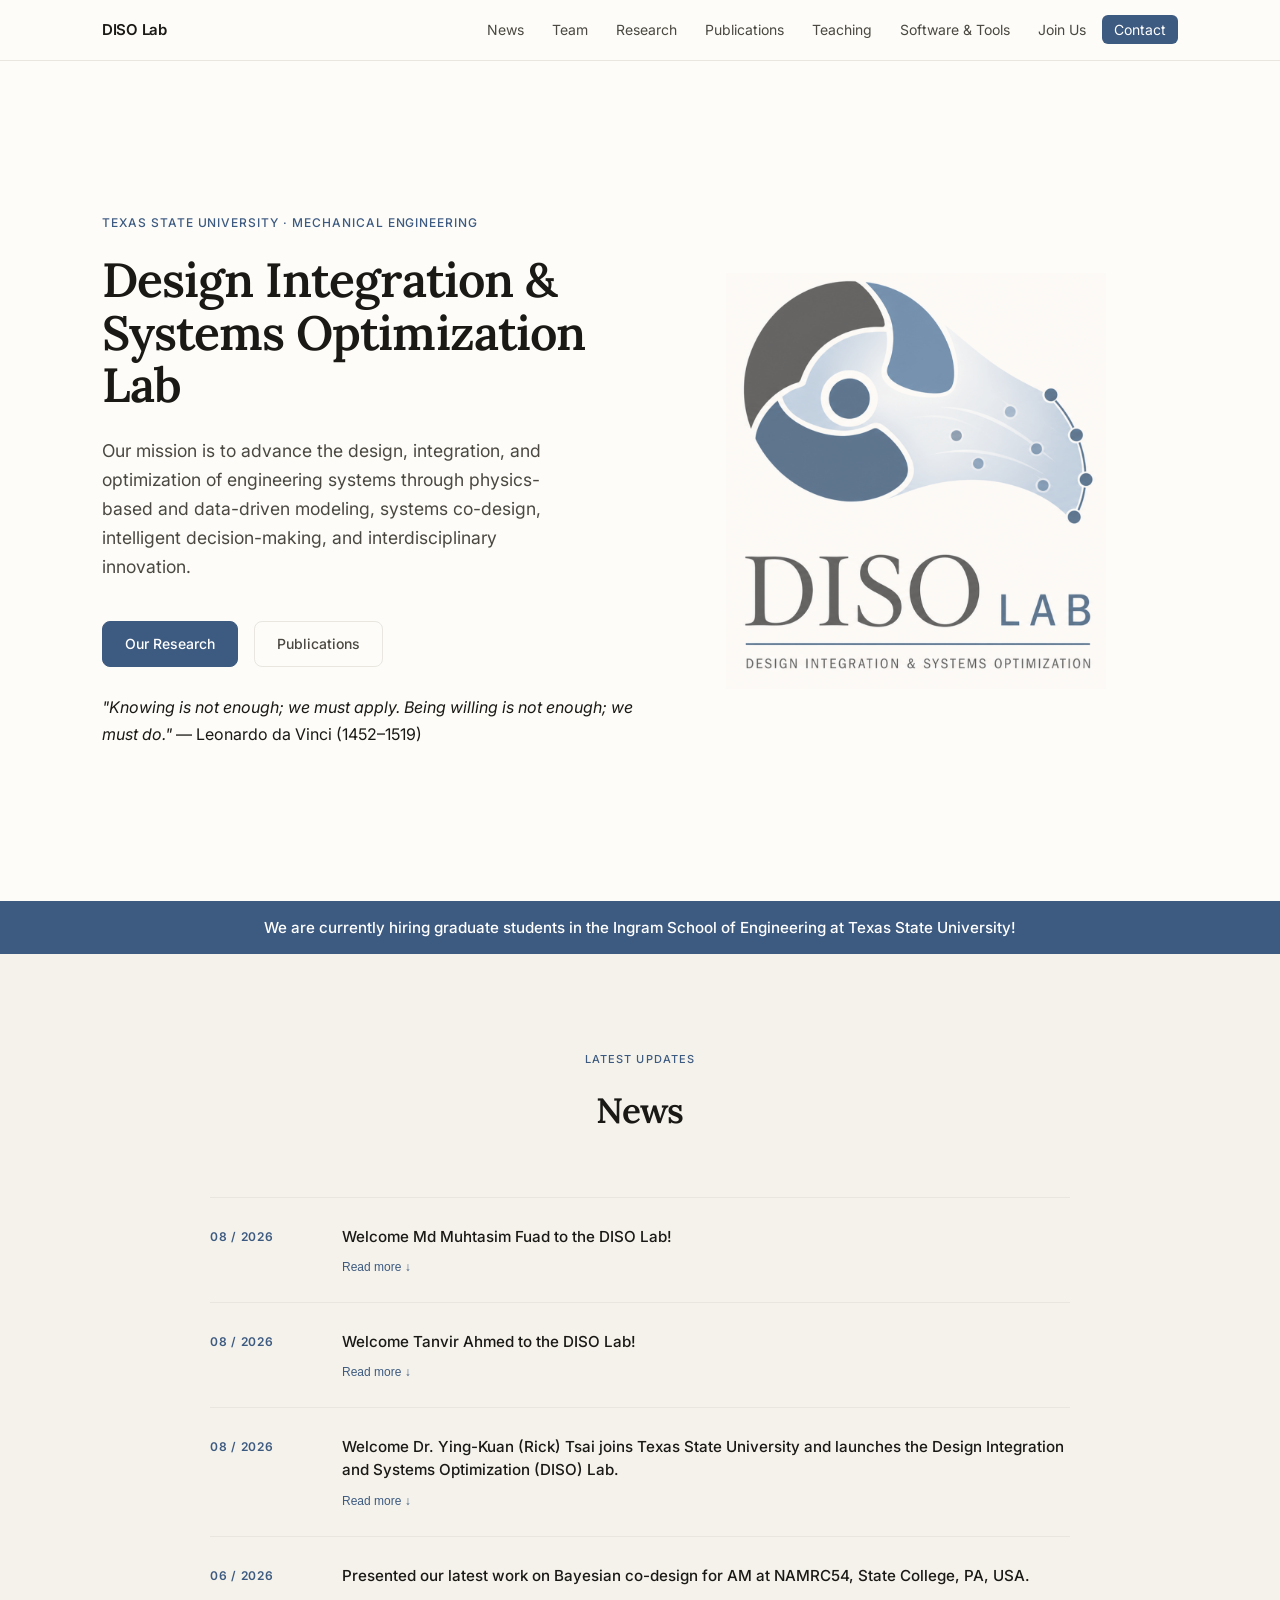
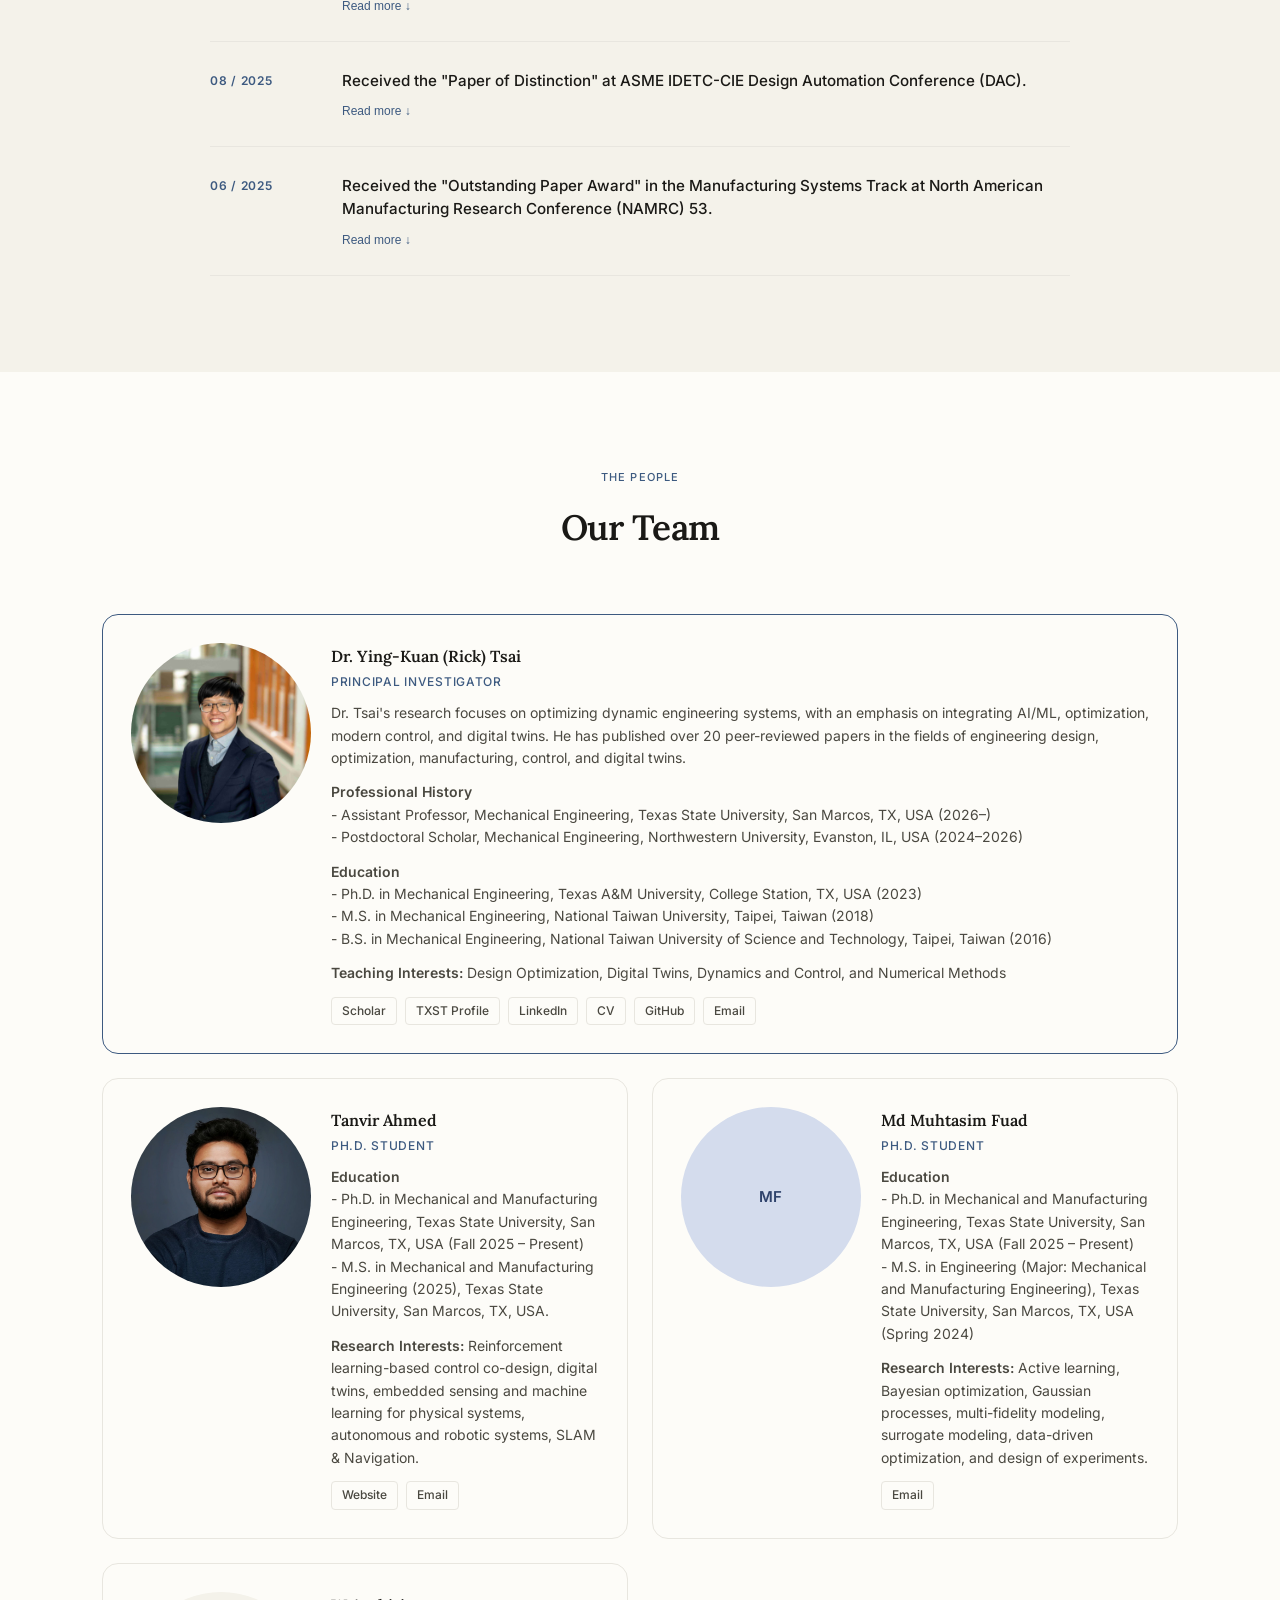
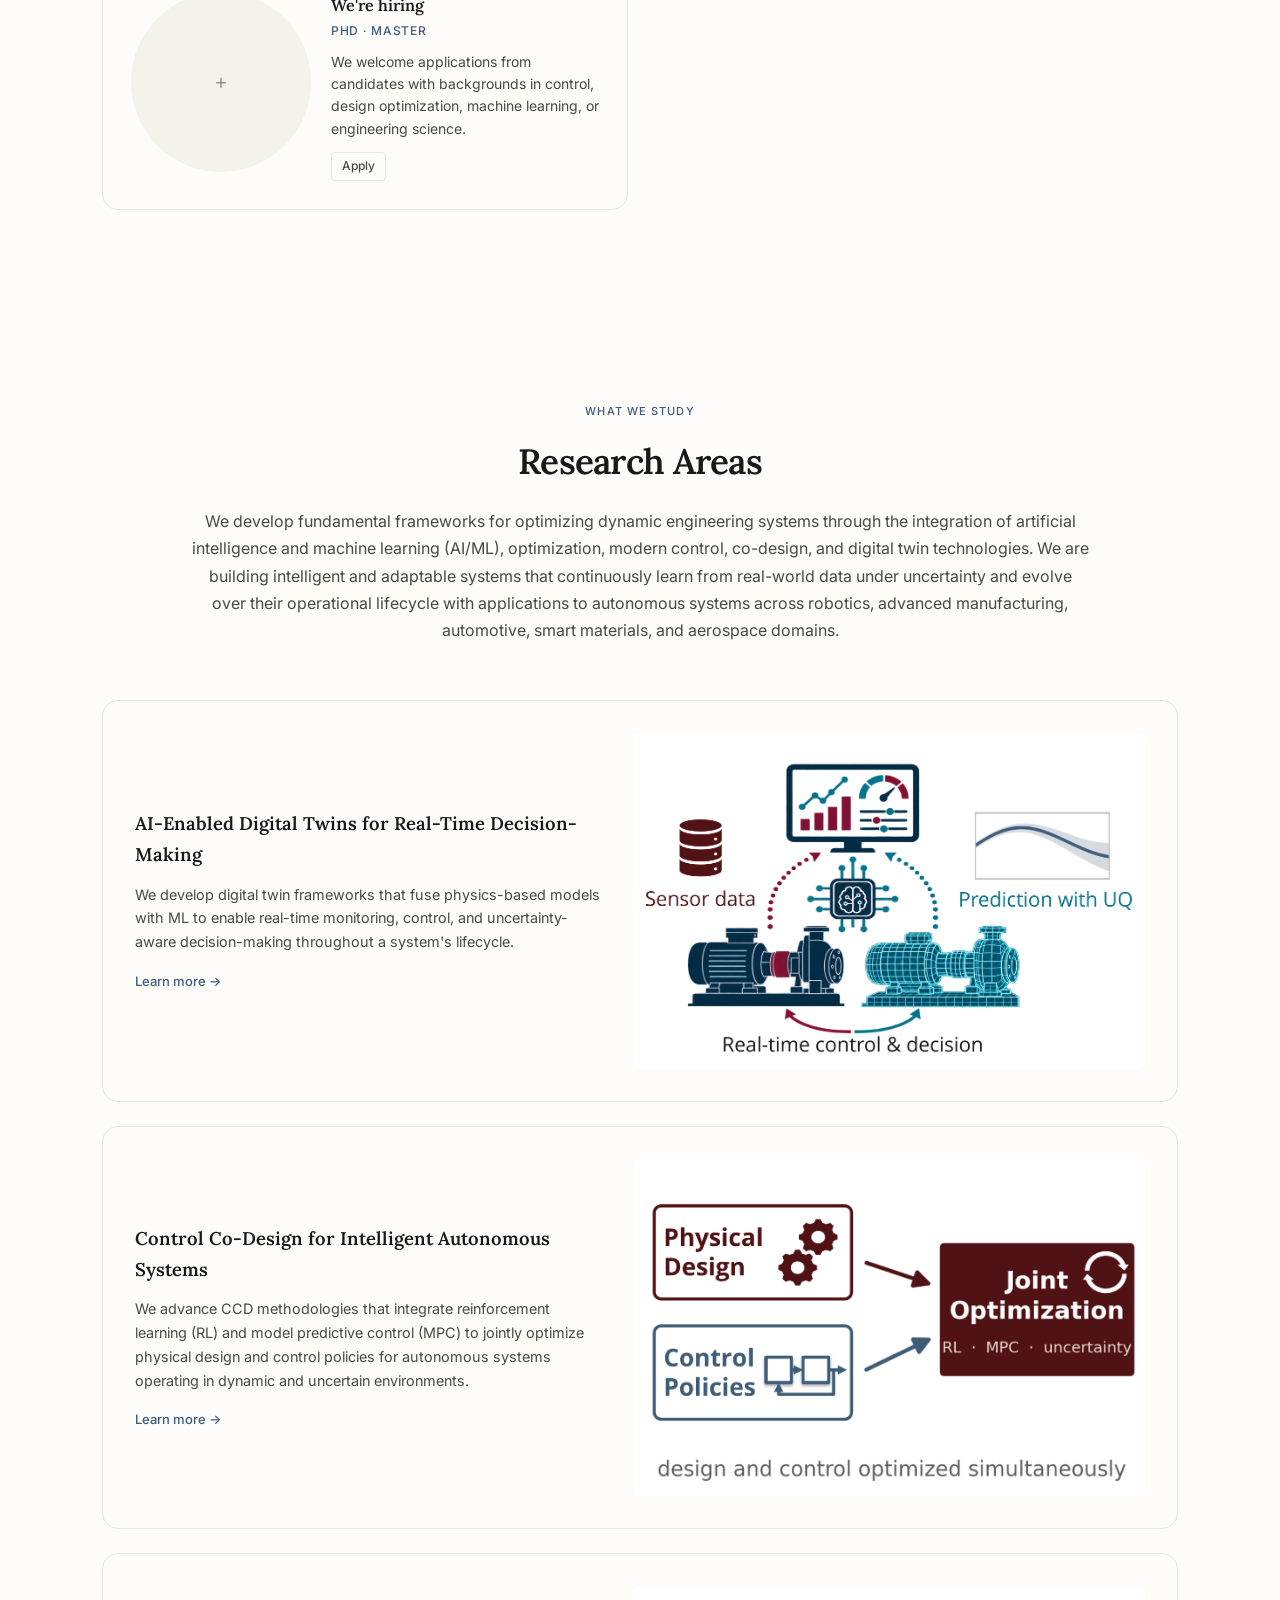
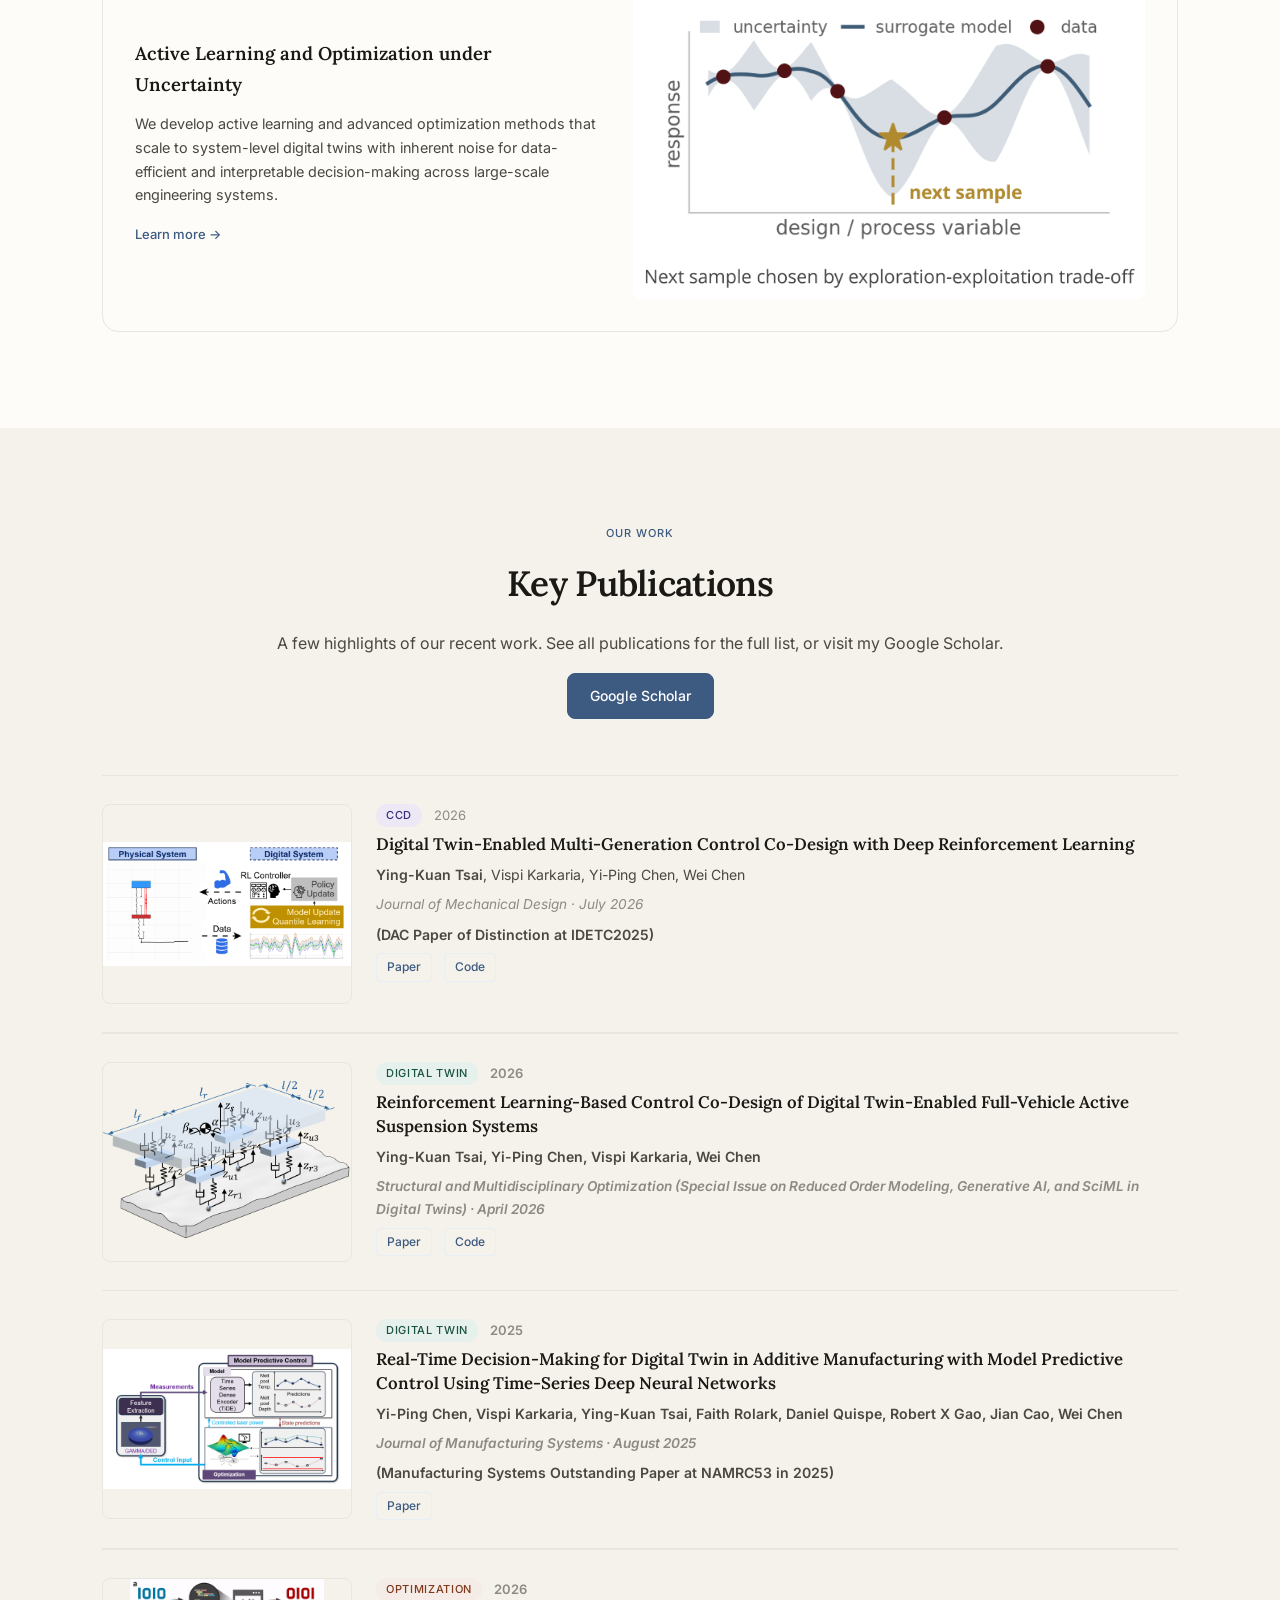
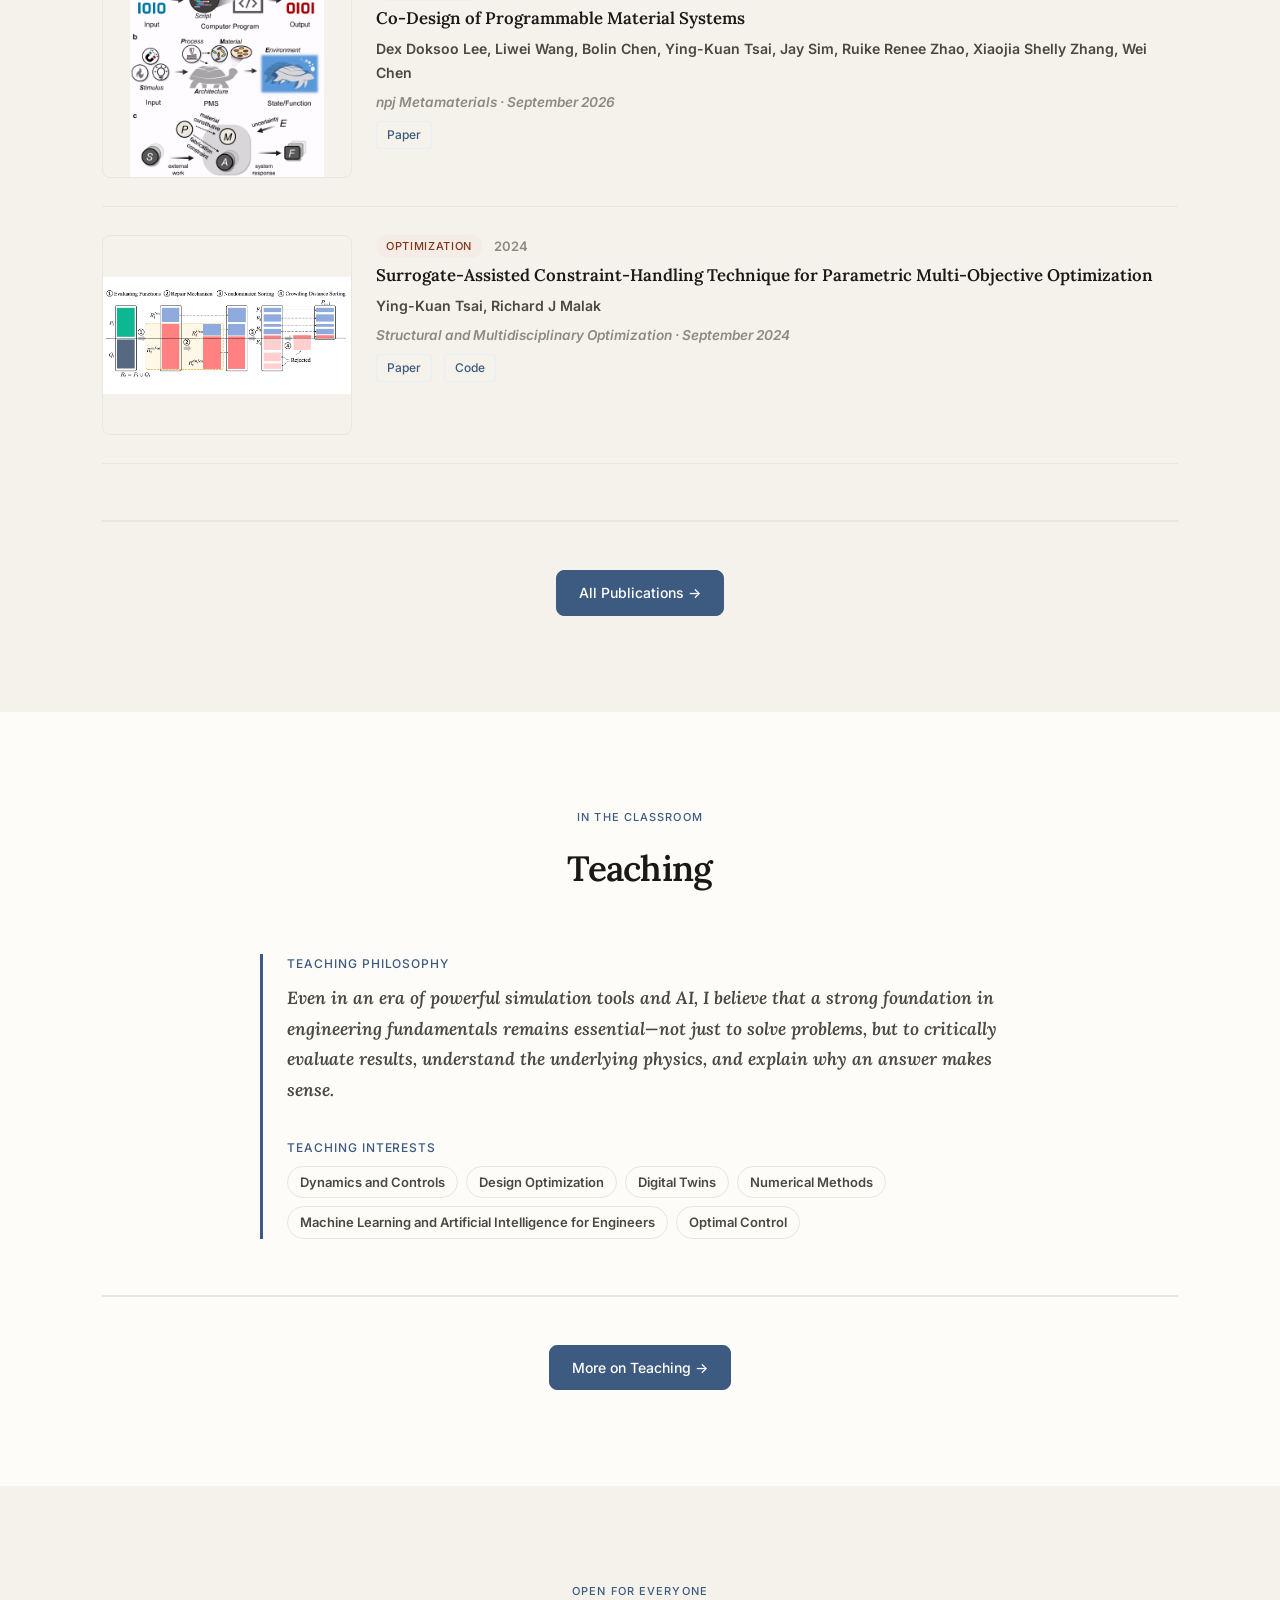
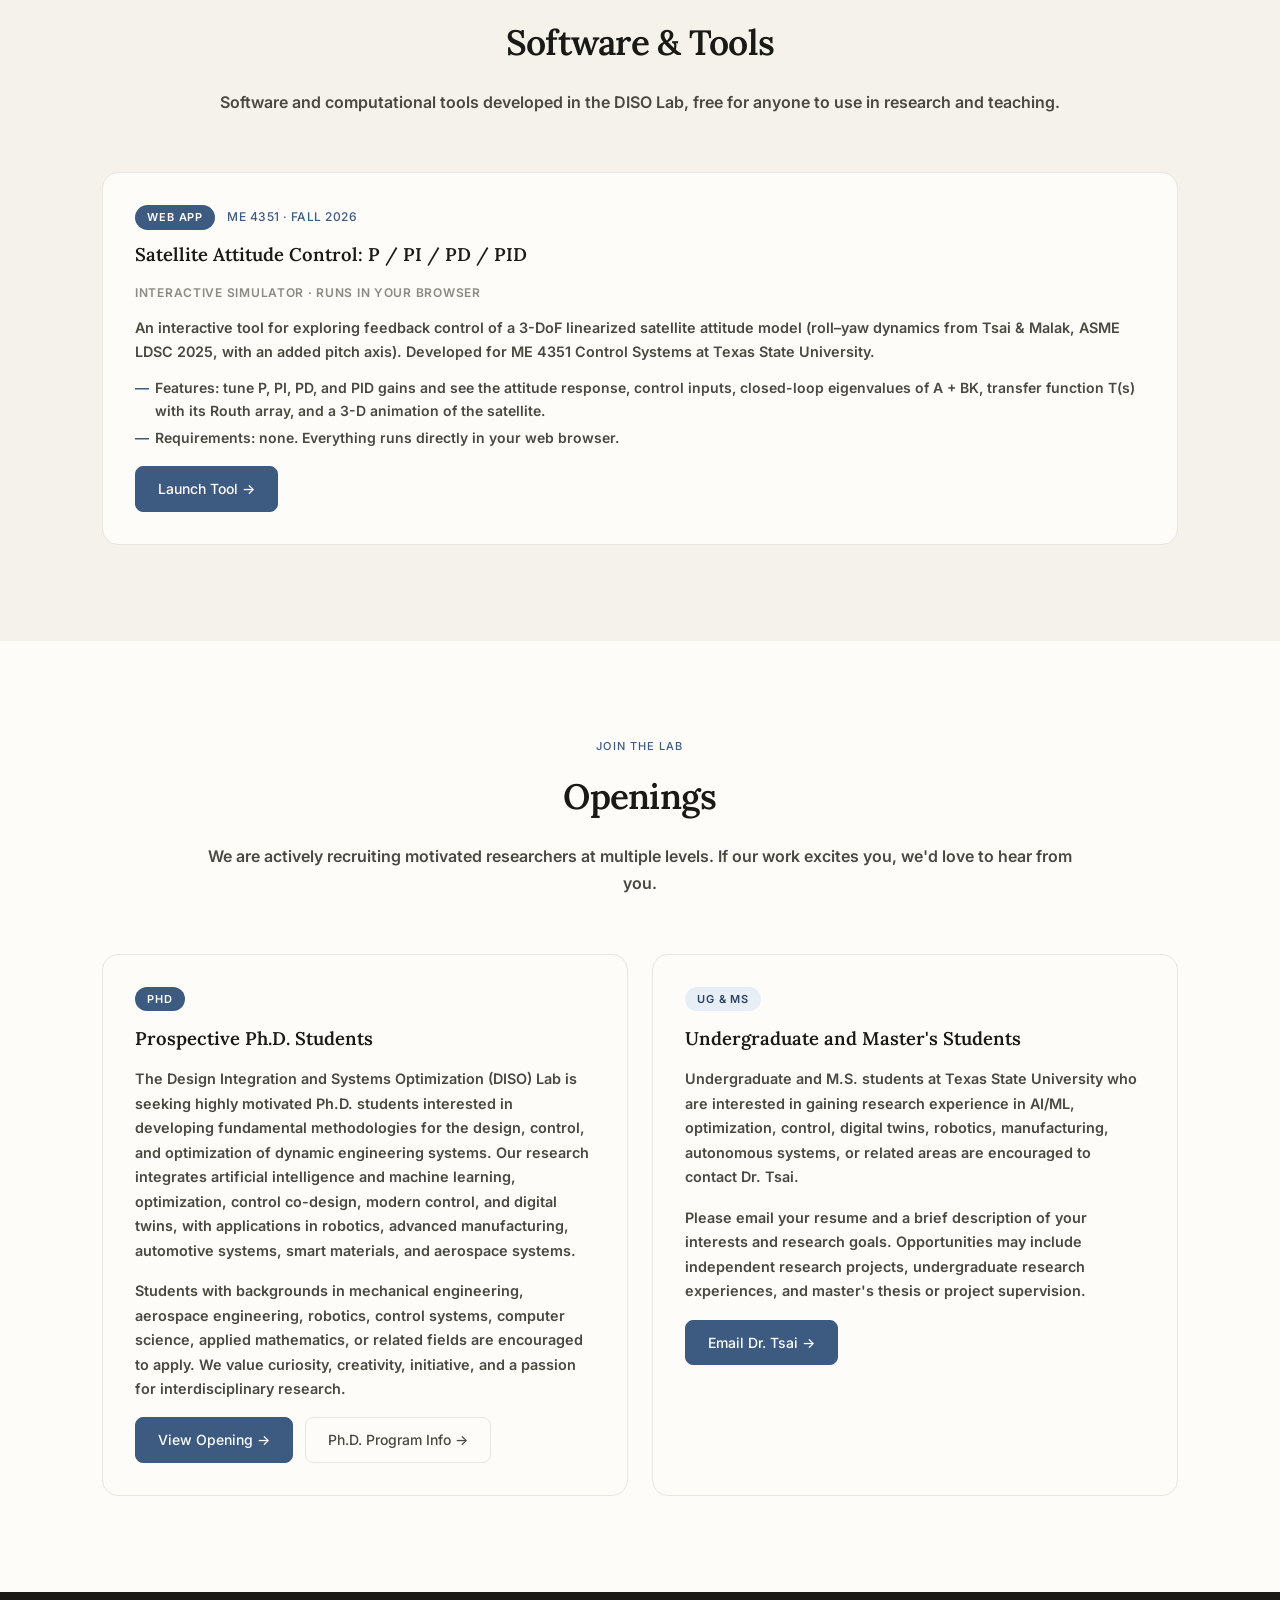
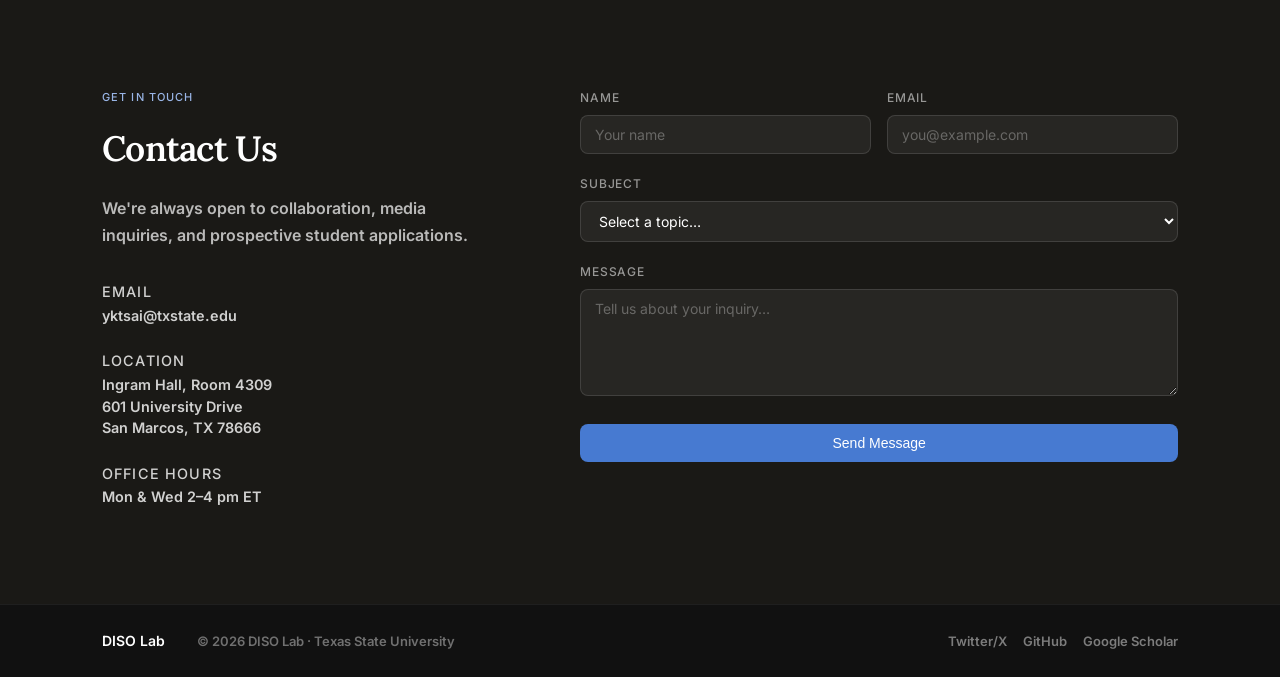
<file: index.html>
<!DOCTYPE html>
<html lang="en">
<head>
  <meta charset="UTF-8" />
  <meta name="viewport" content="width=device-width, initial-scale=1.0" />
  <title>Design Integration and Systems Optimization Lab by Dr. Ying-Kuan (Rick) Tsai</title>
  <link rel="preconnect" href="https://fonts.googleapis.com" />
  <link rel="preconnect" href="https://fonts.gstatic.com" crossorigin />
  <link href="https://fonts.googleapis.com/css2?family=Inter:wght@300;400;500;600&family=Lora:ital,wght@0,400;0,600;1,400&display=swap" rel="stylesheet" />
  <link rel="stylesheet" href="style.css" />
  <link rel="icon" type="image/png" href="images/diso_lab_logo_v2.png" />
</head>
<body>

  <!-- NAV -->
  <nav class="nav">
    <div class="nav-inner">
      <a href="#home" class="nav-logo">DISO Lab</a>
      <ul class="nav-links">
        <li><a href="#news">News</a></li>
        <li><a href="#team">Team</a></li>
        <li><a href="#research">Research</a></li>
        <li><a href="#publications">Publications</a></li>
        <li><a href="#teaching">Teaching</a></li>
        <li><a href="#tools">Software &amp; Tools</a></li>
        <li><a href="#join">Join Us</a></li>
        <li><a href="#contact" class="nav-cta">Contact</a></li>
      </ul>
      <button class="nav-hamburger" aria-label="Toggle menu" onclick="toggleNav()">
        <span></span><span></span><span></span>
      </button>
    </div>
  </nav>

  <!-- MOBILE NAV -->
  <div class="mobile-nav" id="mobile-nav">
    <a href="#news"           onclick="closeNav()">News</a>
    <a href="#team"           onclick="closeNav()">Team</a>
    <a href="#research"       onclick="closeNav()">Research</a>
    <a href="#publications"   onclick="closeNav()">Publications</a>
    <a href="#teaching"        onclick="closeNav()">Teaching</a>
    <a href="#tools"          onclick="closeNav()">Software &amp; Tools</a>
    <a href="#join"           onclick="closeNav()">Join Us</a>
    <a href="#contact"        onclick="closeNav()">Contact</a>
  </div>

  <!-- HERO -->
  <section id="home" class="hero">
    <div class="hero-inner">
      <p class="hero-eyebrow">Texas State University · Mechanical Engineering</p>
      <h1 class="hero-title">Design Integration &<br>Systems Optimization Lab</h1>
      <p class="hero-sub">Our mission is to advance the design, integration, and optimization of engineering systems through physics-based and data-driven modeling, systems co-design, intelligent decision-making, and interdisciplinary innovation.</p>
      <div class="hero-actions">
        <a href="#research" class="btn btn-primary">Our Research</a>
        <a href="#publications" class="btn btn-ghost">Publications</a>
      </div>
      <br>
      <blockquote class="hero-quote">
        <cite>"Knowing is not enough; we must apply. Being willing is not enough; we must do."</cite>
        — Leonardo da Vinci (1452–1519)
      </blockquote>
    </div>
      <div class="hero-decoration">
        <img src="images/diso_lab_logo_v2_with_name.png" alt="DISO Lab logo" style="width: 100%; height: auto; display: block;" />
      </div>
  </section>

  <!-- HIRING BANNER -->
  <div class="hiring-banner">
    We are currently hiring graduate students in the Ingram School of Engineering at Texas State University!
  </div>

  <!-- NEWS -->
  <section id="news" class="section section-alt">
    <div class="container">
      <div class="section-header">
        <p class="section-eyebrow">Latest updates</p>
        <h2 class="section-title">News</h2>
      </div>
 
      <div class="news-list">

        <div class="news-item">
          <div class="news-date">08 / 2026</div>
          <div class="news-body">
            <p class="news-headline">Welcome Md Muhtasim Fuad to the DISO Lab!</p>
            <button class="news-toggle">Read more ↓</button>
            <p class="news-detail">
              We are excited to welcome Md Muhtasim Fuad to the Design Integration and Systems Optimization (DISO) Lab! Fuad joined the lab in August 2026 as a Ph.D. student in the Mechanical and Manufacturing Engineering program at Texas State University. For more his info, please see <a href="#md-muhtasim-fuad">his profile page</a>.
            </p>
            <p class="news-detail">Welcome to the DISO Lab, Fuad!</p>
          </div>
        </div>

        <div class="news-item">
          <div class="news-date">08 / 2026</div>
          <div class="news-body">
            <p class="news-headline">Welcome Tanvir Ahmed to the DISO Lab!</p>
            <button class="news-toggle">Read more ↓</button>
            <p class="news-detail">
              We are excited to welcome Tanvir Ahmed to the Design Integration and Systems Optimization (DISO) Lab! Tanvir joined the lab in August 2026 as a Ph.D. student in the Mechanical and Manufacturing Engineering program at Texas State University. For more his info, please see <a href="#tanvir-ahmed">his profile page</a>.
            </p>
            <p class="news-detail">Welcome to the DISO Lab, Tanvir!</p>
          </div>
        </div>

        <div class="news-item">
          <div class="news-date">08 / 2026</div>
          <div class="news-body">
            <p class="news-headline">Welcome Dr. Ying-Kuan (Rick) Tsai joins Texas State University and launches the Design Integration and Systems Optimization (DISO) Lab.</p>
            <button class="news-toggle">Read more ↓</button>
            <p class="news-detail">
              Dr. Ying-Kuan (Rick) Tsai has officially joined the Ingram School of Engineering at Texas State University as an Assistant Professor of Mechanical Engineering and launched the Design Integration and Systems Optimization (DISO) Lab.
            </p>
          </div>
        </div>

        <div class="news-item">
          <div class="news-date">06 / 2026</div>
          <div class="news-body">
            <p class="news-headline">Presented our latest work on Bayesian co-design for AM at NAMRC54, State College, PA, USA.</p>
            <button class="news-toggle">Read more ↓</button>
            <p class="news-detail">
              Dr. Tsai presented the paper <em>"UNiCO-AM: Uncertainty-aware Neural Co-design for Additive Manufacturing via an Attention-based Spatio-Temporal Neural Operator and Bayesian Optimization"</em> at the North American Manufacturing Research Conference (NAMRC) 54. This work introduces a co-design framework for additive manufacturing that jointly optimizes material properties and process parameters under uncertainty.
            </p>
          </div>
        </div>

        <div class="news-item">
          <div class="news-date">08 / 2025</div>
          <div class="news-body">
            <p class="news-headline">Received the "Paper of Distinction" at ASME IDETC-CIE Design Automation Conference (DAC).</p>
            <button class="news-toggle">Read more ↓</button>
            <p class="news-detail">
              Top 10 papers selected from 101 accepted papers by the Design Automation Conference (DAC) committee. The recognized paper is <em>"Multi-generational Control Co-Design for Digital Twin-enabled Systems with Deep Reinforcement Learning."</em>
              <img src="images/DAC_paper_distinction.jpeg" alt="Paper of Distinction at ASME IDETC-CIE DAC 2025" style="display: block; margin-top: 1rem; width: 100%; max-width: 480px; border-radius: 8px;" />
            </p>
          </div>
        </div>

        <div class="news-item">
          <div class="news-date">06 / 2025</div>
          <div class="news-body">
            <p class="news-headline">Received the "Outstanding Paper Award" in the Manufacturing Systems Track at North American Manufacturing Research Conference (NAMRC) 53.</p>
            <button class="news-toggle">Read more ↓</button>
            <p class="news-detail">
              Top 2 papers selected from 269 accepted papers by the conference committee. The recognized paper is <em>"Real-Time Decision-Making for Digital Twin in Additive Manufacturing with Model Predictive Control using Time-Series Deep Neural Networks."</em>
              <img src="images/NAMRC_outstanding_paper_award.jpg" alt="Outstanding Paper Award at NAMRC 53" style="display: block; margin-top: 1rem; width: 100%; max-width: 480px; border-radius: 8px;" />
            </p>
          </div>
        </div>

      </div>
    </div>
  </section>

    <!-- TEAM -->
  <section id="team" class="section">
    <div class="container">
      <div class="section-header">
        <p class="section-eyebrow">The people</p>
        <h2 class="section-title">Our Team</h2>
      </div>

      <div class="team-grid">

        <div class="team-card pi">
          <img class="team-avatar" src="images/tsai_resized_v2.jpg" alt="Dr. Ying-Kuan (Rick) Tsai" style="object-fit: cover;" />
          <div class="team-info">
            <h3>Dr. Ying-Kuan (Rick) Tsai</h3>
            <p class="team-role">Principal Investigator</p>
            <p class="team-bio">Dr. Tsai's research focuses on optimizing dynamic engineering systems, with an emphasis on integrating AI/ML, optimization, modern control, and digital twins. He has published over 20 peer-reviewed papers in the fields of engineering design, optimization, manufacturing, control, and digital twins.</p>
            <p class="team-bio"><strong>Professional History</strong><br>
              - Assistant Professor, Mechanical Engineering, Texas State University, San Marcos, TX, USA (2026–)<br>
              - Postdoctoral Scholar, Mechanical Engineering, Northwestern University, Evanston, IL, USA (2024–2026)
              </p>
              
            <p class="team-bio"><strong>Education</strong><br>
              - Ph.D. in Mechanical Engineering, Texas A&M University, College Station, TX, USA (2023)<br>
              - M.S. in Mechanical Engineering, National Taiwan University, Taipei, Taiwan (2018)<br>
              - B.S. in Mechanical Engineering, National Taiwan University of Science and Technology, Taipei, Taiwan (2016)
              </p>
            <p class="team-bio"><strong>Teaching Interests:</strong> Design Optimization, Digital Twins, Dynamics and Control, and Numerical Methods<br>
              <div class="team-links">
              <a href="https://scholar.google.com/citations?hl=en&authuser=3&user=FnJgFQEAAAAJ" class="tl">Scholar</a>
              <a href="https://faculty.txst.edu/profile/2705881" class="tl">TXST Profile</a>
              <a href="https://www.linkedin.com/in/ying-kuan-rick-tsai-49884691/" class="tl">LinkedIn</a>
              <a href="https://drive.google.com/file/d/1wnWGbhHS1E1gqeeDArSxwpMLTj0KM5x9/view?usp=sharing" class="tl">CV</a>
              <a href="https://github.com/TsaiYK" class="tl">GitHub</a>
              <a href="mailto:yktsai@txstate.edu" class="tl">Email</a>
            </div>
          </div>
        </div>

        <div class="team-card" id="tanvir-ahmed">
          <img class="team-avatar" src="images/Tanvir Headshot.jpg" alt="Tanvir Ahmed" style="object-fit: cover;" />
          <div class="team-info">
            <h3>Tanvir Ahmed</h3>
            <p class="team-role">Ph.D. Student</p>
            <p class="team-bio"><strong>Education</strong><br>
              - Ph.D. in Mechanical and Manufacturing Engineering, Texas State University, San Marcos, TX, USA (Fall 2025 – Present)<br>
              - M.S. in Mechanical and Manufacturing Engineering (2025), Texas State University, San Marcos, TX, USA.
              </p>
            <p class="team-bio"><strong>Research Interests:</strong> Reinforcement learning-based control co-design, digital twins, embedded sensing and machine learning for physical systems, autonomous and robotic systems, SLAM & Navigation.</p>
            <div class="team-links">
              <a href="https://tanvirahmedme.com/" class="tl">Website</a>
              <a href="mailto:wfk20@txstate.edu" class="tl">Email</a>
            </div>
          </div>
        </div>

        <div class="team-card" id="md-muhtasim-fuad">
          <div class="team-avatar">MF</div>
          <div class="team-info">
            <h3>Md Muhtasim Fuad</h3>
            <p class="team-role">Ph.D. Student</p>
            <p class="team-bio"><strong>Education</strong><br>
              - Ph.D. in Mechanical and Manufacturing Engineering, Texas State University, San Marcos, TX, USA (Fall 2025 – Present)<br>
              - M.S. in Engineering (Major: Mechanical and Manufacturing Engineering), Texas State University, San Marcos, TX, USA (Spring 2024)
              </p>
            <p class="team-bio"><strong>Research Interests:</strong> Active learning, Bayesian optimization, Gaussian processes, multi-fidelity modeling, surrogate modeling, data-driven optimization, and design of experiments.</p>
            <div class="team-links">
              <a href="mailto:fuad.m@txstate.edu" class="tl">Email</a>
            </div>
          </div>
        </div>

        <div class="team-card joining">
          <div class="team-avatar joining-av">+</div>
          <div class="team-info">
            <h3>We're hiring</h3>
            <p class="team-role">PhD · Master</p>
            <p class="team-bio">We welcome applications from candidates with backgrounds in control, design optimization, machine learning, or engineering science.</p>
            <div class="team-links"><a href="#contact" class="tl">Apply</a></div>
          </div>
        </div>

      </div>
    </div>
  </section>

  <!-- RESEARCH -->
  <section id="research" class="section">
    <div class="container">
      <div class="section-header">
        <p class="section-eyebrow">What we study</p>
        <h2 class="section-title">Research Areas</h2>
        <p class="section-desc">We develop fundamental frameworks for optimizing dynamic engineering systems through the integration of artificial intelligence and machine learning (AI/ML), optimization, modern control, co-design, and digital twin technologies. We are building intelligent and adaptable systems that continuously learn from real-world data under uncertainty and evolve over their operational lifecycle with applications to autonomous systems across robotics, advanced manufacturing, automotive, smart materials, and aerospace domains.</p>
      </div>

      <div class="research-list">

        <div class="research-card rc-row">
          <div class="rc-text">
            <h3>AI-Enabled Digital Twins for Real-Time Decision-Making</h3>
            <p>We develop digital twin frameworks that fuse physics-based models with ML to enable real-time monitoring, control, and uncertainty-aware decision-making throughout a system's lifecycle.</p>
            <a href="research-digital-twins.html" class="rc-link">Learn more →</a>
          </div>
          <img class="rc-figure" src="images/DigitalTwins.png" alt="Digital twin loop: sensor data from a physical pump feeds an AI model and its digital twin, producing predictions with uncertainty quantification for real-time control and decision-making" />
        </div>

        <div class="research-card rc-row">
          <div class="rc-text">
            <h3>Control Co-Design for Intelligent Autonomous Systems</h3>
            <p>We advance CCD methodologies that integrate reinforcement learning (RL) and model predictive control (MPC) to jointly optimize physical design and control policies for autonomous systems operating in dynamic and uncertain environments.</p>
            <a href="research-ccd.html" class="rc-link">Learn more →</a>
          </div>
          <img class="rc-figure" src="images/CCD.png" alt="Control co-design: physical design and control policies feed a joint optimization using RL, MPC, and uncertainty" />
        </div>

        <div class="research-card rc-row">
          <div class="rc-text">
            <h3>Active Learning and Optimization under Uncertainty</h3>
            <p>We develop active learning and advanced optimization methods that scale to system-level digital twins with inherent noise for data-efficient and interpretable decision-making across large-scale engineering systems.</p>
            <a href="research-optimization.html" class="rc-link">Learn more →</a>
          </div>
          <img class="rc-figure" src="images/ActiveLearning.png" alt="Active learning: a surrogate model with uncertainty band fitted to data, with the next sample chosen by an exploration-exploitation trade-off" />
        </div>

      </div>
    </div>
  </section>

  <!-- PUBLICATIONS -->
  <section id="publications" class="section section-alt">
    <div class="container">
      <div class="section-header">
        <p class="section-eyebrow">Our work</p>
        <h2 class="section-title">Key Publications</h2>
        <p class="section-desc">A few highlights of our recent work. See all publications for the full list, or visit my Google Scholar.</p>
        <a href="https://scholar.google.com/citations?hl=en&authuser=3&user=FnJgFQEAAAAJ" 
           target="_blank" class="btn btn-primary" style="margin-top: 1rem;">
          Google Scholar
        </a>
      </div>

      <div class="pub-list" id="pub-list">

        <article class="pub-item" data-tag="ccd">
          <div class="pub-media">
            <img src="images/DT_CCD_RL_Animation_advertise.gif" alt="Digital Twin CCD RL animation" />
          </div>
          <div class="pub-body">
            <div class="pub-meta">
              <span class="pub-tag">CCD</span>
              <span class="pub-year">2026</span>
            </div>
            <h3 class="pub-title">Digital Twin-Enabled Multi-Generation Control Co-Design with Deep Reinforcement Learning</h3>
            <p class="pub-authors"><strong>Ying-Kuan Tsai</strong>, Vispi Karkaria, Yi-Ping Chen, Wei Chen</p>
            <p class="pub-venue">Journal of Mechanical Design · July 2026</p> 
            <p class="pub-authors"><strong>(DAC Paper of Distinction at IDETC2025)<strong></p>
            <div class="pub-links">
              <a href="https://doi.org/10.1115/1.4072056" target="_blank" class="pub-link">Paper</a>
              <a href="https://github.com/TsaiYK/ControlCoDesign_DigitalTwin_RL" target="_blank" class="pub-link">Code</a>
            </div>
          </div>
        </article>

        <article class="pub-item" data-tag="digitaltwin">
          <div class="pub-media">
            <img src="images/FullVehicleActiveSuspension.png" alt="Full vehicle active suspension system" />
          </div>
          <div class="pub-body">
            <div class="pub-meta">
              <span class="pub-tag">Digital Twin</span>
              <span class="pub-year">2026</span>
            </div>
            <h3 class="pub-title">Reinforcement Learning-Based Control Co-Design of Digital Twin-Enabled Full-Vehicle Active Suspension Systems</h3>
            <p class="pub-authors"><strong>Ying-Kuan Tsai</strong>, Yi-Ping Chen, Vispi Karkaria, Wei Chen</p>
            <p class="pub-venue">Structural and Multidisciplinary Optimization (Special Issue on Reduced Order Modeling, Generative AI, and SciML in Digital Twins) · April 2026</p>
            <div class="pub-links">
              <a href="https://link.springer.com/article/10.1007/s00158-026-04304-y" target="_blank" class="pub-link">Paper</a>
              <a href="https://github.com/TsaiYK/ControlCoDesign_DigitalTwin_RL_FullVehicleActiveSuspension" target="_blank" class="pub-link">Code</a>
            </div>
          </div>
          
        </article>

        <article class="pub-item" data-tag="digitaltwin">
          <div class="pub-media">
            <img src="images/MPC_AM_advertise.gif" alt="MPC additive manufacturing animation" />
          </div>
          <div class="pub-body">
            <div class="pub-meta">
              <span class="pub-tag">Digital Twin</span>
              <span class="pub-year">2025</span>
            </div>
            <h3 class="pub-title">Real-Time Decision-Making for Digital Twin in Additive Manufacturing with Model Predictive Control Using Time-Series Deep Neural Networks</h3>
            <p class="pub-authors">Yi-Ping Chen, Vispi Karkaria, <strong>Ying-Kuan Tsai</strong>, Faith Rolark, Daniel Quispe, Robert X Gao, Jian Cao, Wei Chen</p>
            <p class="pub-venue">Journal of Manufacturing Systems · August 2025</p>
            <p class="pub-authors"><strong>(Manufacturing Systems Outstanding Paper at NAMRC53 in 2025)<strong></p>
            <div class="pub-links">
              <a href="https://www.sciencedirect.com/science/article/pii/S0278612525000706" target="_blank" class="pub-link">Paper</a>
            </div>
          </div>
        </article>

        <article class="pub-item" data-tag="optimization">
          <div class="pub-media">
            <img src="images/CoDesign_ProgrammableMaterials.png" alt="Co-design framework for programmable material systems" />
          </div>
          <div class="pub-body">
            <div class="pub-meta">
              <span class="pub-tag">Optimization</span>
              <span class="pub-year">2026</span>
            </div>
            <h3 class="pub-title">Co-Design of Programmable Material Systems</h3>
            <p class="pub-authors">Dex Doksoo Lee, Liwei Wang, Bolin Chen, <strong>Ying-Kuan Tsai</strong>, Jay Sim, Ruike Renee Zhao, Xiaojia Shelly Zhang, Wei Chen</p>
            <p class="pub-venue">npj Metamaterials · September 2026</p>
            <div class="pub-links">
              <a href="https://www.nature.com/articles/s44455-026-00039-4" target="_blank" class="pub-link">Paper</a>
            </div>
          </div>
        </article>

        <article class="pub-item" data-tag="optimization">
          <div class="pub-media">
            <img src="images/BayesianCHT.png" alt="Bayesian constraint-handling technique for parametric optimization" />
          </div>
          <div class="pub-body">
            <div class="pub-meta">
              <span class="pub-tag">Optimization</span>
              <span class="pub-year">2024</span>
            </div>
            <h3 class="pub-title">Surrogate‑Assisted Constraint‑Handling Technique for Parametric Multi‑Objective Optimization</h3>
            <p class="pub-authors"><strong>Ying-Kuan Tsai</strong>, Richard J Malak</p>
            <p class="pub-venue">Structural and Multidisciplinary Optimization · September 2024</p>
            <div class="pub-links">
              <a href="https://link.springer.com/article/10.1007/s00158-024-03859-y" target="_blank" class="pub-link">Paper</a>
              <a href="https://github.com/TsaiYK/BayesianCHT" target="_blank" class="pub-link">Code</a>
            </div>
          </div>
        </article>

      </div>

      <!-- ALL PUBLICATIONS -->
      <div class="more-pubs-cta">
        <a href="publications.html" class="btn btn-primary">All Publications →</a>
      </div>

    </div>
  </section>

  <!-- TEACHING -->
  <section id="teaching" class="section">
    <div class="container">
      <div class="section-header">
        <p class="section-eyebrow">In the classroom</p>
        <h2 class="section-title">Teaching</h2>
      </div>

      <div class="philosophy">
        <p class="philosophy-label">Teaching Philosophy</p>
        <blockquote class="philosophy-quote">
          Even in an era of powerful simulation tools and AI, I believe that a strong foundation in engineering fundamentals remains essential—not just to solve problems, but to critically evaluate results, understand the underlying physics, and explain why an answer makes sense.
        </blockquote>

        <p class="philosophy-label" style="margin-top: 2rem;">Teaching Interests</p>
        <ul class="interest-tags">
          <li>Dynamics and Controls</li>
          <li>Design Optimization</li>
          <li>Digital Twins</li>
          <li>Numerical Methods</li>
          <li>Machine Learning and Artificial Intelligence for Engineers</li>
          <li>Optimal Control</li>
        </ul>
      </div>

      <!-- ALL TEACHING -->
      <div class="more-pubs-cta">
        <a href="teaching.html" class="btn btn-primary">More on Teaching →</a>
      </div>

    </div>
  </section>

  <!-- SOFTWARE & TOOLS -->
  <section id="tools" class="section section-alt">
    <div class="container">
      <div class="section-header">
        <p class="section-eyebrow">Open for everyone</p>
        <h2 class="section-title">Software &amp; Tools</h2>
        <p class="section-desc">Software and computational tools developed in the DISO Lab, free for anyone to use in research and teaching.</p>
      </div>

      <div class="research-grid">

        <div class="research-card">
          <div class="teaching-header">
            <span class="join-badge">Web App</span>
            <span class="teaching-term">ME 4351 · Fall 2026</span>
          </div>
          <h3>Satellite Attitude Control: P / PI / PD / PID</h3>
          <p class="teaching-role">Interactive simulator · Runs in your browser</p>
          <p class="teaching-desc">An interactive tool for exploring feedback control of a 3-DoF linearized satellite attitude model (roll–yaw dynamics from Tsai &amp; Malak, ASME LDSC 2025, with an added pitch axis). Developed for ME 4351 Control Systems at Texas State University.</p>
          <ul class="teaching-topics">
            <li><strong>Features:</strong> tune P, PI, PD, and PID gains and see the attitude response, control inputs, closed-loop eigenvalues of A + BK, transfer function T(s) with its Routh array, and a 3-D animation of the satellite.</li>
            <li><strong>Requirements:</strong> none. Everything runs directly in your web browser.</li>
          </ul>
          <div class="join-btn-group">
            <a href="tools/satellite_gui.html" target="_blank" class="btn btn-primary join-btn">Launch Tool →</a>
          </div>
        </div>

      </div>
    </div>
  </section>

  <!-- JOIN US -->
  <section id="join" class="section">
    <div class="container">
      <div class="section-header">
        <p class="section-eyebrow">Join the lab</p>
        <h2 class="section-title">Openings</h2>
        <p class="section-desc">We are actively recruiting motivated researchers at multiple levels. If our work excites you, we'd love to hear from you.</p>
      </div>

      <div class="join-grid">

        <div class="join-card">
          <div class="join-badge">PhD</div>
          <h3>Prospective Ph.D. Students</h3>
          <p>The Design Integration and Systems Optimization (DISO) Lab is seeking highly motivated Ph.D. students interested in developing fundamental methodologies for the design, control, and optimization of dynamic engineering systems. Our research integrates artificial intelligence and machine learning, optimization, control co-design, modern control, and digital twins, with applications in robotics, advanced manufacturing, automotive systems, smart materials, and aerospace systems.</p>
          <p>Students with backgrounds in mechanical engineering, aerospace engineering, robotics, control systems, computer science, applied mathematics, or related fields are encouraged to apply. We value curiosity, creativity, initiative, and a passion for interdisciplinary research.</p>
          <div class="join-btn-group">
            <a href="https://drive.google.com/file/d/1dKAsKvfubB6yN6Ty90BeJSW22QV6u_1q/view?usp=sharing" target="_blank" class="btn btn-primary join-btn">View Opening →</a>
            <a href="https://www.gradcollege.txst.edu/programs/mech-and-manufacturing-eng.html" target="_blank" class="btn btn-ghost join-btn">Ph.D. Program Info →</a>
          </div>
        </div>

        <div class="join-card">
          <div class="join-badge ug">UG &amp; MS</div>
          <h3>Undergraduate and Master's Students</h3>
          <p>Undergraduate and M.S. students at Texas State University who are interested in gaining research experience in AI/ML, optimization, control, digital twins, robotics, manufacturing, autonomous systems, or related areas are encouraged to contact Dr. Tsai.</p>
          <p>Please email your resume and a brief description of your interests and research goals. Opportunities may include independent research projects, undergraduate research experiences, and master's thesis or project supervision.</p>
          <a href="mailto:yktsai@txstate.edu" class="btn btn-primary join-btn">Email Dr. Tsai →</a>
        </div>

      </div>
    </div>
  </section>

  <!-- CONTACT -->
  <section id="contact" class="section section-contact">
    <div class="container">
      <div class="contact-grid">
        <div class="contact-left">
          <p class="section-eyebrow">Get in touch</p>
          <h2 class="section-title">Contact Us</h2>
          <p>We're always open to collaboration, media inquiries, and prospective student applications.</p>
          <div class="contact-info">
            <div class="ci-item">
              <span class="ci-label">Email</span>
              <a href="mailto:yktsai@txstate.edu">yktsai@txstate.edu</a>
            </div>
            <div class="ci-item">
              <span class="ci-label">Location</span>
              <span>Ingram Hall, Room 4309<br>
              601 University Drive<br>
              San Marcos, TX 78666</span>
            </div>
            <div class="ci-item">
              <span class="ci-label">Office hours</span>
              <span>Mon &amp; Wed 2–4 pm ET</span>
            </div>
          </div>
        </div>
        <form class="contact-form" onsubmit="handleForm(event)">
          <div class="form-row">
            <div class="form-group">
              <label for="name">Name</label>
              <input type="text" id="name" placeholder="Your name" required />
            </div>
            <div class="form-group">
              <label for="email">Email</label>
              <input type="email" id="email" placeholder="you@example.com" required />
            </div>
          </div>
          <div class="form-group">
            <label for="subject">Subject</label>
            <select id="subject">
              <option value="">Select a topic…</option>
              <option>Collaboration</option>
              <option>PhD Application</option>
              <option>Postdoc Application</option>
              <option>Media Inquiry</option>
              <option>Other</option>
            </select>
          </div>
          <div class="form-group">
            <label for="message">Message</label>
            <textarea id="message" rows="5" placeholder="Tell us about your inquiry…" required></textarea>
          </div>
          <button type="submit" class="btn btn-primary btn-full">Send Message</button>
          <p class="form-notice" id="form-notice" style="display:none"></p>
        </form>
      </div>
    </div>
  </section>

  <!-- FOOTER -->
  <footer class="footer">
    <div class="container footer-inner">
      <span class="footer-logo">DISO Lab</span>
      <span class="footer-copy">© 2026 DISO Lab · Texas State University</span>
      <div class="footer-links">
        <a href="#">Twitter/X</a>
        <a href="#">GitHub</a>
        <a href="#">Google Scholar</a>
      </div>
    </div>
  </footer>

  <script src="main.js"></script>
</body>
</html>
</file>
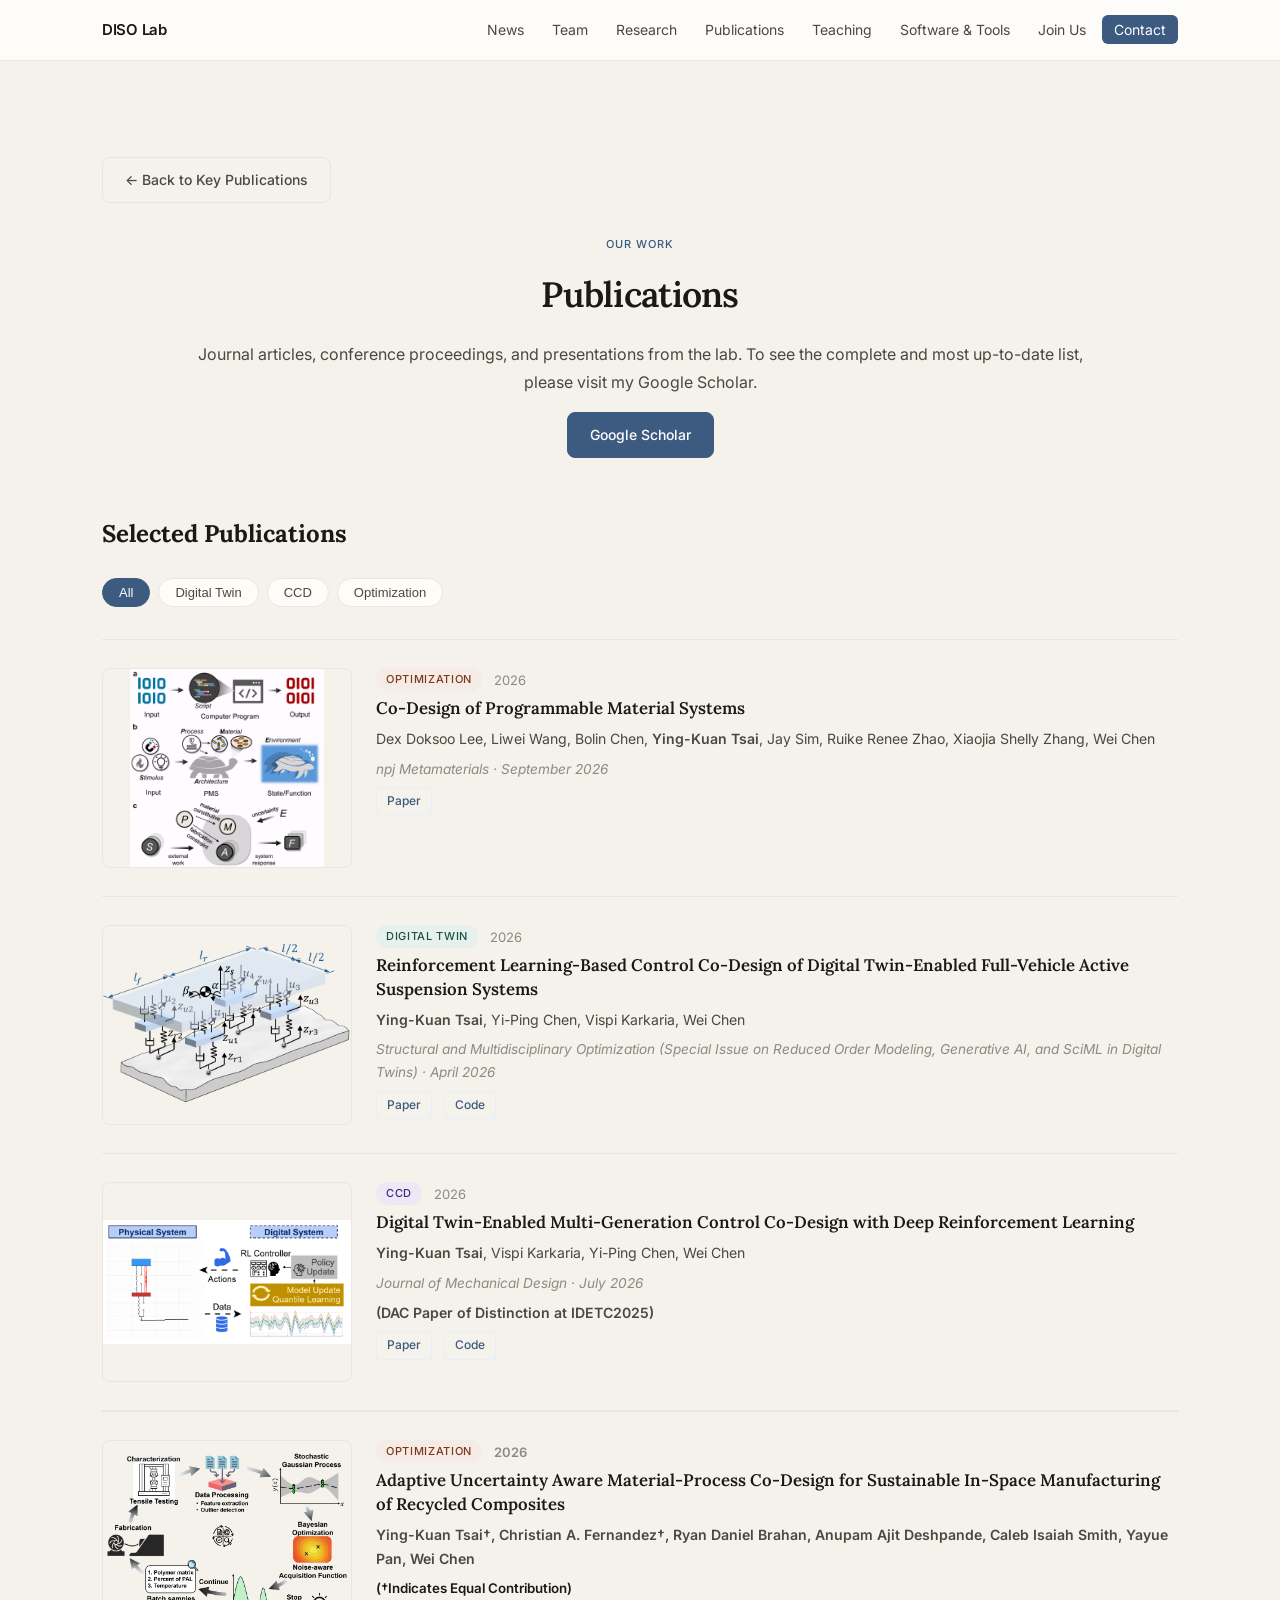
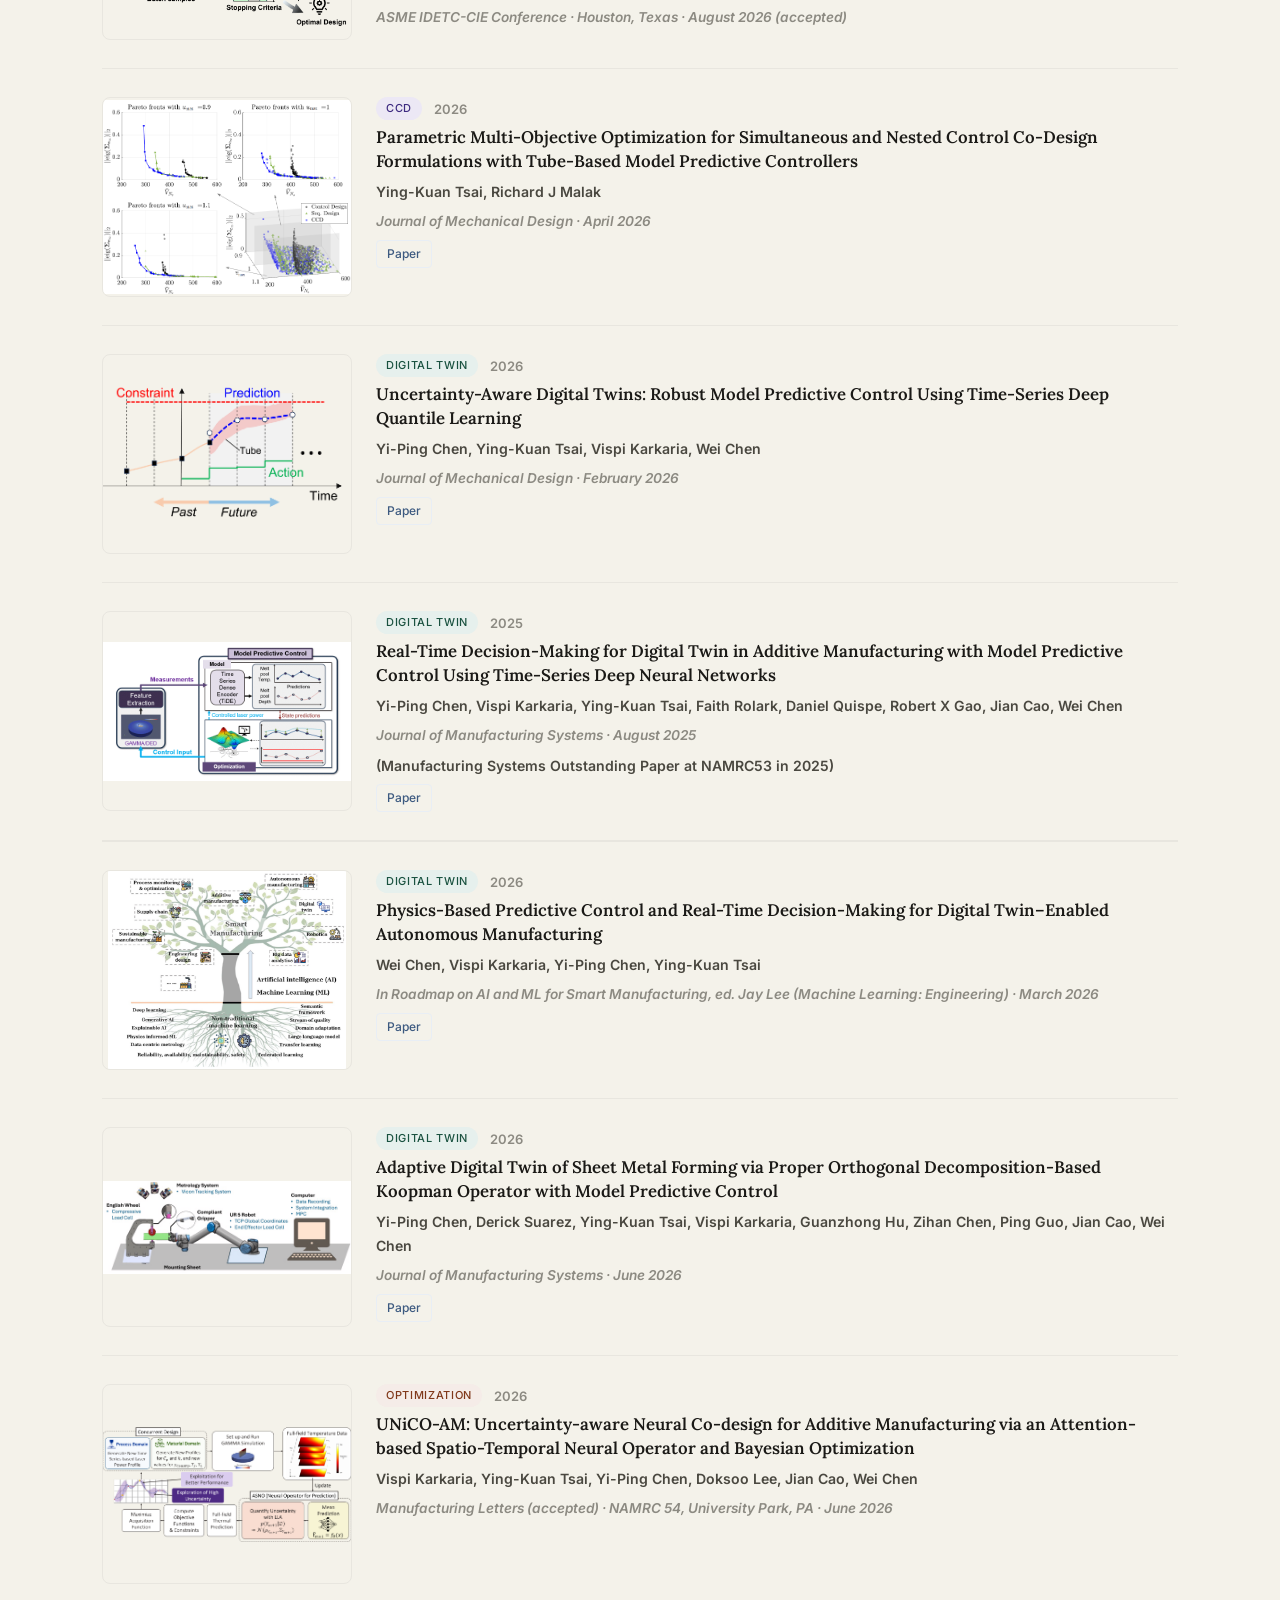
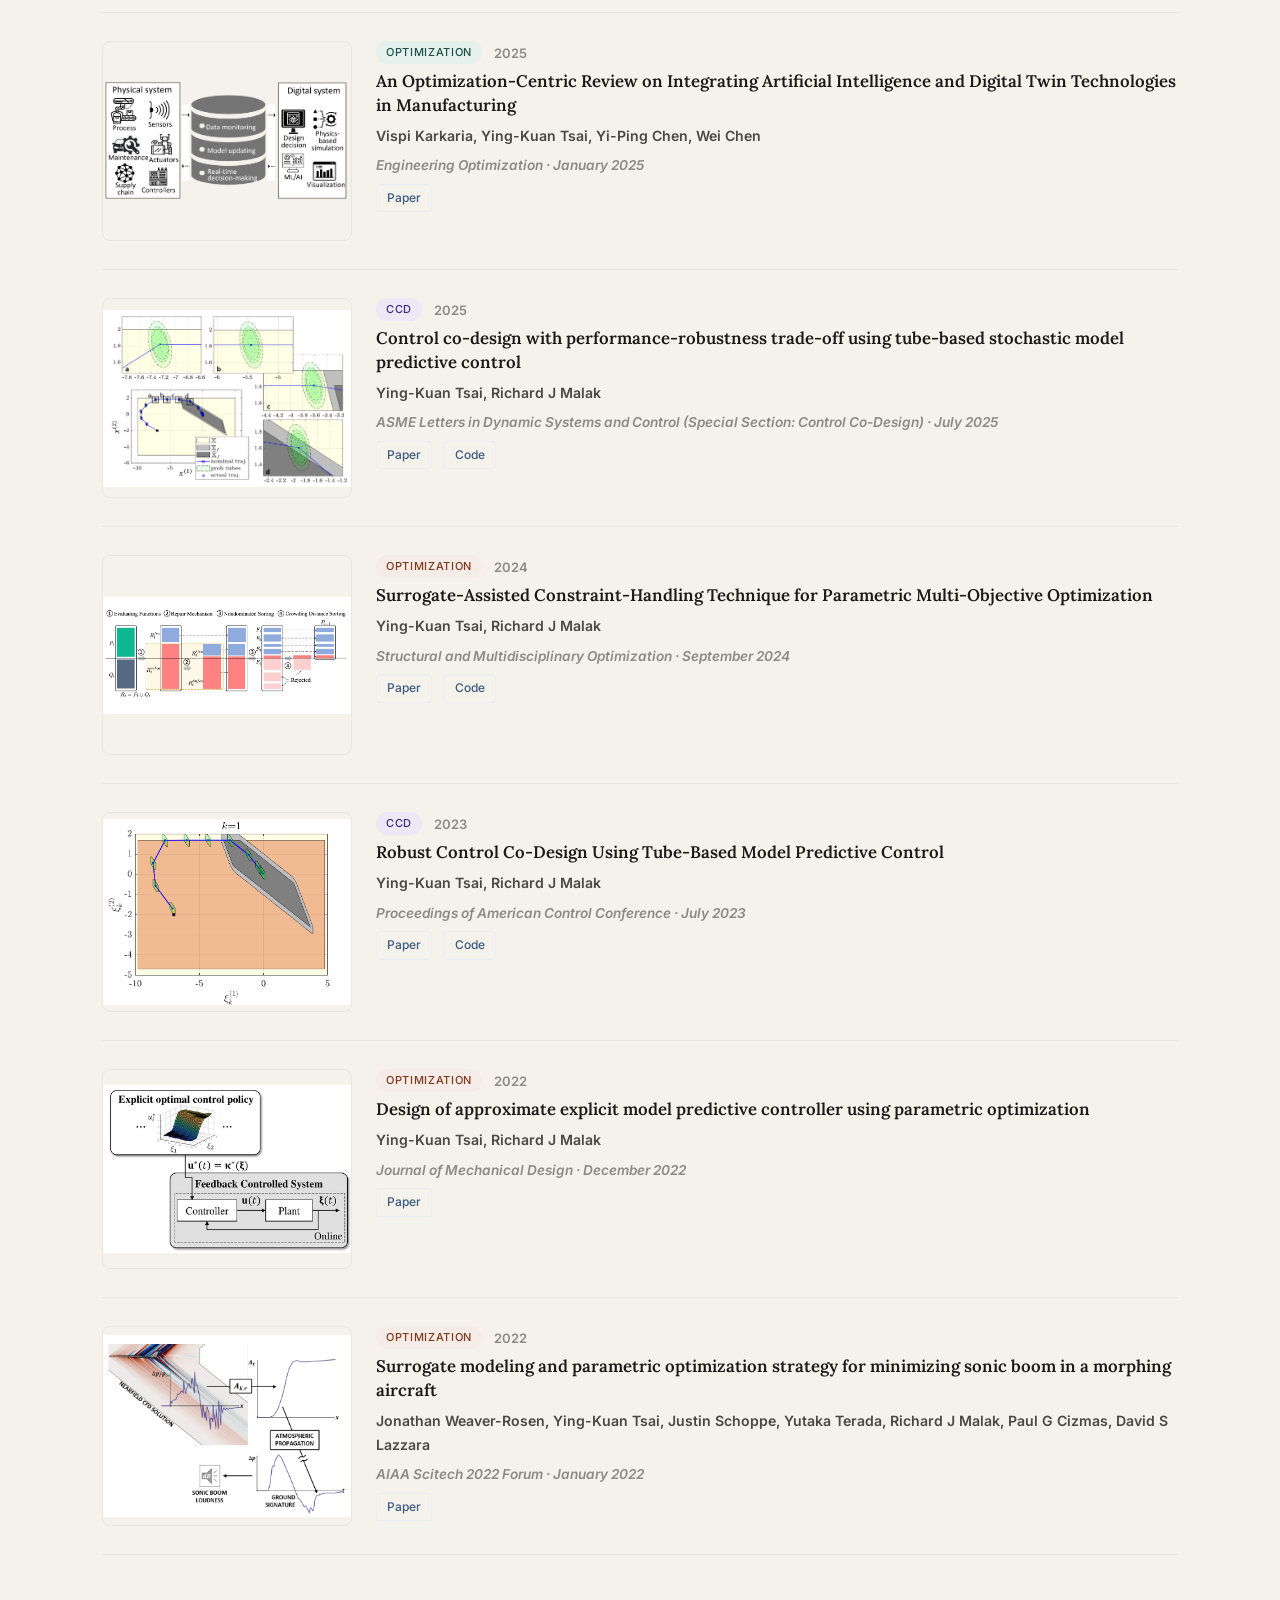
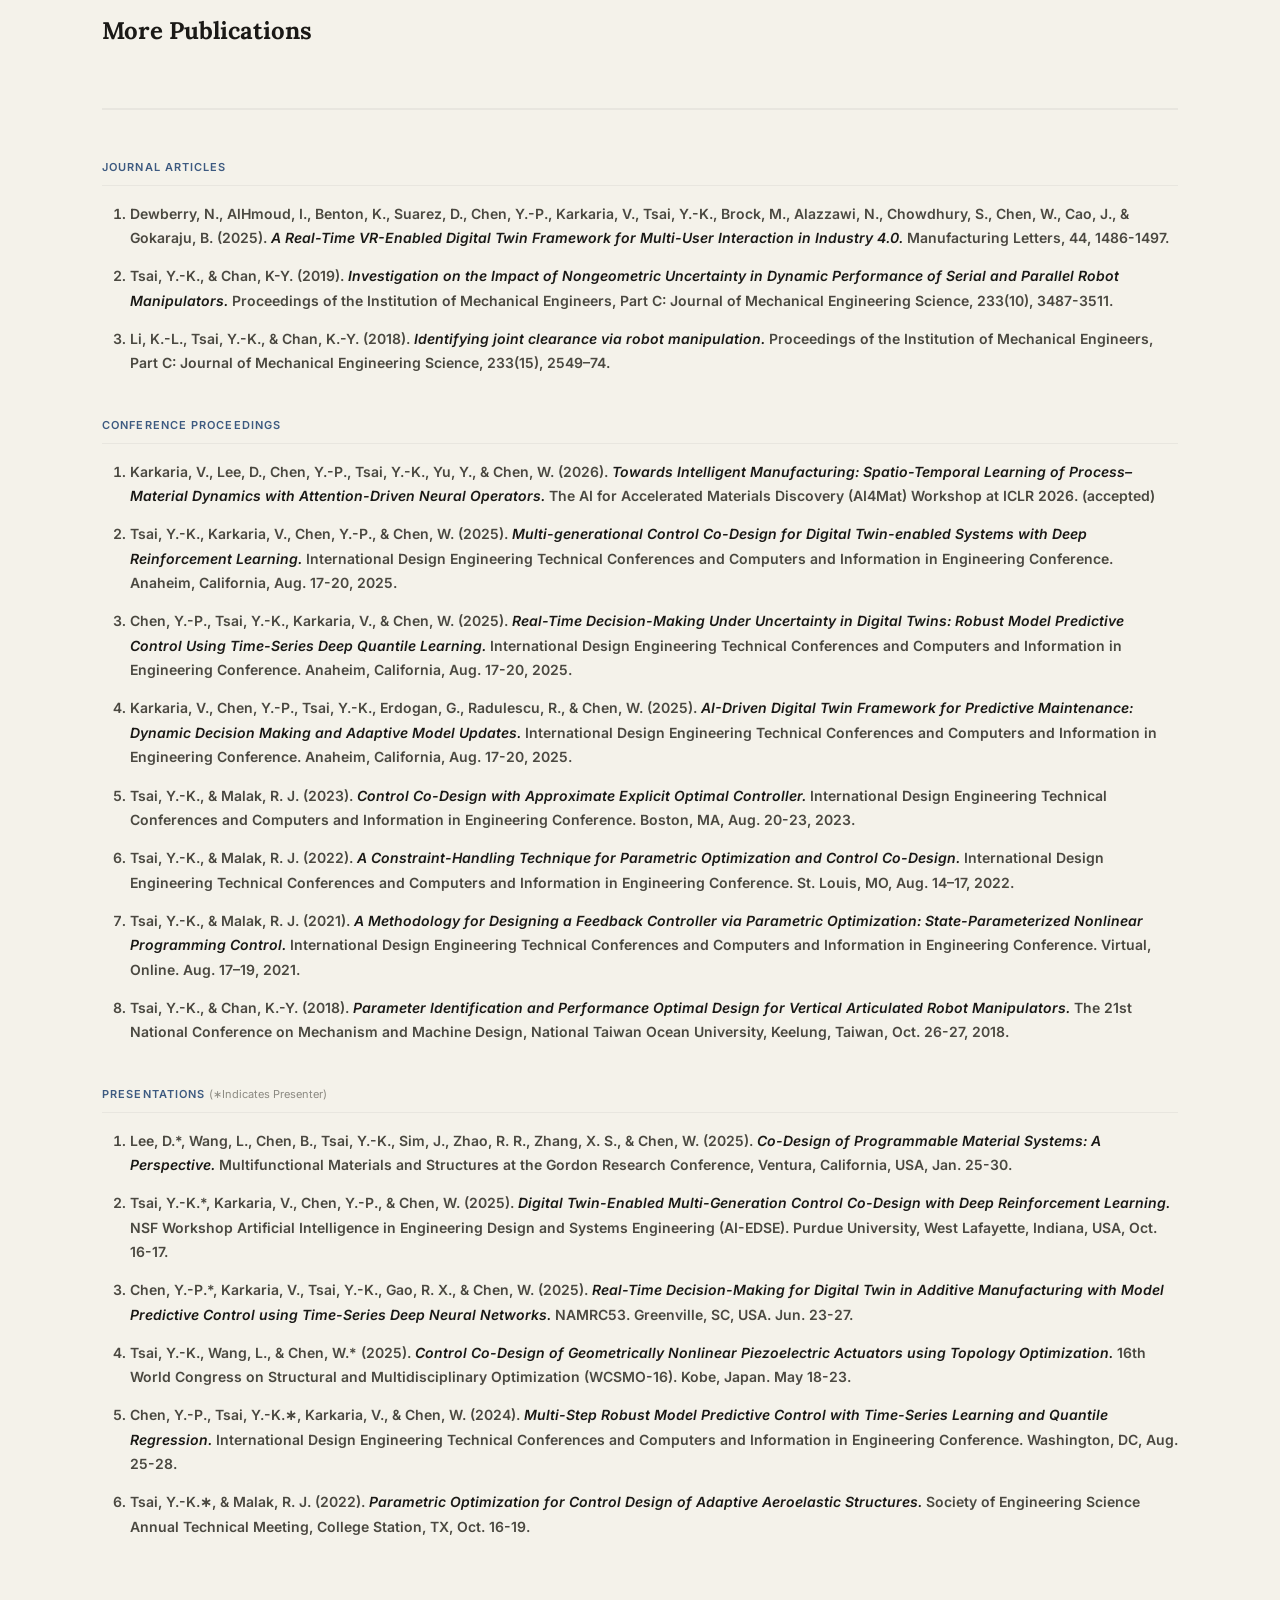
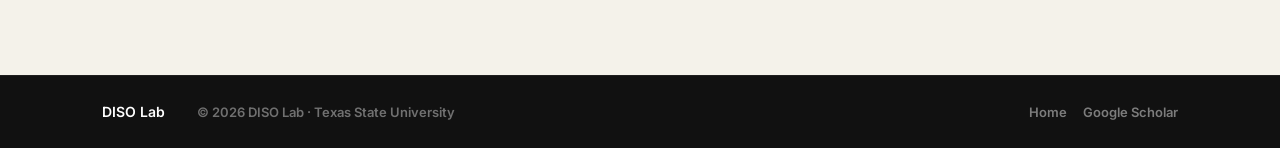
<file: publications.html>
<!DOCTYPE html>
<html lang="en">
<head>
  <meta charset="UTF-8" />
  <meta name="viewport" content="width=device-width, initial-scale=1.0" />
  <title>Publications | DISO Lab</title>
  <link rel="preconnect" href="https://fonts.googleapis.com" />
  <link rel="preconnect" href="https://fonts.gstatic.com" crossorigin />
  <link href="https://fonts.googleapis.com/css2?family=Inter:wght@300;400;500;600&family=Lora:ital,wght@0,400;0,600;1,400&display=swap" rel="stylesheet" />
  <link rel="stylesheet" href="style.css" />
  <link rel="icon" type="image/png" href="images/diso_lab_logo_v2.png" />
</head>
<body>

  <!-- NAV -->
  <nav class="nav">
    <div class="nav-inner">
      <a href="index.html" class="nav-logo">DISO Lab</a>
      <ul class="nav-links">
        <li><a href="index.html#news">News</a></li>
        <li><a href="index.html#team">Team</a></li>
        <li><a href="index.html#research">Research</a></li>
        <li><a href="index.html#publications" class="active">Publications</a></li>
        <li><a href="index.html#teaching">Teaching</a></li>
        <li><a href="index.html#tools">Software &amp; Tools</a></li>
        <li><a href="index.html#join">Join Us</a></li>
        <li><a href="index.html#contact" class="nav-cta">Contact</a></li>
      </ul>
      <button class="nav-hamburger" aria-label="Toggle menu" onclick="toggleNav()">
        <span></span><span></span><span></span>
      </button>
    </div>
  </nav>

  <!-- MOBILE NAV -->
  <div class="mobile-nav" id="mobile-nav">
    <a href="index.html#news"         onclick="closeNav()">News</a>
    <a href="index.html#team"         onclick="closeNav()">Team</a>
    <a href="index.html#research"     onclick="closeNav()">Research</a>
    <a href="index.html#publications" onclick="closeNav()">Publications</a>
    <a href="index.html#teaching"     onclick="closeNav()">Teaching</a>
    <a href="index.html#tools"        onclick="closeNav()">Software &amp; Tools</a>
    <a href="index.html#join"         onclick="closeNav()">Join Us</a>
    <a href="index.html#contact"      onclick="closeNav()">Contact</a>
  </div>

  <!-- PUBLICATIONS -->
  <section class="section section-alt">
    <div class="container">
      <a href="index.html#publications" class="btn btn-ghost" style="margin-bottom: 2rem; display: inline-flex;">← Back to Key Publications</a>

      <div class="section-header">
        <p class="section-eyebrow">Our work</p>
        <h2 class="section-title">Publications</h2>
        <p class="section-desc">Journal articles, conference proceedings, and presentations from the lab. To see the complete and most up-to-date list, please visit my Google Scholar.</p>
        <a href="https://scholar.google.com/citations?hl=en&authuser=3&user=FnJgFQEAAAAJ"
           target="_blank" class="btn btn-primary" style="margin-top: 1rem;">
          Google Scholar
        </a>
      </div>

      <h3 style="font-family: 'Lora', serif; font-size: 1.5rem; color: var(--ink); margin: 0 0 1.5rem;">Selected Publications</h3>
      <div class="pub-filters">
        <button class="pf-btn active" onclick="filterPubs('all', this)">All</button>
        <button class="pf-btn" onclick="filterPubs('digitaltwin', this)">Digital Twin</button>
        <button class="pf-btn" onclick="filterPubs('ccd', this)">CCD</button>
        <button class="pf-btn" onclick="filterPubs('optimization', this)">Optimization</button>
      </div>

      <div class="pub-list" id="pub-list">

        <article class="pub-item" data-tag="optimization">
          <div class="pub-media">
            <img src="images/CoDesign_ProgrammableMaterials.png" alt="Co-design framework for programmable material systems" />
          </div>
          <div class="pub-body">
            <div class="pub-meta">
              <span class="pub-tag">Optimization</span>
              <span class="pub-year">2026</span>
            </div>
            <h3 class="pub-title">Co-Design of Programmable Material Systems</h3>
            <p class="pub-authors">Dex Doksoo Lee, Liwei Wang, Bolin Chen, <strong>Ying-Kuan Tsai</strong>, Jay Sim, Ruike Renee Zhao, Xiaojia Shelly Zhang, Wei Chen</p>
            <p class="pub-venue">npj Metamaterials · September 2026</p>
            <div class="pub-links">
              <a href="https://www.nature.com/articles/s44455-026-00039-4" target="_blank" class="pub-link">Paper</a>
            </div>
          </div>
        </article>

        <article class="pub-item" data-tag="digitaltwin">
          <div class="pub-media">
            <img src="images/FullVehicleActiveSuspension.png" alt="Full vehicle active suspension system" />
          </div>
          <div class="pub-body">
            <div class="pub-meta">
              <span class="pub-tag">Digital Twin</span>
              <span class="pub-year">2026</span>
            </div>
            <h3 class="pub-title">Reinforcement Learning-Based Control Co-Design of Digital Twin-Enabled Full-Vehicle Active Suspension Systems</h3>
            <p class="pub-authors"><strong>Ying-Kuan Tsai</strong>, Yi-Ping Chen, Vispi Karkaria, Wei Chen</p>
            <p class="pub-venue">Structural and Multidisciplinary Optimization (Special Issue on Reduced Order Modeling, Generative AI, and SciML in Digital Twins) · April 2026</p>
            <div class="pub-links">
              <a href="https://link.springer.com/article/10.1007/s00158-026-04304-y" target="_blank" class="pub-link">Paper</a>
              <a href="https://github.com/TsaiYK/ControlCoDesign_DigitalTwin_RL_FullVehicleActiveSuspension" target="_blank" class="pub-link">Code</a>
            </div>
          </div>
          
        </article>

        <article class="pub-item" data-tag="ccd">
          <div class="pub-media">
            <img src="images/DT_CCD_RL_Animation_advertise.gif" alt="Digital Twin CCD RL animation" />
          </div>
          <div class="pub-body">
            <div class="pub-meta">
              <span class="pub-tag">CCD</span>
              <span class="pub-year">2026</span>
            </div>
            <h3 class="pub-title">Digital Twin-Enabled Multi-Generation Control Co-Design with Deep Reinforcement Learning</h3>
            <p class="pub-authors"><strong>Ying-Kuan Tsai</strong>, Vispi Karkaria, Yi-Ping Chen, Wei Chen</p>
            <p class="pub-venue">Journal of Mechanical Design · July 2026</p> 
            <p class="pub-authors"><strong>(DAC Paper of Distinction at IDETC2025)<strong></p>
            <div class="pub-links">
              <a href="https://doi.org/10.1115/1.4072056" target="_blank" class="pub-link">Paper</a>
              <a href="https://github.com/TsaiYK/ControlCoDesign_DigitalTwin_RL" target="_blank" class="pub-link">Code</a>
            </div>
          </div>
        </article>

        <article class="pub-item" data-tag="optimization">
          <div class="pub-media">
            <img src="images/HeteroscedasticBO.png" alt="Adaptive uncertainty-aware material-process co-design for in-space manufacturing" />
          </div>
          <div class="pub-body">
            <div class="pub-meta">
              <span class="pub-tag">Optimization</span>
              <span class="pub-year">2026</span>
            </div>
            <h3 class="pub-title">Adaptive Uncertainty Aware Material-Process Co-Design for Sustainable In-Space Manufacturing of Recycled Composites</h3>
            <p class="pub-authors"><strong>Ying-Kuan Tsai</strong>†, Christian A. Fernandez†, Ryan Daniel Brahan, Anupam Ajit Deshpande, Caleb Isaiah Smith, Yayue Pan, Wei Chen</p>
            <small>(†Indicates Equal Contribution)</small>
            <p class="pub-venue">ASME IDETC-CIE Conference · Houston, Texas · August 2026 (accepted)</p>
          </div>
        </article>

        <article class="pub-item" data-tag="ccd">
          <div class="pub-media">
            <img src="images/PO_CCD_JMD.png" alt="Parametric multi-objective CCD" />
          </div>
          <div class="pub-body">
            <div class="pub-meta">
              <span class="pub-tag">CCD</span>
              <span class="pub-year">2026</span>
            </div>
            <h3 class="pub-title">Parametric Multi-Objective Optimization for Simultaneous and Nested Control Co-Design Formulations with Tube-Based Model Predictive Controllers</h3>
            <p class="pub-authors"><strong>Ying-Kuan Tsai</strong>, Richard J Malak</p>
            <p class="pub-venue">Journal of Mechanical Design · April 2026</p>
            <div class="pub-links">
              <a href="https://asmedigitalcollection.asme.org/mechanicaldesign/article/148/11/111701/1232460" target="_blank" class="pub-link">Paper</a>
            </div>
          </div>
        </article>

        <article class="pub-item" data-tag="digitaltwin">
          <div class="pub-media">
            <img src="images/RMPC_concept.png" alt="Uncertainty-aware digital twin concept" />
          </div>
          <div class="pub-body">
            <div class="pub-meta">
              <span class="pub-tag">Digital Twin</span>
              <span class="pub-year">2026</span>
            </div>
            <h3 class="pub-title">Uncertainty-Aware Digital Twins: Robust Model Predictive Control Using Time-Series Deep Quantile Learning</h3>
            <p class="pub-authors">Yi-Ping Chen, <strong>Ying-Kuan Tsai</strong>, Vispi Karkaria, Wei Chen</p>
            <p class="pub-venue">Journal of Mechanical Design · February 2026</p>
            <div class="pub-links">
              <a href="https://asmedigitalcollection.asme.org/mechanicaldesign/article-abstract/148/2/021702/1219466/Uncertainty-Aware-Digital-Twins-Robust-Model" target="_blank" class="pub-link">Paper</a>
            </div>
          </div>
        </article>

        <article class="pub-item" data-tag="digitaltwin">
          <div class="pub-media">
            <img src="images/MPC_AM_advertise.gif" alt="MPC additive manufacturing animation" />
          </div>
          <div class="pub-body">
            <div class="pub-meta">
              <span class="pub-tag">Digital Twin</span>
              <span class="pub-year">2025</span>
            </div>
            <h3 class="pub-title">Real-Time Decision-Making for Digital Twin in Additive Manufacturing with Model Predictive Control Using Time-Series Deep Neural Networks</h3>
            <p class="pub-authors">Yi-Ping Chen, Vispi Karkaria, <strong>Ying-Kuan Tsai</strong>, Faith Rolark, Daniel Quispe, Robert X Gao, Jian Cao, Wei Chen</p>
            <p class="pub-venue">Journal of Manufacturing Systems · August 2025</p>
            <p class="pub-authors"><strong>(Manufacturing Systems Outstanding Paper at NAMRC53 in 2025)<strong></p>
            <div class="pub-links">
              <a href="https://www.sciencedirect.com/science/article/pii/S0278612525000706" target="_blank" class="pub-link">Paper</a>
            </div>
          </div>
        </article>

        <article class="pub-item" data-tag="digitaltwin">
          <div class="pub-media">
            <img src="images/Roadmap_smart_mfg_DT.png" alt="Roadmap on AI and ML for smart manufacturing digital twin" />
          </div>
          <div class="pub-body">
            <div class="pub-meta">
              <span class="pub-tag">Digital Twin</span>
              <span class="pub-year">2026</span>
            </div>
            <h3 class="pub-title">Physics-Based Predictive Control and Real-Time Decision-Making for Digital Twin–Enabled Autonomous Manufacturing</h3>
            <p class="pub-authors">Wei Chen, Vispi Karkaria, Yi-Ping Chen, <strong>Ying-Kuan Tsai</strong></p>
            <p class="pub-venue">In Roadmap on AI and ML for Smart Manufacturing, ed. Jay Lee (Machine Learning: Engineering) · March 2026</p>
            <div class="pub-links">
              <a href="https://iopscience.iop.org/article/10.1088/3049-4761/ae5967/meta" target="_blank" class="pub-link">Paper</a>
            </div>
          </div>
        </article>

        <article class="pub-item" data-tag="digitaltwin">
          <div class="pub-media">
            <img src="images/REW.png" alt="Adaptive digital twin of sheet metal forming" />
          </div>
          <div class="pub-body">
            <div class="pub-meta">
              <span class="pub-tag">Digital Twin</span>
              <span class="pub-year">2026</span>
            </div>
            <h3 class="pub-title">Adaptive Digital Twin of Sheet Metal Forming via Proper Orthogonal Decomposition-Based Koopman Operator with Model Predictive Control</h3>
            <p class="pub-authors">Yi-Ping Chen, Derick Suarez, <strong>Ying-Kuan Tsai</strong>, Vispi Karkaria, Guanzhong Hu, Zihan Chen, Ping Guo, Jian Cao, Wei Chen</p>
            <p class="pub-venue">Journal of Manufacturing Systems · June 2026</p>
            <div class="pub-links">
              <a href="https://www.sciencedirect.com/science/article/pii/S0278612526000907" target="_blank" class="pub-link">Paper</a>
            </div>
          </div>
        </article>

        <article class="pub-item" data-tag="optimization">
          <div class="pub-media">
            <img src="images/UNiCO.png" alt="UNiCO-AM co-design for additive manufacturing" />
          </div>
          <div class="pub-body">
            <div class="pub-meta">
              <span class="pub-tag">Optimization</span>
              <span class="pub-year">2026</span>
            </div>
            <h3 class="pub-title">UNiCO-AM: Uncertainty-aware Neural Co-design for Additive Manufacturing via an Attention-based Spatio-Temporal Neural Operator and Bayesian Optimization</h3>
            <p class="pub-authors">Vispi Karkaria, <strong>Ying-Kuan Tsai</strong>, Yi-Ping Chen, Doksoo Lee, Jian Cao, Wei Chen</p>
            <p class="pub-venue">Manufacturing Letters (accepted) · NAMRC 54, University Park, PA · June 2026</p>
          </div>
        </article>

        <article class="pub-item" data-tag="digitaltwin">
          <div class="pub-media">
            <img src="images/DT.png" alt="Digital twin framework" />
          </div>
          <div class="pub-body">
            <div class="pub-meta">
              <span class="pub-tag">Optimization</span>
              <span class="pub-year">2025</span>
            </div>
            <h3 class="pub-title">An Optimization-Centric Review on Integrating Artificial Intelligence and Digital Twin Technologies in Manufacturing</h3>
            <p class="pub-authors">Vispi Karkaria, <strong>Ying-Kuan Tsai</strong>, Yi-Ping Chen, Wei Chen</p>
            <p class="pub-venue">Engineering Optimization · January 2025</p>
            <div class="pub-links">
              <a href="https://www.tandfonline.com/doi/abs/10.1080/0305215X.2024.2434201" target="_blank" class="pub-link">Paper</a>
            </div>
          </div>
        </article>

        <article class="pub-item" data-tag="ccd">
          <div class="pub-media">
            <img src="images/StochasticTubeCCD.png" alt="Stochastic tube-based control co-design" />
          </div>
          <div class="pub-body">
            <div class="pub-meta">
              <span class="pub-tag">CCD</span>
              <span class="pub-year">2025</span>
            </div>
            <h3 class="pub-title">Control co-design with performance-robustness trade-off using tube-based stochastic model predictive control</h3>
            <p class="pub-authors"><strong>Ying-Kuan Tsai</strong>, Richard J Malak</p>
            <p class="pub-venue">ASME Letters in Dynamic Systems and Control (Special Section: Control Co-Design) · July 2025</p>
            <div class="pub-links">
              <a href="https://asmedigitalcollection.asme.org/lettersdynsys/article-abstract/5/3/030903/1212365/Control-Co-Design-With-Performance-Robustness" target="_blank" class="pub-link">Paper</a>
              <a href="https://github.com/TsaiYK/CCDTubeStochasticMPC" target="_blank" class="pub-link">Code</a>
            </div>
          </div>
        </article>

        <article class="pub-item" data-tag="optimization">
          <div class="pub-media">
            <img src="images/BayesianCHT.png" alt="Bayesian constraint-handling technique for parametric optimization" />
          </div>
          <div class="pub-body">
            <div class="pub-meta">
              <span class="pub-tag">Optimization</span>
              <span class="pub-year">2024</span>
            </div>
            <h3 class="pub-title">Surrogate‑Assisted Constraint‑Handling Technique for Parametric Multi‑Objective Optimization</h3>
            <p class="pub-authors"><strong>Ying-Kuan Tsai</strong>, Richard J Malak</p>
            <p class="pub-venue">Structural and Multidisciplinary Optimization · September 2024</p>
            <div class="pub-links">
              <a href="https://link.springer.com/article/10.1007/s00158-024-03859-y" target="_blank" class="pub-link">Paper</a>
              <a href="https://github.com/TsaiYK/BayesianCHT" target="_blank" class="pub-link">Code</a>
            </div>
          </div>
        </article>

        <article class="pub-item" data-tag="ccd">
          <div class="pub-media">
            <img src="images/CCD_SolA_numerical_GIF.gif" alt="Robust CCD tube-based MPC" />
          </div>
          <div class="pub-body">
            <div class="pub-meta">
              <span class="pub-tag">CCD</span>
              <span class="pub-year">2023</span>
            </div>
            <h3 class="pub-title">Robust Control Co-Design Using Tube-Based Model Predictive Control</h3>
            <p class="pub-authors"><strong>Ying-Kuan Tsai</strong>, Richard J Malak</p>
            <p class="pub-venue">Proceedings of American Control Conference · July 2023</p>
            <div class="pub-links">
              <a href="https://ieeexplore.ieee.org/abstract/document/10156303" target="_blank" class="pub-link">Paper</a>
              <a href="https://github.com/TsaiYK/RobustCCDTubeMPC" target="_blank" class="pub-link">Code</a>
            </div>
          </div>
        </article>

        <article class="pub-item" data-tag="optimization">
          <div class="pub-media">
            <img src="images/spNLPC.png" alt="Approximate explicit model predictive controller design" />
          </div>
          <div class="pub-body">
            <div class="pub-meta">
              <span class="pub-tag">Optimization</span>
              <span class="pub-year">2022</span>
            </div>
            <h3 class="pub-title">Design of approximate explicit model predictive controller using parametric optimization</h3>
            <p class="pub-authors"><strong>Ying-Kuan Tsai</strong>, Richard J Malak</p>
            <p class="pub-venue">Journal of Mechanical Design · December 2022</p>
            <div class="pub-links">
              <a href="https://asmedigitalcollection.asme.org/mechanicaldesign/article-abstract/144/12/124501/1145716/Design-of-Approximate-Explicit-Model-Predictive" target="_blank" class="pub-link">Paper</a>
            </div>
          </div>
        </article>

        <article class="pub-item" data-tag="optimization">
          <div class="pub-media">
            <img src="images/SciTech2022.png" alt="Surrogate modeling for sonic boom minimization in morphing aircraft" />
          </div>
          <div class="pub-body">
            <div class="pub-meta">
              <span class="pub-tag">Optimization</span>
              <span class="pub-year">2022</span>
            </div>
            <h3 class="pub-title">Surrogate modeling and parametric optimization strategy for minimizing sonic boom in a morphing aircraft</h3>
            <p class="pub-authors">Jonathan Weaver-Rosen, <strong>Ying-Kuan Tsai</strong>, Justin Schoppe, Yutaka Terada, Richard J Malak, Paul G Cizmas, David S Lazzara</p>
            <p class="pub-venue">AIAA Scitech 2022 Forum · January 2022</p>
            <div class="pub-links">
              <a href="https://arc.aiaa.org/doi/abs/10.2514/6.2022-0097" target="_blank" class="pub-link">Paper</a>
            </div>
          </div>
        </article>

      </div>

      <!-- MORE PUBLICATIONS -->
      <h3 style="font-family: 'Lora', serif; font-size: 1.5rem; color: var(--ink); margin: 3.5rem 0 1.5rem;">More Publications</h3>
      <div class="more-pubs">

        <div class="more-pubs-group">
          <p class="more-pubs-category">Journal Articles</p>
          <ol class="more-pubs-list">
            <li class="more-pubs-item">Dewberry, N., AlHmoud, I., Benton, K., Suarez, D., Chen, Y.-P., Karkaria, V., <strong>Tsai, Y.-K.</strong>, Brock, M., Alazzawi, N., Chowdhury, S., Chen, W., Cao, J., &amp; Gokaraju, B. (2025). <em>A Real-Time VR-Enabled Digital Twin Framework for Multi-User Interaction in Industry 4.0.</em> Manufacturing Letters, 44, 1486-1497.</li>
            <li class="more-pubs-item"><strong>Tsai, Y.-K.</strong>, &amp; Chan, K-Y. (2019). <em>Investigation on the Impact of Nongeometric Uncertainty in Dynamic Performance of Serial and Parallel Robot Manipulators.</em> Proceedings of the Institution of Mechanical Engineers, Part C: Journal of Mechanical Engineering Science, 233(10), 3487-3511.</li>
            <li class="more-pubs-item">Li, K.-L., <strong>Tsai, Y.-K.</strong>, &amp; Chan, K.-Y. (2018). <em>Identifying joint clearance via robot manipulation.</em> Proceedings of the Institution of Mechanical Engineers, Part C: Journal of Mechanical Engineering Science, 233(15), 2549–74.</li>
          </ol>
        </div>

        <div class="more-pubs-group">
          <p class="more-pubs-category">Conference Proceedings</p>
          <ol class="more-pubs-list">
            <li class="more-pubs-item">Karkaria, V., Lee, D., Chen, Y.-P., <strong>Tsai, Y.-K.</strong>, Yu, Y., &amp; Chen, W. (2026). <em>Towards Intelligent Manufacturing: Spatio-Temporal Learning of Process–Material Dynamics with Attention-Driven Neural Operators.</em> The AI for Accelerated Materials Discovery (AI4Mat) Workshop at ICLR 2026. (accepted)</li>
            <li class="more-pubs-item"><strong>Tsai, Y.-K.</strong>, Karkaria, V., Chen, Y.-P., &amp; Chen, W. (2025). <em>Multi-generational Control Co-Design for Digital Twin-enabled Systems with Deep Reinforcement Learning.</em> International Design Engineering Technical Conferences and Computers and Information in Engineering Conference. Anaheim, California, Aug. 17-20, 2025.</li>
            <li class="more-pubs-item">Chen, Y.-P., <strong>Tsai, Y.-K.</strong>, Karkaria, V., &amp; Chen, W. (2025). <em>Real-Time Decision-Making Under Uncertainty in Digital Twins: Robust Model Predictive Control Using Time-Series Deep Quantile Learning.</em> International Design Engineering Technical Conferences and Computers and Information in Engineering Conference. Anaheim, California, Aug. 17-20, 2025.</li>
            <li class="more-pubs-item">Karkaria, V., Chen, Y.-P., <strong>Tsai, Y.-K.</strong>, Erdogan, G., Radulescu, R., &amp; Chen, W. (2025). <em>AI-Driven Digital Twin Framework for Predictive Maintenance: Dynamic Decision Making and Adaptive Model Updates.</em> International Design Engineering Technical Conferences and Computers and Information in Engineering Conference. Anaheim, California, Aug. 17-20, 2025.</li>
            <li class="more-pubs-item"><strong>Tsai, Y.-K.</strong>, &amp; Malak, R. J. (2023). <em>Control Co-Design with Approximate Explicit Optimal Controller.</em> International Design Engineering Technical Conferences and Computers and Information in Engineering Conference. Boston, MA, Aug. 20-23, 2023.</li>
            <li class="more-pubs-item"><strong>Tsai, Y.-K.</strong>, &amp; Malak, R. J. (2022). <em>A Constraint-Handling Technique for Parametric Optimization and Control Co-Design.</em> International Design Engineering Technical Conferences and Computers and Information in Engineering Conference. St. Louis, MO, Aug. 14–17, 2022.</li>
            <li class="more-pubs-item"><strong>Tsai, Y.-K.</strong>, &amp; Malak, R. J. (2021). <em>A Methodology for Designing a Feedback Controller via Parametric Optimization: State-Parameterized Nonlinear Programming Control.</em> International Design Engineering Technical Conferences and Computers and Information in Engineering Conference. Virtual, Online. Aug. 17–19, 2021.</li>
            <li class="more-pubs-item"><strong>Tsai, Y.-K.</strong>, &amp; Chan, K.-Y. (2018). <em>Parameter Identification and Performance Optimal Design for Vertical Articulated Robot Manipulators.</em> The 21st National Conference on Mechanism and Machine Design, National Taiwan Ocean University, Keelung, Taiwan, Oct. 26-27, 2018.</li>
          </ol>
        </div>

        <div class="more-pubs-group">
          <p class="more-pubs-category">Presentations <small>(∗Indicates Presenter)</small></p>
          <ol class="more-pubs-list">
            <li class="more-pubs-item">Lee, D.*, Wang, L., Chen, B., <strong>Tsai, Y.-K.</strong>, Sim, J., Zhao, R. R., Zhang, X. S., &amp; Chen, W. (2025). <em>Co-Design of Programmable Material Systems: A Perspective.</em> Multifunctional Materials and Structures at the Gordon Research Conference, Ventura, California, USA, Jan. 25-30.</li>
            <li class="more-pubs-item"><strong>Tsai, Y.-K.</strong>*, Karkaria, V., Chen, Y.-P., &amp; Chen, W. (2025). <em>Digital Twin-Enabled Multi-Generation Control Co-Design with Deep Reinforcement Learning.</em> NSF Workshop Artificial Intelligence in Engineering Design and Systems Engineering (AI-EDSE). Purdue University, West Lafayette, Indiana, USA, Oct. 16-17.</li>
            <li class="more-pubs-item">Chen, Y.-P.*, Karkaria, V., <strong>Tsai, Y.-K.</strong>, Gao, R. X., &amp; Chen, W. (2025). <em>Real-Time Decision-Making for Digital Twin in Additive Manufacturing with Model Predictive Control using Time-Series Deep Neural Networks.</em> NAMRC53. Greenville, SC, USA. Jun. 23-27.</li>
            <li class="more-pubs-item"><strong>Tsai, Y.-K.</strong>, Wang, L., &amp; Chen, W.* (2025). <em>Control Co-Design of Geometrically Nonlinear Piezoelectric Actuators using Topology Optimization.</em> 16th World Congress on Structural and Multidisciplinary Optimization (WCSMO-16). Kobe, Japan. May 18-23.</li>
            <li class="more-pubs-item">Chen, Y.-P., <strong>Tsai, Y.-K.</strong>∗, Karkaria, V., &amp; Chen, W. (2024). <em>Multi-Step Robust Model Predictive Control with Time-Series Learning and Quantile Regression.</em> International Design Engineering Technical Conferences and Computers and Information in Engineering Conference. Washington, DC, Aug. 25-28.</li>
            <li class="more-pubs-item"><strong>Tsai, Y.-K.</strong>∗, &amp; Malak, R. J. (2022). <em>Parametric Optimization for Control Design of Adaptive Aeroelastic Structures.</em> Society of Engineering Science Annual Technical Meeting, College Station, TX, Oct. 16-19.</li>
          </ol>
        </div>

      </div>

    </div>
  </section>

  <!-- FOOTER -->
  <footer class="footer">
    <div class="container footer-inner">
      <span class="footer-logo">DISO Lab</span>
      <span class="footer-copy">© 2026 DISO Lab · Texas State University</span>
      <div class="footer-links">
        <a href="index.html">Home</a>
        <a href="https://scholar.google.com/citations?hl=en&authuser=3&user=FnJgFQEAAAAJ" target="_blank">Google Scholar</a>
      </div>
    </div>
  </footer>

  <script src="main.js"></script>
</body>
</html>
</file>
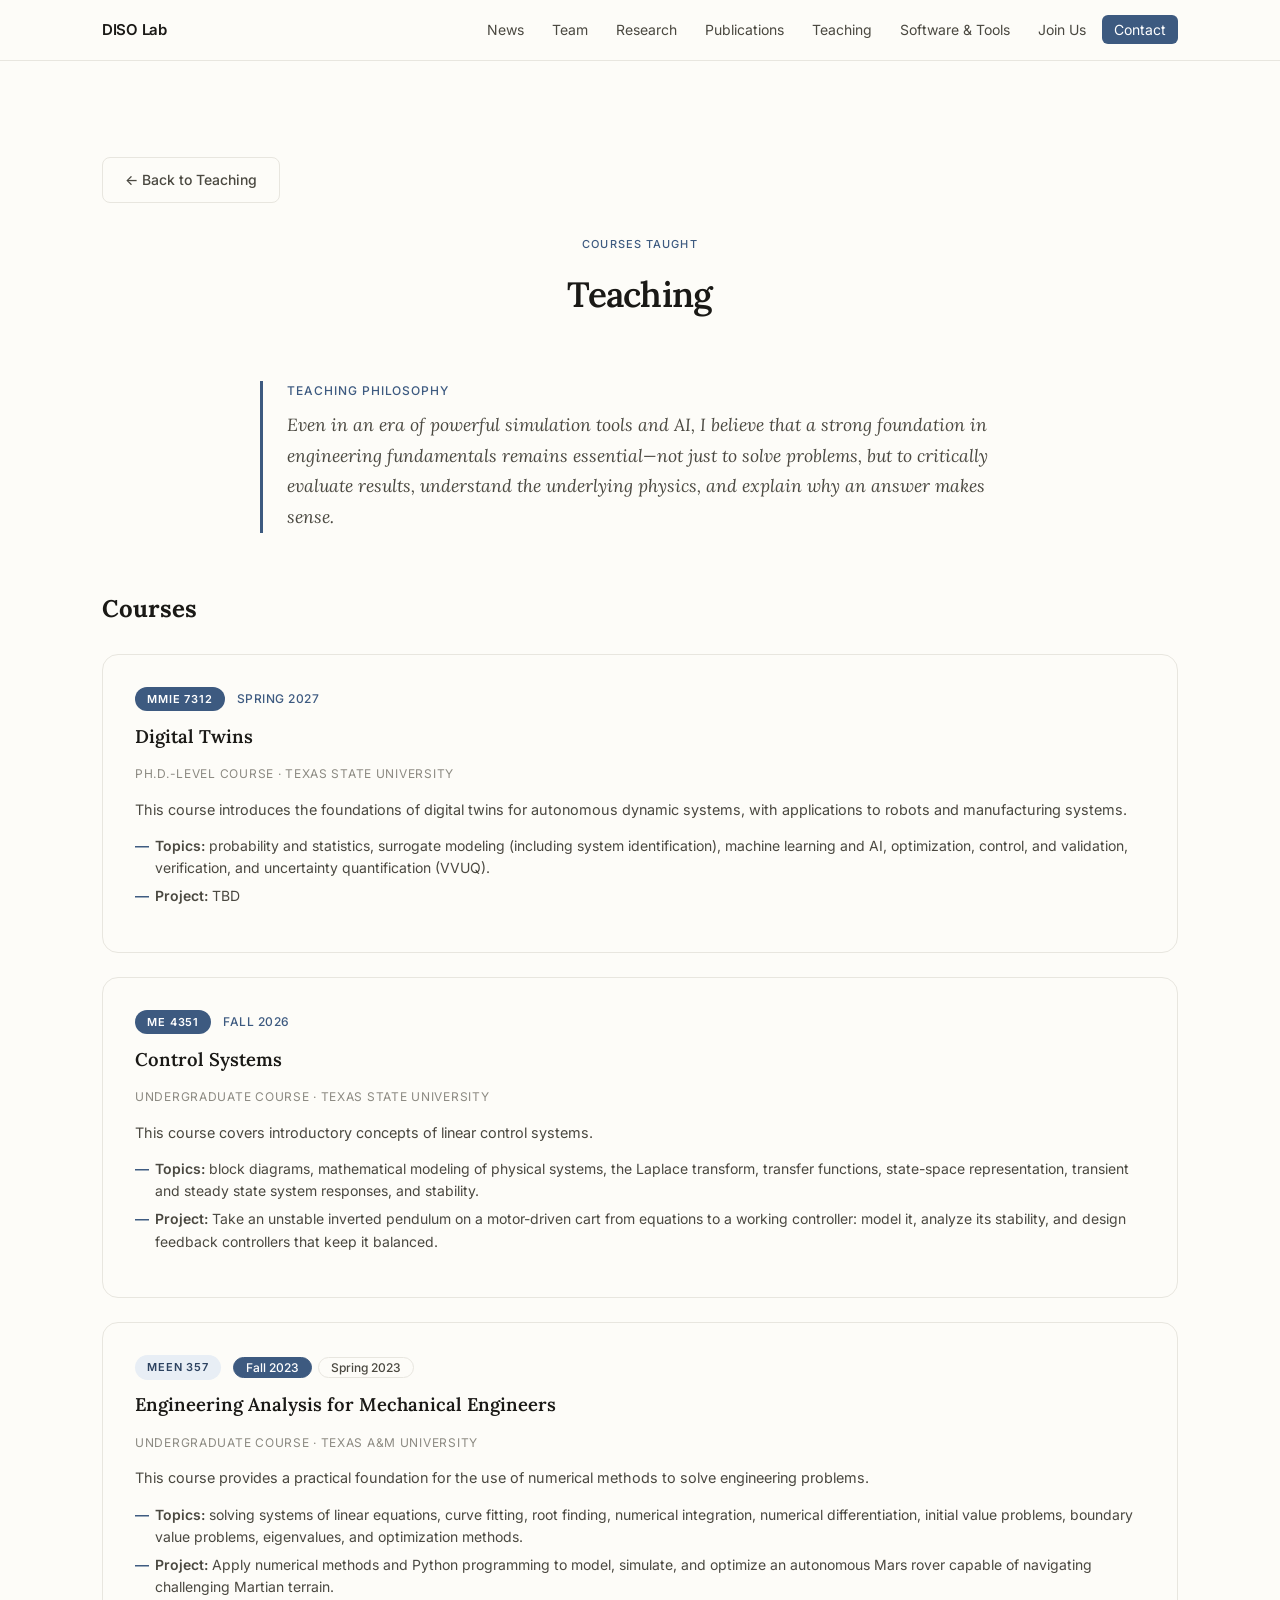
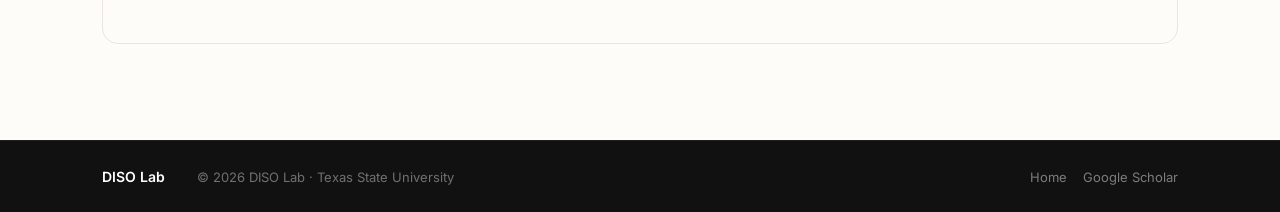
<file: teaching.html>
<!DOCTYPE html>
<html lang="en">
<head>
  <meta charset="UTF-8" />
  <meta name="viewport" content="width=device-width, initial-scale=1.0" />
  <title>Teaching | DISO Lab</title>
  <link rel="preconnect" href="https://fonts.googleapis.com" />
  <link rel="preconnect" href="https://fonts.gstatic.com" crossorigin />
  <link href="https://fonts.googleapis.com/css2?family=Inter:wght@300;400;500;600&family=Lora:ital,wght@0,400;0,600;1,400&display=swap" rel="stylesheet" />
  <link rel="stylesheet" href="style.css" />
  <link rel="icon" type="image/png" href="images/diso_lab_logo_v2.png" />
</head>
<body>

  <!-- NAV -->
  <nav class="nav">
    <div class="nav-inner">
      <a href="index.html" class="nav-logo">DISO Lab</a>
      <ul class="nav-links">
        <li><a href="index.html#news">News</a></li>
        <li><a href="index.html#team">Team</a></li>
        <li><a href="index.html#research">Research</a></li>
        <li><a href="index.html#publications">Publications</a></li>
        <li><a href="index.html#teaching" class="active">Teaching</a></li>
        <li><a href="index.html#tools">Software &amp; Tools</a></li>
        <li><a href="index.html#join">Join Us</a></li>
        <li><a href="index.html#contact" class="nav-cta">Contact</a></li>
      </ul>
      <button class="nav-hamburger" aria-label="Toggle menu" onclick="toggleNav()">
        <span></span><span></span><span></span>
      </button>
    </div>
  </nav>

  <!-- MOBILE NAV -->
  <div class="mobile-nav" id="mobile-nav">
    <a href="index.html#news"         onclick="closeNav()">News</a>
    <a href="index.html#team"         onclick="closeNav()">Team</a>
    <a href="index.html#research"     onclick="closeNav()">Research</a>
    <a href="index.html#publications" onclick="closeNav()">Publications</a>
    <a href="index.html#teaching"     onclick="closeNav()">Teaching</a>
    <a href="index.html#tools"        onclick="closeNav()">Software &amp; Tools</a>
    <a href="index.html#join"         onclick="closeNav()">Join Us</a>
    <a href="index.html#contact"      onclick="closeNav()">Contact</a>
  </div>

  <!-- TEACHING -->
  <section class="section">
    <div class="container">
      <a href="index.html#teaching" class="btn btn-ghost" style="margin-bottom: 2rem; display: inline-flex;">← Back to Teaching</a>

      <div class="section-header">
        <p class="section-eyebrow">Courses taught</p>
        <h2 class="section-title">Teaching</h2>
      </div>

      <!-- TEACHING PHILOSOPHY -->
      <div class="philosophy">
        <p class="philosophy-label">Teaching Philosophy</p>
        <blockquote class="philosophy-quote">
          Even in an era of powerful simulation tools and AI, I believe that a strong foundation in engineering fundamentals remains essential—not just to solve problems, but to critically evaluate results, understand the underlying physics, and explain why an answer makes sense.
        </blockquote>
      </div>

      <h3 style="font-family: 'Lora', serif; font-size: 1.5rem; color: var(--ink); margin: 0 0 1.5rem;">Courses</h3>
      <div class="research-list">

        <div class="research-card">
          <div class="teaching-header">
            <span class="join-badge">MMIE 7312</span>
            <span class="teaching-term">Spring 2027</span>
          </div>
          <h3>Digital Twins</h3>
          <p class="teaching-role">Ph.D.-Level Course · Texas State University</p>
          <p class="teaching-desc">This course introduces the foundations of digital twins for autonomous dynamic systems, with applications to robots and manufacturing systems.</p>
          <ul class="teaching-topics">
            <li><strong>Topics:</strong> probability and statistics, surrogate modeling (including system identification), machine learning and AI, optimization, control, and validation, verification, and uncertainty quantification (VVUQ).</li>
            <li><strong>Project:</strong> TBD</li>
          </ul>
        </div>

        <div class="research-card">
          <div class="teaching-header">
            <span class="join-badge">ME 4351</span>
            <span class="teaching-term">Fall 2026</span>
          </div>
          <h3>Control Systems</h3>
          <p class="teaching-role">Undergraduate Course · Texas State University</p>
          <p class="teaching-desc">This course covers introductory concepts of linear control systems.</p>
          <ul class="teaching-topics">
            <li><strong>Topics:</strong> block diagrams, mathematical modeling of physical systems, the Laplace transform, transfer functions, state-space representation, transient and steady state system responses, and stability.</li>
            <li><strong>Project:</strong> Take an unstable inverted pendulum on a motor-driven cart from equations to a working controller: model it, analyze its stability, and design feedback controllers that keep it balanced.</li>
          </ul>
        </div>

        <div class="research-card">
          <div class="teaching-header">
            <span class="join-badge ug">MEEN 357</span>
            <div class="term-tabs" role="tablist" aria-label="MEEN 357 semesters">
              <button class="term-tab active" role="tab" aria-selected="true" data-term="fall2023">Fall 2023</button>
              <button class="term-tab" role="tab" aria-selected="false" data-term="spring2023">Spring 2023</button>
            </div>
          </div>
          <h3>Engineering Analysis for Mechanical Engineers</h3>
          <p class="teaching-role">Undergraduate Course · Texas A&amp;M University</p>

          <div class="term-panel" data-term="fall2023" role="tabpanel">
            <p class="teaching-desc">This course provides a practical foundation for the use of numerical methods to solve engineering problems.</p>
            <ul class="teaching-topics">
              <li><strong>Topics:</strong> solving systems of linear equations, curve fitting, root finding, numerical integration, numerical differentiation, initial value problems, boundary value problems, eigenvalues, and optimization methods.</li>
              <li><strong>Project:</strong> Apply numerical methods and Python programming to model, simulate, and optimize an autonomous Mars rover capable of navigating challenging Martian terrain.</li>
            </ul>
          </div>

          <div class="term-panel" data-term="spring2023" role="tabpanel" hidden>
            <p class="teaching-desc">This course provides a practical foundation for the use of numerical methods to solve engineering problems.</p>
            <ul class="teaching-topics">
              <li><strong>Topics:</strong> solving systems of linear equations, curve fitting, root finding, numerical integration, numerical differentiation, initial value problems, boundary value problems, eigenvalues, and optimization methods.</li>
              <li><strong>Project:</strong> Apply numerical methods and Python programming to model, simulate, and optimize an autonomous Mars rover capable of navigating challenging Martian terrain.</li>
            </ul>
          </div>
        </div>

      </div>
    </div>
  </section>

  <!-- FOOTER -->
  <footer class="footer">
    <div class="container footer-inner">
      <span class="footer-logo">DISO Lab</span>
      <span class="footer-copy">© 2026 DISO Lab · Texas State University</span>
      <div class="footer-links">
        <a href="index.html">Home</a>
        <a href="https://scholar.google.com/citations?hl=en&authuser=3&user=FnJgFQEAAAAJ" target="_blank">Google Scholar</a>
      </div>
    </div>
  </footer>

  <script src="main.js"></script>
</body>
</html>
</file>
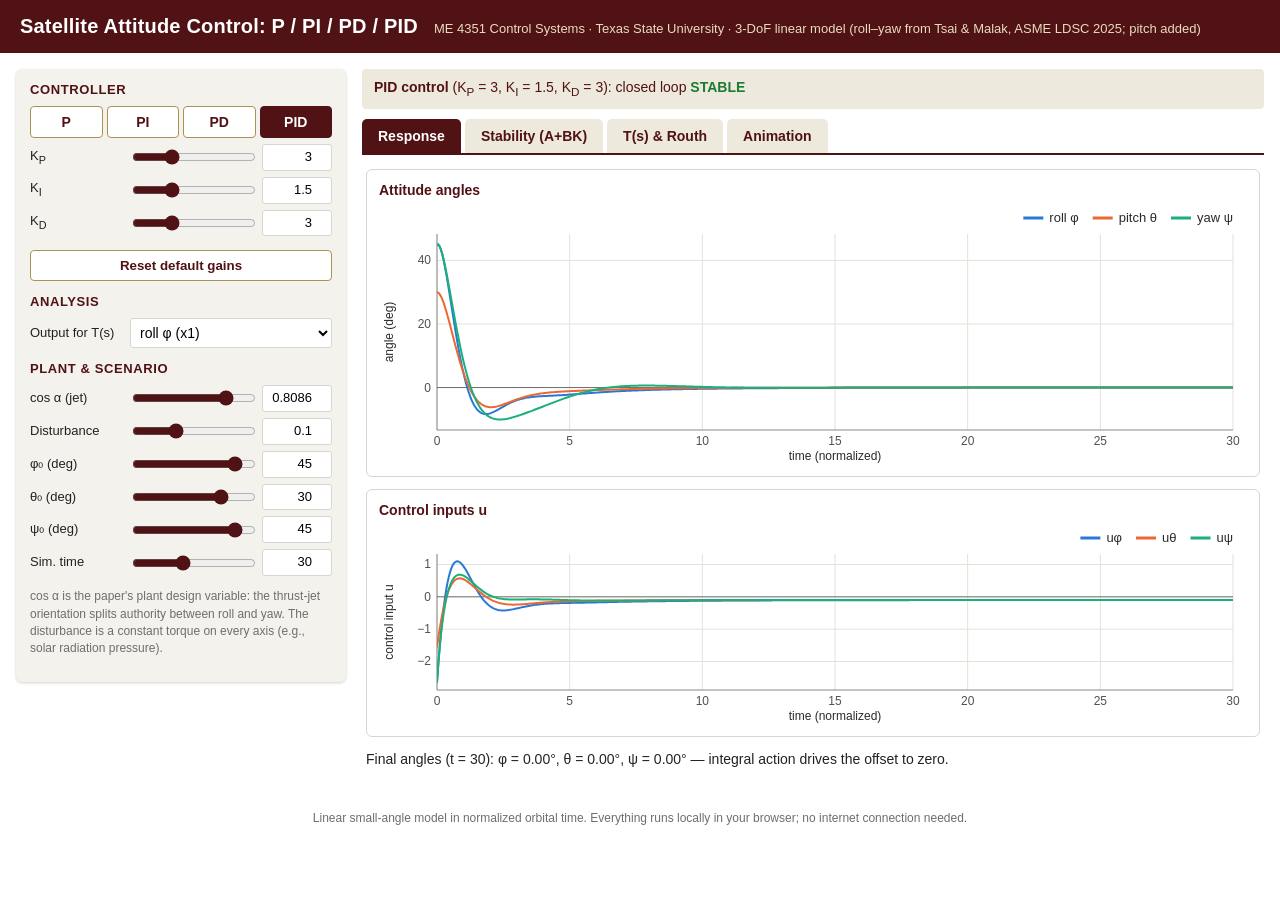
<file: tools/satellite_gui.html>
<!doctype html>
<html lang="en">
<head>
<meta charset="utf-8">
<meta name="viewport" content="width=device-width, initial-scale=1">
<title>Satellite Attitude Control</title>
<style>
  :root {
    --maroon: #501214; --gold: #AC9155; --gold-d: #8a6d2b; --ink: #222; --muted: #6e6e6e;
    --panel: #f4f2ec; --beige: #eee9dd; --pink: #fbe0db; --pinktxt: #752214; --line: #d9d6cf;
    --roll: #2a78d6; --pitch: #eb6834; --yaw: #1baf7a; --good: #1e7b34; --warn: #9a6400; --bad: #b3261e;
    --bg: #ffffff;
  }
  * { box-sizing: border-box; }
  body { margin: 0; background: var(--bg); color: var(--ink); font: 14px/1.45 Arial, Helvetica, sans-serif; }
  header { background: var(--maroon); color: #fff; padding: 12px 20px; display: flex; align-items: baseline; gap: 16px; flex-wrap: wrap; }
  header h1 { margin: 0; font-size: 20px; letter-spacing: .2px; }
  header .sub { color: #e8dcc0; font-size: 13px; }
  .wrap { display: grid; grid-template-columns: 330px 1fr; gap: 16px; padding: 16px; max-width: 1500px; margin: 0 auto; }
  @media (max-width: 900px) { .wrap { grid-template-columns: 1fr; } }
  aside { background: var(--panel); border-radius: 6px; padding: 12px 14px; align-self: start; box-shadow: 0 1px 3px rgba(0,0,0,.18); }
  aside h3 { margin: 12px 0 6px; font-size: 13px; text-transform: uppercase; letter-spacing: .6px; color: var(--maroon); }
  aside h3:first-child { margin-top: 0; }
  .seg { display: grid; grid-template-columns: repeat(4, 1fr); gap: 4px; }
  .seg button { border: 1px solid var(--gold); background: #fff; color: var(--maroon); font-weight: bold; padding: 7px 0; border-radius: 4px; cursor: pointer; font-size: 14px; }
  .seg button.on { background: var(--maroon); border-color: var(--maroon); color: #fff; }
  .row { display: grid; grid-template-columns: 92px 1fr 70px; align-items: center; gap: 8px; margin: 6px 0; }
  .row label { font-size: 13px; }
  .row input[type=range] { width: 100%; accent-color: var(--maroon); }
  .row input[type=number] { width: 70px; padding: 3px 4px; border: 1px solid var(--line); border-radius: 3px; font: inherit; font-size: 13px; text-align: right; }
  .row.off { opacity: .35; pointer-events: none; }
  select { width: 100%; padding: 5px; font: inherit; border: 1px solid var(--line); border-radius: 3px; background: #fff; }
  .btn { width: 100%; margin-top: 8px; padding: 7px; border: 1px solid var(--gold); background: #fff; color: var(--maroon); border-radius: 4px; cursor: pointer; font-weight: bold; }
  .btn.primary { background: var(--maroon); color: #fff; border-color: var(--maroon); }
  .note { font-size: 12px; color: var(--muted); }
  main { min-width: 0; }
  .tabs { display: flex; gap: 4px; border-bottom: 2px solid var(--maroon); flex-wrap: wrap; }
  .tabs button { border: none; background: var(--beige); color: var(--maroon); padding: 9px 16px; cursor: pointer; font-weight: bold; border-radius: 5px 5px 0 0; font-size: 14px; }
  .tabs button.on { background: var(--maroon); color: #fff; }
  .tab { display: none; padding: 14px 4px; }
  .tab.on { display: block; }
  .status { padding: 8px 12px; border-radius: 4px; margin-bottom: 10px; font-size: 14px; background: var(--beige); color: var(--maroon); }
  .verdict { font-weight: bold; }
  .STABLE { color: var(--good); } .MARGINAL { color: var(--warn); } .UNSTABLE { color: var(--bad); }
  canvas { width: 100%; display: block; }
  .card { background: #fff; border: 1px solid var(--line); border-radius: 6px; padding: 10px 12px; margin-bottom: 12px; }
  .card h4 { margin: 0 0 6px; color: var(--maroon); font-size: 14px; }
  table.mat { border-collapse: collapse; font-family: "Courier New", monospace; font-size: 12.5px; }
  table.mat th { color: var(--muted); font-weight: normal; padding: 2px 6px; text-align: right; }
  table.mat td { padding: 2px 6px; text-align: right; }
  table.mat td.z { color: #c2bfb5; }
  table.mat tr:nth-child(even) td { background: #faf9f6; }
  .scroll { overflow-x: auto; }
  .eigs { font-family: "Courier New", monospace; font-size: 13px; word-break: break-word; }
  .grid2 { display: grid; grid-template-columns: 1fr 1fr; gap: 12px; }
  @media (max-width: 1100px) { .grid2 { grid-template-columns: 1fr; } }
  .math { font-family: "Times New Roman", Times, serif; font-size: 19px; line-height: 2.2; }
  .frac { display: inline-flex; flex-direction: column; align-items: center; vertical-align: middle; line-height: 1.3; margin: 0 3px; }
  .frac > span:first-child { border-bottom: 1.5px solid var(--ink); padding: 0 4px 2px; }
  .frac > span:last-child { padding: 2px 4px 0; }
  table.routh { border-collapse: collapse; font-family: "Courier New", monospace; font-size: 14px; margin: 8px 0; }
  table.routh td, table.routh th { padding: 4px 12px; text-align: right; }
  table.routh th { text-align: left; font-family: "Times New Roman", serif; font-size: 16px; }
  table.routh td.first { background: #eef4fc; font-weight: bold; }
  table.routh td.sg { color: var(--muted); text-align: left; }
  table.routh td.nt { color: var(--warn); font-family: Arial, sans-serif; font-size: 12px; text-align: left; }
  table.routh tr:nth-child(even) td:not(.first) { background: #faf9f6; }
  .concl { border-left: 4px solid var(--roll); background: #f6f8fb; padding: 10px 12px; font-size: 15px; }
  .warnbox { margin-top: 8px; color: var(--muted); font-size: 13px; }
  .warnbox b.bad { color: var(--bad); }
  .animwrap { display: grid; grid-template-columns: minmax(280px, 1fr) 1.3fr; gap: 12px; align-items: start; }
  @media (max-width: 1100px) { .animwrap { grid-template-columns: 1fr; } }
  .animbar { display: flex; gap: 8px; align-items: center; flex-wrap: wrap; margin: 6px 0 10px; }
  .animbar button { padding: 6px 14px; border: 1px solid var(--maroon); background: var(--maroon); color: #fff; border-radius: 4px; cursor: pointer; font-weight: bold; }
  .animbar button.ghost { background: #fff; color: var(--maroon); }
  .animbar input[type=range] { flex: 1; min-width: 140px; accent-color: var(--maroon); }
  .readout { font-size: 15px; } .readout .mono { font-family: "Courier New", monospace; white-space: pre; }
  .legend { display: flex; gap: 14px; font-size: 13px; color: var(--muted); }
  .legend i { display: inline-block; width: 18px; height: 3px; vertical-align: middle; margin-right: 5px; }
  footer { text-align: center; color: var(--muted); font-size: 12px; padding: 10px 16px 18px; }
</style>
</head>
<body>
<header>
  <h1>Satellite Attitude Control: P / PI / PD / PID</h1>
  <span class="sub">ME 4351 Control Systems · Texas State University · 3-DoF linear model (roll–yaw from Tsai &amp; Malak, ASME LDSC 2025; pitch added)</span>
</header>

<div class="wrap">
  <aside>
    <h3>Controller</h3>
    <div class="seg" id="ctrlSeg">
      <button data-c="P">P</button><button data-c="PI">PI</button><button data-c="PD">PD</button><button data-c="PID" class="on">PID</button>
    </div>
    <div class="row" id="rowKp"><label>K<sub>P</sub></label><input type="range" id="kp" min="0" max="10" step="0.1"><input type="number" id="kpN" step="0.1"></div>
    <div class="row" id="rowKi"><label>K<sub>I</sub></label><input type="range" id="ki" min="0" max="5" step="0.05"><input type="number" id="kiN" step="0.05"></div>
    <div class="row" id="rowKd"><label>K<sub>D</sub></label><input type="range" id="kd" min="0" max="10" step="0.1"><input type="number" id="kdN" step="0.1"></div>
    <button class="btn" id="reset">Reset default gains</button>

    <h3>Analysis</h3>
    <div class="row" style="grid-template-columns: 92px 1fr;"><label>Output for T(s)</label>
      <select id="out"><option value="0">roll φ (x1)</option><option value="1">pitch θ (x3)</option><option value="2">yaw ψ (x5)</option></select></div>

    <h3>Plant &amp; scenario</h3>
    <div class="row"><label>cos α (jet)</label><input type="range" id="ca" min="0.05" max="1" step="0.0001"><input type="number" id="caN" step="0.01"></div>
    <div class="row"><label>Disturbance</label><input type="range" id="dist" min="0" max="0.3" step="0.01"><input type="number" id="distN" step="0.01"></div>
    <div class="row"><label>φ₀ (deg)</label><input type="range" id="phi0" min="-60" max="60" step="1"><input type="number" id="phi0N" step="1"></div>
    <div class="row"><label>θ₀ (deg)</label><input type="range" id="th0" min="-60" max="60" step="1"><input type="number" id="th0N" step="1"></div>
    <div class="row"><label>ψ₀ (deg)</label><input type="range" id="psi0" min="-60" max="60" step="1"><input type="number" id="psi0N" step="1"></div>
    <div class="row"><label>Sim. time</label><input type="range" id="T" min="10" max="60" step="5"><input type="number" id="TN" step="5"></div>
    <p class="note">cos α is the paper's plant design variable: the thrust-jet orientation splits authority between roll and yaw. The disturbance is a constant torque on every axis (e.g., solar radiation pressure).</p>
  </aside>

  <main>
    <div class="status" id="status"></div>
    <div class="tabs" id="tabs">
      <button data-t="resp" class="on">Response</button>
      <button data-t="stab">Stability (A+BK)</button>
      <button data-t="tf">T(s) &amp; Routh</button>
      <button data-t="anim">Animation</button>
    </div>

    <section class="tab on" id="tab-resp">
      <div class="card"><h4>Attitude angles</h4><canvas id="cvAng" height="260"></canvas></div>
      <div class="card"><h4>Control inputs u</h4><canvas id="cvU" height="200"></canvas></div>
      <div id="ssMsg" class="note" style="font-size:14px;color:var(--ink)"></div>
    </section>

    <section class="tab" id="tab-stab">
      <div class="grid2">
        <div>
          <div class="card" id="eigA"></div>
          <div class="card" id="lawCard"></div>
          <div class="card" id="eigCL"></div>
        </div>
        <div class="card"><h4>s-plane (shaded = unstable)</h4><canvas id="cvPoles" height="380"></canvas>
          <div class="legend"><span><b style="color:#8a8984;font-size:16px">×</b> open loop: eig(A)</span><span><b style="color:#2a78d6;font-size:16px">●</b> closed loop: eig(A+BK)</span></div>
        </div>
      </div>
      <div class="card"><h4>K =</h4><div class="scroll" id="Kmat"></div></div>
      <div class="card"><h4 id="AclTitle">A + BK =</h4><div class="scroll" id="Amat"></div></div>
    </section>

    <section class="tab" id="tab-tf">
      <div class="card"><div id="gcLine" class="math"></div></div>
      <div class="card"><div id="tfLine" class="math"></div><div id="ceLine" class="math" style="margin-top:8px;font-size:17px"></div></div>
      <div class="card"><h4>Routh array (first column highlighted)</h4><div class="scroll" id="routh"></div>
        <div class="concl" id="concl"></div><div class="warnbox" id="hidden"></div></div>
    </section>

    <section class="tab" id="tab-anim">
      <div class="animbar">
        <button id="play">▶ Play</button><button id="restart" class="ghost">⟲ Restart</button>
        <input type="range" id="scrub" min="0" max="1000" value="0">
        <label class="note">Speed <select id="speed" style="width:auto"><option value="1.5">0.5×</option><option value="3" selected>1×</option><option value="6">2×</option></select></label>
      </div>
      <div class="animwrap">
        <div class="card"><canvas id="cv3d" height="420"></canvas>
          <div class="legend"><span><i style="background:var(--roll)"></i>roll axis</span><span><i style="background:var(--pitch)"></i>pitch axis</span><span><i style="background:var(--yaw)"></i>yaw axis</span></div></div>
        <div>
          <div class="card"><div class="readout" id="readout"></div></div>
          <div class="card"><canvas id="cvAnimAng" height="300"></canvas></div>
        </div>
      </div>
    </section>
  </main>
</div>
<footer>Linear small-angle model in normalized orbital time. Everything runs locally in your browser; no internet connection needed.</footer>

<script>
"use strict";
// ======================================================================
// Plant (paper: Ix=3, Iy=1, Iz=3.5) + added pitch axis
// ======================================================================
const Ix = 3, Iy = 1, Iz = 3.5;
const kx = (Ix - Iy) / Ix, ky = (Iz - Ix) / Iy, sigTh = (Ix - Iy) / Iz;
const ANG = [0, 2, 4], RATE = [1, 3, 5];
const COL = { roll: "#2a78d6", pitch: "#eb6834", yaw: "#1baf7a", gray: "#8a8984" };
const AXN = ["roll", "pitch", "yaw"], SYM = ["φ", "θ", "ψ"];
const DEFAULTS = { P: [2, 0, 0], PI: [2, 1, 0], PD: [2, 0, 2], PID: [3, 1.5, 3] };

const zeros = (r, c) => Array.from({ length: r }, () => new Array(c).fill(0));
const eye = n => { const M = zeros(n, n); for (let i = 0; i < n; i++) M[i][i] = 1; return M; };
const matmul = (A, B) => A.map(r => B[0].map((_, j) => r.reduce((s, v, k) => s + v * B[k][j], 0)));
const matvec = (A, x) => A.map(r => r.reduce((s, v, k) => s + v * x[k], 0));

function buildPlant(ca) {
  const cb = Math.sqrt(Math.max(0, 1 - ca * ca));
  const A = zeros(6, 6);
  A[0][1] = 1; A[1][0] = -4 * kx; A[1][5] = kx - 1;
  A[2][3] = 1; A[3][2] = -3 * sigTh;
  A[4][5] = 1; A[5][1] = ky + 1; A[5][4] = ky;
  const B = zeros(6, 3);
  B[1][0] = Iz / Ix * ca; B[3][1] = 1; B[5][2] = Iz / Iy * cb;
  const C = zeros(3, 6), Cd = zeros(3, 6);
  for (let i = 0; i < 3; i++) { C[i][ANG[i]] = 1; Cd[i][RATE[i]] = 1; }
  return { A, B, C, Cd };
}

// A_cl = A_used + B_used K ; u = K [x; z]
function closedLoop(P, ctrl, Kp, Ki, Kd) {
  const useI = ctrl.includes("I"), useD = ctrl.includes("D");
  const kd = useD ? Kd : 0;
  const Kx = zeros(3, 6);
  for (let i = 0; i < 3; i++) { Kx[i][ANG[i]] = -Kp; Kx[i][RATE[i]] = -kd; }
  if (!useI) {
    const Acl = P.A.map((r, i) => r.map((v, j) => v + P.B[i].reduce((s, b, k) => s + b * Kx[k][j], 0)));
    return { Acl, K: Kx, n: 6, useI };
  }
  const n = 9, Aa = zeros(9, 9), Ba = zeros(9, 3), K = zeros(3, 9);
  for (let i = 0; i < 6; i++) { for (let j = 0; j < 6; j++) Aa[i][j] = P.A[i][j]; for (let k = 0; k < 3; k++) Ba[i][k] = P.B[i][k]; }
  for (let i = 0; i < 3; i++) { Aa[6 + i][ANG[i]] = -1; for (let j = 0; j < 6; j++) K[i][j] = Kx[i][j]; K[i][6 + i] = Ki; }
  const Acl = Aa.map((r, i) => r.map((v, j) => v + Ba[i].reduce((s, b, k) => s + b * K[k][j], 0)));
  return { Acl, K, n, useI };
}

// ======================================================================
// Polynomials, characteristic polynomial, roots
// ======================================================================
function charpoly(M) {               // Faddeev–LeVerrier, returns [1, c_{n-1}, ..., c_0]
  const n = M.length; const c = new Array(n + 1).fill(0); c[0] = 1;
  let Mk = zeros(n, n);
  for (let k = 1; k <= n; k++) {
    const AM = matmul(M, Mk);
    for (let i = 0; i < n; i++) AM[i][i] += c[k - 1];
    Mk = AM;
    const AMk = matmul(M, Mk);
    let tr = 0; for (let i = 0; i < n; i++) tr += AMk[i][i];
    c[k] = -tr / k;
  }
  return c;
}
function cleanPoly(p, rel = 1e-9) {
  const sc = Math.max(...p.map(Math.abs), 1e-300);
  return p.map(v => (Math.abs(v) < rel * sc ? 0 : v));
}
function polySub(a, b) {             // a - b, both highest-first, padded to same length
  const n = Math.max(a.length, b.length);
  const A = new Array(n - a.length).fill(0).concat(a), B = new Array(n - b.length).fill(0).concat(b);
  return A.map((v, i) => v - B[i]);
}
function trimLead(p) { let i = 0; while (i < p.length - 1 && p[i] === 0) i++; return p.slice(i); }

// complex helpers
const cx = (re, im = 0) => ({ re, im });
const cadd = (a, b) => cx(a.re + b.re, a.im + b.im), csub = (a, b) => cx(a.re - b.re, a.im - b.im);
const cmul = (a, b) => cx(a.re * b.re - a.im * b.im, a.re * b.im + a.im * b.re);
const cdiv = (a, b) => { const d = b.re * b.re + b.im * b.im; return cx((a.re * b.re + a.im * b.im) / d, (a.im * b.re - a.re * b.im) / d); };
const cabs = a => Math.hypot(a.re, a.im);

function roots(p) {                  // Aberth–Ehrlich on monic polynomial (highest first)
  p = trimLead(p); const n = p.length - 1; if (n < 1) return [];
  const a = p.map(v => v / p[0]);
  const dp = a.slice(0, n).map((v, i) => v * (n - i));
  const ev = (q, z) => q.reduce((s, c) => cadd(cmul(s, z), cx(c)), cx(0));
  const R = 1 + Math.max(...a.slice(1).map(Math.abs));
  let z = Array.from({ length: n }, (_, k) => { const th = 2 * Math.PI * k / n + 0.4; return cx(R * 0.7 * Math.cos(th), R * 0.7 * Math.sin(th)); });
  for (let it = 0; it < 600; it++) {
    let maxStep = 0;
    const zn = z.map((zk, k) => {
      const f = ev(a, zk), fp = ev(dp, zk);
      if (cabs(f) === 0) return zk;
      const ratio = cdiv(f, fp);
      let s = cx(0); for (let j = 0; j < n; j++) if (j !== k) { const d = csub(zk, z[j]); if (cabs(d) > 0) s = cadd(s, cdiv(cx(1), d)); }
      const w = cdiv(ratio, csub(cx(1), cmul(ratio, s)));
      maxStep = Math.max(maxStep, cabs(w));
      return csub(zk, w);
    });
    z = zn;
    if (maxStep < 1e-14 * R) break;
  }
  // tidy: tiny real/imag parts → 0, pair conjugates
  return z.map(r => cx(Math.abs(r.re) < 1e-9 ? 0 : r.re, Math.abs(r.im) < 1e-9 ? 0 : r.im))
          .sort((u, v) => u.re - v.re || u.im - v.im);
}

// the closed loop splits into two independent groups: pitch, and roll–yaw
function groups(n) {
  const pitch = [2, 3], ry = [0, 1, 4, 5];
  if (n === 9) { pitch.push(7); ry.push(6, 8); }
  return { pitch, ry };
}
const sub = (M, idx) => idx.map(i => idx.map(j => M[i][j]));
function eigs(M) {
  const g = groups(M.length);
  return roots(cleanPoly(charpoly(sub(M, g.ry)))).concat(roots(cleanPoly(charpoly(sub(M, g.pitch)))))
         .sort((u, v) => u.re - v.re || u.im - v.im);
}
function verdict(ev, tol = 1e-6) {
  const m = Math.max(...ev.map(e => e.re));
  return m < -tol ? "STABLE" : (m <= tol ? "MARGINAL" : "UNSTABLE");
}

// Closed-loop T(s) = Y_j / R_j with Gc = Kp + Ki/s + Kd s (derivative on error)
function transferFunction(P, ctrl, Kp, Ki, Kd, j) {
  const { Acl, n } = closedLoop(P, ctrl, Kp, Ki, Kd);
  const g = groups(n), idx = j === 1 ? g.pitch : g.ry;
  const M = sub(Acl, idx), m = idx.length;
  const b0 = new Array(n).fill(0), b1 = new Array(n).fill(0);
  for (let i = 0; i < 6; i++) b0[i] = P.B[i][j] * Kp;
  if (ctrl.includes("I")) b0[6 + j] = 1;
  if (ctrl.includes("D")) for (let i = 0; i < 6; i++) b1[i] = P.B[i][j] * Kd;
  const ci = idx.indexOf(ANG[j]);
  const den = charpoly(M);
  const numOf = b => {                         // c(sI-M)^{-1}b numerator = det(sI-M+bc) - det(sI-M)
    const bs = idx.map(i => b[i]);
    if (bs.every(v => v === 0)) return [0];
    const Mb = M.map((r, a) => r.map((v, k) => v - (k === ci ? bs[a] : 0)));
    return polySub(charpoly(Mb), den);
  };
  const n0 = numOf(b0), n1 = numOf(b1).concat([0]);   // s * n1
  let num = cleanPoly(polySub(n1, n0.map(v => -v)), 1e-10);
  num = trimLead(num);
  return { num, den: cleanPoly(den), fullDeg: n, deg: m };
}

// ======================================================================
// Routh array (epsilon rule + row-of-zeros rule), evaluated at two ε
// ======================================================================
function routhAt(coeffs, eps) {
  const n = coeffs.length - 1, ncol = Math.floor(n / 2) + 1;
  const sc = Math.max(...coeffs.map(Math.abs));
  const tol = 1e-9 * sc;
  const pad = r => r.concat(new Array(ncol - r.length).fill(0));
  const rows = [pad(coeffs.filter((_, i) => i % 2 === 0)), pad(coeffs.filter((_, i) => i % 2 === 1))];
  const notes = {}; let zeroRow = false, epsUsed = false;
  for (let k = 2; k <= n + 1; k++) {
    const prev = rows[rows.length - 2], cur = rows[rows.length - 1], r = rows.length - 1;
    if (cur.every(v => Math.abs(v) < tol)) {
      zeroRow = true;
      const p = n - (r - 1);
      for (let i = 0; i < ncol; i++) cur[i] = (p - 2 * i > 0) ? (p - 2 * i) * prev[i] : 0;
      notes[r] = "row of zeros → d/ds of auxiliary polynomial";
    }
    if (Math.abs(cur[0]) < tol) {
      epsUsed = true; cur[0] = eps;
      notes[r] = (notes[r] ? notes[r] + "; " : "") + "first element 0 → ε";
    }
    if (k === n + 1) break;
    const nw = [];
    for (let i = 0; i < ncol; i++) {
      const a = i + 1 < ncol ? prev[i + 1] : 0, b = i + 1 < ncol ? cur[i + 1] : 0;
      nw.push((cur[0] * a - prev[0] * b) / cur[0]);
    }
    rows.push(nw);
  }
  return { rows: rows.slice(0, n + 1), notes, zeroRow, epsUsed };
}
function fmt(v, p = 4) {
  if (!isFinite(v)) return "∞";
  if (Math.abs(v) < 1e-12) return "0";
  const s = Number(v.toPrecision(p)).toString();
  return s.replace("-", "−");
}
function routh(den) {
  const e1 = 1e-6, e2 = 1e-7;
  const A = routhAt(den, e1), B = routhAt(den, e2);
  const disp = A.rows.map((row, r) => row.map((v1, c) => {
    const v2 = B.rows[r][c];
    const scale = Math.max(Math.abs(v1), Math.abs(v2));
    if (scale < 1e-12) return { txt: "0", s: 0 };
    if (Math.abs(v1 - v2) <= 1e-4 * scale + 1e-12) return { txt: fmt(v2), s: Math.sign(v2) };
    const ratio = v2 / v1;
    if (Math.abs(ratio - 10) < 0.5) {               // ~ a/ε
      const a = v1 * e1; return { txt: (Math.abs(Math.abs(a) - 1) < 1e-3 ? (a < 0 ? "−" : "") : fmt(a)) + "1/ε".slice(Math.abs(Math.abs(a) - 1) < 1e-3 ? 0 : 1).replace(/^\//, "/"), s: Math.sign(v2), eps: true, a };
    }
    if (Math.abs(ratio - 0.1) < 0.01) {             // ~ a ε
      const a = v1 / e1; return { txt: Math.abs(a - 1) < 1e-3 ? "ε" : fmt(a) + "ε", s: Math.sign(v2), eps: true };
    }
    return { txt: fmt(v2) + " (ε→0⁺)", s: Math.sign(v2), eps: true };
  }));
  // tidy "a/ε" text
  disp.forEach(row => row.forEach(d => {
    if (d.a !== undefined) d.txt = (Math.abs(Math.abs(d.a) - 1) < 1e-3 ? (d.a < 0 ? "−1" : "1") : fmt(d.a)) + "/ε";
  }));
  const signs = disp.map(r => r[0].s);
  let changes = 0; for (let i = 1; i < signs.length; i++) if (signs[i - 1] * signs[i] < 0) changes++;
  return { disp, signs, changes, zeroRow: A.zeroRow, epsUsed: A.epsUsed, notes: A.notes };
}

// ======================================================================
// Simulation (RK4, constant disturbance torque d on each axis)
// ======================================================================
function simulate(P, cl, x0, d, T) {
  const n = cl.n, dt = 0.01, every = 5, N = Math.round(T / dt);
  const Bd = zeros(n, 3); for (let i = 0; i < 6; i++) for (let k = 0; k < 3; k++) Bd[i][k] = P.B[i][k];
  const dv = matvec(Bd, d);
  const f = x => matvec(cl.Acl, x).map((v, i) => v + dv[i]);
  let x = new Array(n).fill(0); for (let i = 0; i < 6; i++) x[i] = x0[i];
  const t = [0], X = [x.slice()];
  for (let k = 1; k <= N; k++) {
    const k1 = f(x), k2 = f(x.map((v, i) => v + dt / 2 * k1[i])), k3 = f(x.map((v, i) => v + dt / 2 * k2[i])), k4 = f(x.map((v, i) => v + dt * k3[i]));
    x = x.map((v, i) => v + dt / 6 * (k1[i] + 2 * k2[i] + 2 * k3[i] + k4[i]));
    if (k % every === 0) { t.push(k * dt); X.push(x.slice()); }
    if (Math.max(...x.map(Math.abs)) > 1e6) { t.push(k * dt); X.push(x.slice()); break; }
  }
  const U = X.map(xx => matvec(cl.K, xx));
  return { t, X, U };
}

// ======================================================================
// Canvas plotting
// ======================================================================
function setupCanvas(cv) {
  if (!cv.dataset.h) cv.dataset.h = cv.getAttribute("height");   // remember the intended CSS height once
  const dpr = window.devicePixelRatio || 1, w = cv.clientWidth, h = cv.dataset.h * 1;
  cv.style.height = h + "px";
  if (cv.width !== Math.round(w * dpr) || cv.height !== Math.round(h * dpr)) { cv.width = Math.round(w * dpr); cv.height = Math.round(h * dpr); }
  const ctx = cv.getContext("2d"); ctx.setTransform(dpr, 0, 0, dpr, 0, 0); ctx.clearRect(0, 0, w, h);
  return { ctx, w, h };
}
function niceTicks(lo, hi, n = 6) {
  const span = hi - lo || 1, step0 = span / n, mag = Math.pow(10, Math.floor(Math.log10(step0)));
  const step = [1, 2, 2.5, 5, 10].map(m => m * mag).find(s => span / s <= n) || mag * 10;
  const out = []; for (let v = Math.ceil(lo / step) * step; v <= hi + 1e-9; v += step) out.push(Math.abs(v) < 1e-12 ? 0 : v);
  return out;
}
function linePlot(cv, t, series, opt = {}) {
  const { ctx, w, h } = setupCanvas(cv);
  const L = 58, R = 14, Tp = 28, Bt = 36, pw = w - L - R, ph = h - Tp - Bt;
  let lo = Infinity, hi = -Infinity;
  series.forEach(s => s.y.forEach(v => { if (isFinite(v)) { lo = Math.min(lo, v); hi = Math.max(hi, v); } }));
  let clipped = false;
  if (opt.clip && (hi > opt.clip || lo < -opt.clip)) { lo = Math.max(lo, -opt.clip); hi = Math.min(hi, opt.clip); clipped = true; }
  if (lo === hi) { lo -= 1; hi += 1; }
  const padv = 0.06 * (hi - lo); lo -= padv; hi += padv;
  const t1 = t[t.length - 1] || 1, tmax = opt.tmax || t1;
  const X = v => L + v / tmax * pw, Y = v => Tp + (hi - v) / (hi - lo) * ph;
  ctx.font = "12px Arial"; ctx.fillStyle = "#52514e"; ctx.strokeStyle = "#e4e1da"; ctx.lineWidth = 1;
  niceTicks(lo, hi, 5).forEach(v => { const y = Y(v); ctx.beginPath(); ctx.moveTo(L, y); ctx.lineTo(L + pw, y); ctx.stroke(); ctx.textAlign = "right"; ctx.fillText(fmt(v, 3), L - 6, y + 4); });
  niceTicks(0, tmax, 8).forEach(v => { const x = X(v); ctx.beginPath(); ctx.moveTo(x, Tp); ctx.lineTo(x, Tp + ph); ctx.stroke(); ctx.textAlign = "center"; ctx.fillText(fmt(v, 3), x, Tp + ph + 15); });
  ctx.strokeStyle = "#8a8984"; ctx.beginPath(); ctx.moveTo(L, Tp); ctx.lineTo(L, Tp + ph); ctx.lineTo(L + pw, Tp + ph); ctx.stroke();
  if (lo < 0 && hi > 0) { ctx.strokeStyle = "#52514e"; ctx.lineWidth = 0.8; ctx.beginPath(); ctx.moveTo(L, Y(0)); ctx.lineTo(L + pw, Y(0)); ctx.stroke(); }
  ctx.fillStyle = "#2b2a28"; ctx.textAlign = "center"; ctx.fillText(opt.xlabel || "time (normalized)", L + pw / 2, h - 6);
  ctx.save(); ctx.translate(14, Tp + ph / 2); ctx.rotate(-Math.PI / 2); ctx.fillText(opt.ylabel || "", 0, 0); ctx.restore();
  ctx.save(); ctx.beginPath(); ctx.rect(L, Tp, pw, ph); ctx.clip();
  series.forEach(s => {
    ctx.strokeStyle = s.color; ctx.lineWidth = 2; ctx.beginPath();
    s.y.forEach((v, i) => { const x = X(t[i]), y = Y(Math.max(lo - 10 * (hi - lo), Math.min(hi + 10 * (hi - lo), v))); i ? ctx.lineTo(x, y) : ctx.moveTo(x, y); });
    ctx.stroke();
  });
  if (opt.cursor !== undefined) { ctx.strokeStyle = "#2b2a28"; ctx.lineWidth = 1.2; ctx.beginPath(); ctx.moveTo(X(opt.cursor), Tp); ctx.lineTo(X(opt.cursor), Tp + ph); ctx.stroke(); }
  ctx.restore();
  // legend
  let lx = L + pw; ctx.textAlign = "right"; ctx.font = "13px Arial";
  for (let i = series.length - 1; i >= 0; i--) {
    const s = series[i]; ctx.fillStyle = "#2b2a28"; ctx.fillText(s.label, lx, 16); const tw = ctx.measureText(s.label).width;
    ctx.strokeStyle = s.color; ctx.lineWidth = 3; ctx.beginPath(); ctx.moveTo(lx - tw - 26, 12); ctx.lineTo(lx - tw - 6, 12); ctx.stroke(); lx -= tw + 40;
  }
  if (clipped) { ctx.fillStyle = "#b3261e"; ctx.textAlign = "left"; ctx.font = "12px Arial"; ctx.fillText("diverging: response leaves the plot", L + 6, Tp + 14); }
}
function polePlot(cv, eA, eC) {
  const { ctx, w, h } = setupCanvas(cv);
  const r = Math.max(2, 1.15 * Math.max(...eA.concat(eC).map(cabs)));
  const xlo = -r, xhi = Math.max(1, 0.4 * r), ylo = -r, yhi = r;
  const L = 46, R = 12, Tp = 10, Bt = 34, pw = w - L - R, ph = h - Tp - Bt;
  const X = v => L + (v - xlo) / (xhi - xlo) * pw, Y = v => Tp + (yhi - v) / (yhi - ylo) * ph;
  ctx.fillStyle = "rgba(227,73,72,0.07)"; ctx.fillRect(X(0), Tp, X(xhi) - X(0), ph);
  ctx.font = "12px Arial"; ctx.fillStyle = "#52514e"; ctx.strokeStyle = "#e4e1da"; ctx.lineWidth = 1;
  niceTicks(ylo, yhi, 6).forEach(v => { ctx.beginPath(); ctx.moveTo(L, Y(v)); ctx.lineTo(L + pw, Y(v)); ctx.stroke(); ctx.textAlign = "right"; ctx.fillText(fmt(v, 3), L - 6, Y(v) + 4); });
  niceTicks(xlo, xhi, 6).forEach(v => { ctx.beginPath(); ctx.moveTo(X(v), Tp); ctx.lineTo(X(v), Tp + ph); ctx.stroke(); ctx.textAlign = "center"; ctx.fillText(fmt(v, 3), X(v), Tp + ph + 15); });
  ctx.strokeStyle = "#52514e"; ctx.beginPath(); ctx.moveTo(L, Y(0)); ctx.lineTo(L + pw, Y(0)); ctx.moveTo(X(0), Tp); ctx.lineTo(X(0), Tp + ph); ctx.stroke();
  ctx.fillStyle = "#2b2a28"; ctx.textAlign = "center"; ctx.fillText("Re(s)", L + pw / 2, h - 4);
  ctx.save(); ctx.translate(12, Tp + ph / 2); ctx.rotate(-Math.PI / 2); ctx.fillText("Im(s)", 0, 0); ctx.restore();
  ctx.strokeStyle = COL.gray; ctx.lineWidth = 2.2;
  eA.forEach(e => { const x = X(e.re), y = Y(e.im), s = 6; ctx.beginPath(); ctx.moveTo(x - s, y - s); ctx.lineTo(x + s, y + s); ctx.moveTo(x - s, y + s); ctx.lineTo(x + s, y - s); ctx.stroke(); });
  eC.forEach(e => { ctx.beginPath(); ctx.arc(X(e.re), Y(e.im), 5.5, 0, 2 * Math.PI); ctx.fillStyle = COL.roll; ctx.fill(); ctx.strokeStyle = "#fff"; ctx.lineWidth = 1.5; ctx.stroke(); });
}

// ======================================================================
// 3-D satellite (orthographic, painter's algorithm)
// ======================================================================
function box(hx, hy, hz, cy = 0) {
  const v = []; for (const x of [-hx, hx]) for (const y of [-hy, hy]) for (const z of [-hz, hz]) v.push([x, y + cy, z]);
  return [[0, 1, 3, 2], [4, 5, 7, 6], [0, 1, 5, 4], [2, 3, 7, 6], [0, 2, 6, 4], [1, 3, 7, 5]].map(f => f.map(i => v[i]));
}
const BODY = box(0.6, 0.6, 0.6), PANELS = box(0.45, 0.95, 0.03, 1.65).concat(box(0.45, 0.95, 0.03, -1.65));
function rotM(ph, th, ps) {
  const Rx = [[1, 0, 0], [0, Math.cos(ph), -Math.sin(ph)], [0, Math.sin(ph), Math.cos(ph)]];
  const Ry = [[Math.cos(th), 0, Math.sin(th)], [0, 1, 0], [-Math.sin(th), 0, Math.cos(th)]];
  const Rz = [[Math.cos(ps), -Math.sin(ps), 0], [Math.sin(ps), Math.cos(ps), 0], [0, 0, 1]];
  return matmul(Rz, matmul(Ry, Rx));
}
const AZ = -55 * Math.PI / 180, EL = 22 * Math.PI / 180;
function view(p) {                   // world → (screen x, screen y, depth toward viewer)
  const x1 = p[0] * Math.cos(AZ) - p[1] * Math.sin(AZ), y1 = p[0] * Math.sin(AZ) + p[1] * Math.cos(AZ);
  const sx = y1 * -1, depth0 = x1;    // looking along +x1 after azimuth
  const sy = p[2] * Math.cos(EL) - depth0 * Math.sin(EL), depth = depth0 * Math.cos(EL) + p[2] * Math.sin(EL);
  return [-sx, sy, -depth];
}
function draw3d(cv, ang) {
  const { ctx, w, h } = setupCanvas(cv);
  const S = Math.min(w, h) / 6.2, cxp = w / 2, cyp = h / 2 + 10;
  const P2 = p => { const v = view(p); return [cxp + v[0] * S, cyp - v[1] * S, v[2]]; };
  // reference frame
  ctx.setLineDash([3, 4]); ctx.strokeStyle = "#c9c5bb"; ctx.lineWidth = 1;
  for (const e of [[1, 0, 0], [0, 1, 0], [0, 0, 1]]) { const a = P2(e.map(v => -2.6 * v)), b = P2(e.map(v => 2.6 * v)); ctx.beginPath(); ctx.moveTo(a[0], a[1]); ctx.lineTo(b[0], b[1]); ctx.stroke(); }
  ctx.setLineDash([]);
  const R = rotM(ang[0], ang[1], ang[2]);
  const faces = [];
  const light = [0.4, -0.5, 0.75];
  const addFaces = (set, base) => set.forEach(f => {
    const wv = f.map(p => matvec(R, p)), sp = wv.map(P2);
    const depth = sp.reduce((s, q) => s + q[2], 0) / 4;
    const u = wv[1].map((v, i) => v - wv[0][i]), v2 = wv[2].map((v, i) => v - wv[0][i]);
    const nrm = [u[1] * v2[2] - u[2] * v2[1], u[2] * v2[0] - u[0] * v2[2], u[0] * v2[1] - u[1] * v2[0]];
    const nl = Math.hypot(...nrm) || 1, sh = Math.abs(nrm.reduce((s, c, i) => s + c * light[i], 0) / nl);
    faces.push({ sp, depth, base, sh });
  });
  addFaces(BODY, [217, 214, 207]); addFaces(PANELS, [36, 70, 122]);
  faces.sort((a, b) => b.depth - a.depth);
  faces.forEach(f => {
    const k = 0.62 + 0.38 * f.sh, c = f.base.map(v => Math.round(Math.min(255, v * k)));
    ctx.fillStyle = `rgb(${c})`; ctx.strokeStyle = "#2b2a28"; ctx.lineWidth = 0.8;
    ctx.beginPath(); f.sp.forEach((q, i) => i ? ctx.lineTo(q[0], q[1]) : ctx.moveTo(q[0], q[1])); ctx.closePath(); ctx.fill(); ctx.stroke();
  });
  const o = P2([0, 0, 0]);
  [[1, 0, 0], [0, 1, 0], [0, 0, 1]].forEach((e, i) => {
    const tip = P2(matvec(R, e).map(v => v * (i === 1 ? 3.0 : 2.3)));
    ctx.strokeStyle = COL[AXN[i]]; ctx.lineWidth = 4; ctx.beginPath(); ctx.moveTo(o[0], o[1]); ctx.lineTo(tip[0], tip[1]); ctx.stroke();
    ctx.fillStyle = COL[AXN[i]]; ctx.font = "bold 15px Arial"; ctx.textAlign = "center"; ctx.fillText(SYM[i], tip[0] + (tip[0] - o[0]) * 0.08, tip[1] + (tip[1] - o[1]) * 0.08);
  });
}

// ======================================================================
// UI wiring
// ======================================================================
const $ = id => document.getElementById(id);
const state = { ctrl: "PID", sim: null, k: 0, playing: false };
const pairs = ["kp", "ki", "kd", "ca", "dist", "phi0", "th0", "psi0", "T"];
function setVal(id, v) { $(id).value = v; $(id + "N").value = v; }
function val(id) { return parseFloat($(id).value); }
pairs.forEach(id => {
  $(id).addEventListener("input", () => { $(id + "N").value = $(id).value; update(); });
  $(id + "N").addEventListener("change", () => { $(id).value = $(id + "N").value; $(id + "N").value = $(id).value; update(); });
});
function applyDefaults() {
  const [p, i, d] = DEFAULTS[state.ctrl]; setVal("kp", p); setVal("ki", i); setVal("kd", d);
  $("rowKi").classList.toggle("off", !state.ctrl.includes("I"));
  $("rowKd").classList.toggle("off", !state.ctrl.includes("D"));
}
document.querySelectorAll("#ctrlSeg button").forEach(b => b.addEventListener("click", () => {
  document.querySelectorAll("#ctrlSeg button").forEach(x => x.classList.toggle("on", x === b));
  state.ctrl = b.dataset.c; applyDefaults(); update();
}));
$("reset").addEventListener("click", () => { applyDefaults(); update(); });
$("out").addEventListener("change", update);
document.querySelectorAll("#tabs button").forEach(b => b.addEventListener("click", () => {
  document.querySelectorAll("#tabs button").forEach(x => x.classList.toggle("on", x === b));
  document.querySelectorAll(".tab").forEach(t => t.classList.toggle("on", t.id === "tab-" + b.dataset.t));
  redrawVisible();
}));

function eigText(ev) {
  return ev.map(e => e.im === 0 ? fmt(e.re, 4) : `${fmt(e.re, 4)} ${e.im < 0 ? "−" : "+"} j${fmt(Math.abs(e.im), 4)}`).join(",&nbsp; ");
}
function verdictHTML(v) { return `<span class="verdict ${v}">${v === "MARGINAL" ? "MARGINALLY STABLE" : v}</span>`; }
function matHTML(M, rl, cl) {
  let s = "<table class='mat'><tr><th></th>" + cl.map(c => `<th>${c}</th>`).join("") + "</tr>";
  M.forEach((r, i) => { s += `<tr><th style="text-align:left">${rl[i]}</th>` + r.map(v => Math.abs(v) < 1e-12 ? "<td class='z'>0</td>" : `<td>${fmt(v, 4)}</td>`).join("") + "</tr>"; });
  return s + "</table>";
}
function polyHTML(p) {
  p = trimLead(p); const n = p.length - 1; let s = "";
  p.forEach((a, i) => {
    if (Math.abs(a) < 1e-12) return;
    const k = n - i, mag = Math.abs(a), showMag = Math.abs(mag - 1) > 1e-9 || k === 0;
    const term = (showMag ? fmt(mag, 4) : "") + (k > 1 ? `<i>s</i><sup>${k}</sup>` : k === 1 ? "<i>s</i>" : "");
    s += (a < 0 ? (s ? " − " : "−") : (s ? " + " : "")) + term;
  });
  return s || "0";
}

function update() {
  const ctrl = state.ctrl, Kp = val("kp"), Ki = val("ki"), Kd = val("kd");
  const P = buildPlant(val("ca"));
  const cl = closedLoop(P, ctrl, Kp, Ki, Kd);
  const x0 = [val("phi0") * Math.PI / 180, 0.1, val("th0") * Math.PI / 180, 0, val("psi0") * Math.PI / 180, 0.1];
  const d = [val("dist"), val("dist"), val("dist")];
  state.sim = simulate(P, cl, x0, d, val("T"));
  state.k = 0; $("scrub").max = state.sim.t.length - 1; $("scrub").value = 0;
  const eA = eigs(P.A), eC = eigs(cl.Acl), vC = verdict(eC);
  const gains = `K<sub>P</sub> = ${fmt(Kp)}` + (ctrl.includes("I") ? `, K<sub>I</sub> = ${fmt(Ki)}` : "") + (ctrl.includes("D") ? `, K<sub>D</sub> = ${fmt(Kd)}` : "");
  state.title = `${ctrl} control (${gains})`;
  $("status").innerHTML = `<b>${ctrl} control</b> (${gains}): closed loop ${verdictHTML(vC)}`;

  // --- response tab text
  const S = state.sim, last = S.X[S.X.length - 1];
  if (val("dist") > 0 && vC === "STABLE") {
    const f = ANG.map(i => (last[i] * 180 / Math.PI).toFixed(2).replace("-0.00", "0.00"));
    $("ssMsg").innerHTML = `Final angles (t = ${S.t[S.t.length - 1].toFixed(0)}): φ = ${f[0]}°, θ = ${f[1]}°, ψ = ${f[2]}° — ` +
      (ctrl.includes("I") ? "integral action drives the offset to zero." : "<b>nonzero offset</b>: no integral action to reject the constant disturbance.");
  } else $("ssMsg").innerHTML = "";

  // --- stability tab
  $("eigA").innerHTML = `<h4>Eigenvalues of A (open loop)</h4><div class="eigs">${eigText(eA)}</div>
     <div>→ max Re(λ) = ${fmt(Math.max(...eA.map(e => e.re)), 4)}: ${verdictHTML(verdict(eA))}</div>`;
  $("lawCard").innerHTML = ctrl === "P" ? `<h4>P control in state form</h4><div class="math">ẋ = (A + BK) x, &nbsp; K = −K<sub>P</sub> C</div>`
    : ctrl === "PD" ? `<h4>PD control in state form</h4><div class="math">ẋ = (A + BK) x, &nbsp; K = −(K<sub>P</sub> C + K<sub>D</sub> C<sub>d</sub>)</div>`
    : `<h4>${ctrl} control in state form (augmented with z = ∫e dt)</h4><div class="math">[ẋ; ż] = (A<sub>a</sub> + B<sub>a</sub>K) [x; z], &nbsp; K = [ −(K<sub>P</sub>C + K<sub>D</sub>C<sub>d</sub>) &nbsp; K<sub>I</sub> I ]</div>`;
  $("lawCard").innerHTML += `<div class="note">K is just the controller law written as a matrix (u = K<sub>P</sub>(r − Cx) …), so stability = eigenvalues of A + BK.</div>`;
  $("eigCL").innerHTML = `<h4>Eigenvalues of A + BK (closed loop)</h4><div class="eigs">${eigText(eC)}</div>
     <div>→ max Re(λ) = ${fmt(Math.max(...eC.map(e => e.re)), 4)}: ${verdictHTML(vC)}</div>`;
  const xl = ["x1 φ", "x2 φ̇", "x3 θ", "x4 θ̇", "x5 ψ", "x6 ψ̇"].concat(cl.n === 9 ? ["z1 ∫e<sub>φ</sub>", "z2 ∫e<sub>θ</sub>", "z3 ∫e<sub>ψ</sub>"] : []);
  const xs = xl.map(s => s.split(" ")[0]);
  $("Kmat").innerHTML = matHTML(cl.K, ["u<sub>φ</sub>", "u<sub>θ</sub>", "u<sub>ψ</sub>"], xs);
  $("AclTitle").innerHTML = cl.n === 9 ? "A<sub>a</sub> + B<sub>a</sub>K (9 × 9) =" : "A + BK (6 × 6) =";
  $("Amat").innerHTML = matHTML(cl.Acl, xl, xs);
  state.poles = [eA, eC];

  // --- T(s) & Routh tab
  const j = parseInt($("out").value), Y = ["Φ", "Θ", "Ψ"][j];
  const gcs = { P: "K<sub>P</sub>", PI: `K<sub>P</sub> + <span class="frac"><span>K<sub>I</sub></span><span><i>s</i></span></span>`,
                PD: "K<sub>P</sub> + K<sub>D</sub><i>s</i>", PID: `K<sub>P</sub> + <span class="frac"><span>K<sub>I</sub></span><span><i>s</i></span></span> + K<sub>D</sub><i>s</i>` }[ctrl];
  $("gcLine").innerHTML = `<i>G<sub>c</sub></i>(<i>s</i>) = ${gcs} &nbsp;&nbsp; <span style="font-size:16px">(${gains})</span>`;
  const tf = transferFunction(P, ctrl, Kp, Ki, Kd, j);
  const lc = tf.den[0], num = tf.num.map(v => v / lc), den = tf.den.map(v => v / lc);
  let denR = den;
  if (num.every(v => Math.abs(v) < 1e-12)) {
    $("tfLine").innerHTML = "<b>T(s) = 0</b>: with zero gain there is no feedback path.";
  } else {
    $("tfLine").innerHTML = `<i>T</i>(<i>s</i>) = <span class="frac"><span>${Y}(<i>s</i>)</span><span><i>R</i>(<i>s</i>)</span></span> = <span class="frac"><span>${polyHTML(num)}</span><span>${polyHTML(den)}</span></span>`;
  }
  $("ceLine").innerHTML = `Characteristic equation: &nbsp;${polyHTML(denR)} = 0`;
  const R = routh(denR), n = denR.length - 1;
  let tb = "<table class='routh'>";
  R.disp.forEach((row, r) => {
    tb += `<tr><th><i>s</i><sup>${n - r}</sup></th>` + row.map((c, ci) => `<td class="${ci === 0 ? "first" : ""}">${c.txt}</td>`).join("") +
      `<td class="sg">sign: ${R.signs[r] > 0 ? "+" : R.signs[r] < 0 ? "−" : "0"}</td><td class="nt">${R.notes[r] || ""}</td></tr>`;
  });
  $("routh").innerHTML = tb + "</table>";
  const ch = R.changes;
  let msg, tfV;
  if (ch > 0) { tfV = "UNSTABLE"; msg = `The first column has <b>${ch} sign change${ch > 1 ? "s" : ""}</b>, so T(s) has ${ch} pole${ch > 1 ? "s" : ""} in the right-half plane → by the Routh–Hurwitz criterion the closed loop is ${verdictHTML("UNSTABLE")}.`; }
  else if (R.zeroRow) { tfV = "MARGINAL"; msg = `The first column has <b>no sign changes</b>, but a row of zeros appeared, so T(s) has poles on the jω-axis → the closed loop is only ${verdictHTML("MARGINAL")} (it keeps oscillating instead of settling).`; }
  else { tfV = "STABLE"; msg = `The first column has <b>no sign changes</b>, so all poles of T(s) are in the left-half plane → by the Routh–Hurwitz criterion the closed loop is ${verdictHTML("STABLE")}.`; }
  $("concl").innerHTML = msg;
  const hidden = cl.n - n;
  $("hidden").innerHTML = hidden > 0 ? `Note: ${hidden} closed-loop pole(s) belonging to the other axes cancel out of this T(s), so the Routh array is order ${n}, not ${cl.n}. The eigenvalues of A+BK (Stability tab) cover the whole satellite.` +
    (tfV !== vC ? ` <b class="bad">⚠ Careful: the whole satellite is ${vC === "MARGINAL" ? "MARGINALLY STABLE" : vC}</b> — the problem is in a mode this output cannot see.` : "") : "";
  redrawVisible();
}

function redrawVisible() {
  const S = state.sim; if (!S) return;
  const deg = S.X.map(x => ANG.map(i => x[i] * 180 / Math.PI));
  const tab = document.querySelector("#tabs button.on").dataset.t;
  if (tab === "resp") {
    linePlot($("cvAng"), S.t, AXN.map((a, i) => ({ y: deg.map(r => r[i]), color: COL[a], label: `${a} ${SYM[i]}` })), { ylabel: "angle (deg)", clip: 200, tmax: val("T") });
    linePlot($("cvU"), S.t, AXN.map((a, i) => ({ y: S.U.map(u => u[i]), color: COL[a], label: `u${SYM[i]}` })), { ylabel: "control input u", clip: 50, tmax: val("T") });
  } else if (tab === "stab") polePlot($("cvPoles"), state.poles[0], state.poles[1]);
  else if (tab === "anim") drawAnimFrame();
}
function drawAnimFrame() {
  const S = state.sim, k = Math.min(state.k, S.t.length - 1), x = S.X[k];
  const ang = ANG.map(i => x[i]);
  draw3d($("cv3d"), ang);
  const deg = S.X.map(xx => ANG.map(i => xx[i] * 180 / Math.PI));
  linePlot($("cvAnimAng"), S.t, AXN.map((a, i) => ({ y: deg.map(r => r[i]), color: COL[a], label: `${a} ${SYM[i]}` })), { ylabel: "angle (deg)", clip: 200, cursor: S.t[k], tmax: val("T") });
  const dd = ang.map(v => (v * 180 / Math.PI).toFixed(1).padStart(7));
  $("readout").innerHTML = `<b>${state.title}</b><br><span class="mono">t = ${S.t[k].toFixed(1).padStart(5)}   φ = ${dd[0]}°   θ = ${dd[1]}°   ψ = ${dd[2]}°</span>`;
  $("scrub").value = k;
}
let lastTs = null;
function loop(ts) {
  if (!state.playing) { lastTs = null; return; }
  if (lastTs !== null) {
    const S = state.sim, dtSim = (ts - lastTs) / 1000 * parseFloat($("speed").value);
    const step = S.t[1] - S.t[0];
    state.k += dtSim / step;
    if (state.k >= S.t.length - 1) { state.k = S.t.length - 1; state.playing = false; $("play").textContent = "▶ Play"; }
  }
  lastTs = ts; const k0 = state.k; state.k = Math.floor(k0); drawAnimFrame(); state.k = k0;
  if (state.playing) requestAnimationFrame(loop);
}
$("play").addEventListener("click", () => {
  if (state.playing) { state.playing = false; $("play").textContent = "▶ Play"; return; }
  if (state.k >= state.sim.t.length - 1) state.k = 0;
  state.playing = true; $("play").textContent = "❚❚ Pause"; requestAnimationFrame(loop);
});
$("restart").addEventListener("click", () => { state.k = 0; drawAnimFrame(); });
$("scrub").addEventListener("input", () => { state.k = parseInt($("scrub").value); drawAnimFrame(); });
window.addEventListener("resize", redrawVisible);

// init
setVal("ca", 0.8086); setVal("dist", 0.1); setVal("phi0", 45); setVal("th0", 30); setVal("psi0", 45); setVal("T", 30);
applyDefaults(); update();
</script>
</body>
</html>
</file>
<file: style.css>
/* === RESET & BASE === */
*, *::before, *::after { box-sizing: border-box; margin: 0; padding: 0; }

:root {
  --ink:       #1a1916;
  --ink-2:     #4a4840;
  --ink-3:     #8c8a82;
  --line:      #e8e6df;
  --bg:        #fdfcf8;
  --bg-2:      #f4f2ea;
  --accent:    #3d5a80;
  --accent-lt: #e8eef5;
  --accent-dk: #2c4260;
  --tag-dt:    #e6f0ed;  --tag-dt-t:   #1a5240;
  --tag-ccd:   #ece8f5;  --tag-ccd-t:  #3d2a80;
  --tag-opt:   #f5ece8;  --tag-opt-t:  #80381a;
  --r:         8px;
  --r-lg:      16px;
}

html { scroll-behavior: smooth; }
body { font-family: 'Inter', sans-serif; font-size: 16px; line-height: 1.7; color: var(--ink); background: var(--bg); }

a { color: inherit; text-decoration: none; }
strong { font-weight: 600; }

/* === NAV === */
.nav {
  position: sticky; top: 0; z-index: 100;
  background: rgba(253,252,248,0.92); backdrop-filter: blur(12px);
  border-bottom: 1px solid var(--line);
}
/* === HIRING BANNER === */
.hiring-banner {
  background: var(--accent);
  color: #fff;
  text-align: center;
  padding: 0.85rem 2rem;
  font-size: 0.95rem;
  font-weight: 500;
}
.nav-inner {
  max-width: 1140px; margin: 0 auto; padding: 0 2rem;
  display: flex; align-items: center; height: 60px; gap: 2rem;
}
.nav-logo { font-weight: 600; font-size: 15px; letter-spacing: -0.02em; color: var(--ink); }
.nav-links { display: flex; gap: 0.25rem; list-style: none; margin-left: auto; }
.nav-links a { font-size: 14px; color: var(--ink-2); padding: 6px 12px; border-radius: 6px; transition: color .15s, background .15s; }
.nav-links a:hover { color: var(--ink); background: var(--bg-2); }
.nav-cta { background: var(--accent) !important; color: #fff !important; border-radius: 6px; }
.nav-cta:hover { background: var(--accent-dk) !important; }
.nav-hamburger { display: none; flex-direction: column; gap: 4px; background: none; border: none; cursor: pointer; padding: 4px; }
.nav-hamburger span { display: block; width: 20px; height: 1.5px; background: var(--ink); border-radius: 2px; }

.mobile-nav { display: none; flex-direction: column; background: var(--bg); border-bottom: 1px solid var(--line); }
.mobile-nav a { padding: 14px 2rem; font-size: 15px; color: var(--ink-2); border-bottom: 1px solid var(--line); }
.mobile-nav.open { display: flex; }

/* === HERO === */
.hero {
  min-height: calc(100vh - 60px);
  display: flex; align-items: center;
  max-width: 1140px; margin: 0 auto; padding: 6rem 2rem;
  position: relative; gap: 4rem;
}
.hero-inner { flex: 1; max-width: 560px; }
.hero-eyebrow { font-size: 12px; letter-spacing: 0.08em; text-transform: uppercase; color: var(--accent); font-weight: 500; margin-bottom: 1.25rem; }
.hero-title {
  font-family: 'Lora', Georgia, serif;
  font-size: clamp(2rem, 4vw, 3rem);
  font-weight: 600; line-height: 1.1;
  letter-spacing: -0.02em; color: var(--ink);
  margin-bottom: 1.5rem;
}
.hero-sub { font-size: 1.1rem; color: var(--ink-2); line-height: 1.65; max-width: 480px; margin-bottom: 2.5rem; }
.hero-actions { display: flex; gap: 1rem; flex-wrap: wrap; }

.hero-decoration { flex: 0 0 380px; max-width: 380px; color: var(--accent); opacity: 0.7; }
.hero-decoration svg { width: 100%; height: auto; }

/* === BUTTONS === */
.btn {
  display: inline-flex; align-items: center;
  padding: 10px 22px; border-radius: var(--r); font-size: 14px; font-weight: 500;
  border: 1px solid transparent; cursor: pointer; transition: all .15s;
}
.btn-primary { background: var(--accent); color: #fff; border-color: var(--accent); }
.btn-primary:hover { background: var(--accent-dk); border-color: var(--accent-dk); }
.btn-ghost { background: transparent; color: var(--ink-2); border-color: var(--line); }
.btn-ghost:hover { background: var(--bg-2); color: var(--ink); }
.btn-full { width: 100%; justify-content: center; }

/* === STATS BAR === */
.stats-bar {
  background: var(--accent); color: #fff;
  display: flex; justify-content: center; gap: 0; flex-wrap: wrap;
}
.stat {
  padding: 1.75rem 3rem; display: flex; flex-direction: column; align-items: center;
  border-right: 1px solid rgba(255,255,255,0.12);
}
.stat:last-child { border-right: none; }
.stat-n { font-family: 'Lora', serif; font-size: 2rem; font-weight: 600; line-height: 1; }
.stat-l { font-size: 11px; text-transform: uppercase; letter-spacing: 0.08em; opacity: 0.7; margin-top: 4px; }

/* === SECTIONS === */
.section { padding: 6rem 0; }
.section-alt { background: var(--bg-2); }
.container { max-width: 1140px; margin: 0 auto; padding: 0 2rem; }
.section-header { max-width: 900px; margin: 0 auto 3.5rem; text-align: center; }
.section-eyebrow { font-size: 11px; letter-spacing: 0.1em; text-transform: uppercase; color: var(--accent); font-weight: 500; margin-bottom: 0.75rem; }
.section-title { font-family: 'Lora', serif; font-size: 2.2rem; font-weight: 600; color: var(--ink); letter-spacing: -0.02em; margin-bottom: 1rem; }
.section-desc { font-size: 1rem; color: var(--ink-2); line-height: 1.7; }

/* === NEWS === */
.news-list { display: flex; flex-direction: column; gap: 0; max-width: 860px; margin: 0 auto; }
.news-item {
  display: flex; gap: 2rem; padding: 1.75rem 0;
  border-bottom: 1px solid var(--line);
}
.news-item:first-child { border-top: 1px solid var(--line); }
.news-date {
  flex: 0 0 100px; font-size: 12px; font-weight: 600;
  color: var(--accent); letter-spacing: 0.06em;
  text-transform: uppercase; padding-top: 3px; line-height: 1.4;
}
.news-body { flex: 1; display: flex; flex-direction: column; gap: 0.6rem; }
.news-headline { font-size: 0.95rem; font-weight: 500; color: var(--ink); line-height: 1.5; }
.news-detail { font-size: 0.875rem; color: var(--ink-2); line-height: 1.7; display: none; }
.news-detail.open { display: block; }
.news-toggle {
  align-self: flex-start; font-size: 12px; font-weight: 500;
  color: var(--accent); background: none; border: none; cursor: pointer;
  padding: 0; margin-top: 2px;
}
.news-toggle:hover { color: var(--accent-dk); text-decoration: underline; }

@media (max-width: 640px) {
  .news-item { flex-direction: column; gap: 0.5rem; }
  .news-date { flex: none; }
}

/* === RESEARCH GRID === */
.research-grid {
  display: grid; gap: 1.5rem;
  grid-template-columns: repeat(auto-fit, minmax(260px, 1fr));
}
.research-card {
  background: var(--bg); border: 1px solid var(--line);
  border-radius: var(--r-lg); padding: 2rem; transition: box-shadow .2s, transform .2s;
}
.research-card:hover { box-shadow: 0 4px 24px rgba(61,90,128,0.1); transform: translateY(-2px); }
.research-card.featured { border-color: var(--accent); background: var(--accent-lt); }
.rc-icon { width: 40px; height: 40px; color: var(--accent); margin-bottom: 1.25rem; }
.rc-icon svg { width: 100%; height: 100%; }
.research-card h3 { font-family: 'Lora', serif; font-size: 1.15rem; font-weight: 600; color: var(--ink); margin-bottom: 0.75rem; }
.research-card p { font-size: 0.9rem; color: var(--ink-2); line-height: 1.65; }
.rc-link { display: inline-block; margin-top: 1rem; font-size: 13px; font-weight: 500; color: var(--accent); }
.rc-link:hover { color: var(--accent-dk); text-decoration: underline; }
/* research areas: one card per row, text beside figure */
.research-list { display: flex; flex-direction: column; gap: 1.5rem; }
.rc-row { display: grid; grid-template-columns: 1fr 1.1fr; gap: 2rem; align-items: center; }
.rc-figure { width: 100%; height: auto; display: block; border-radius: 8px; background: #fff; }
@media (max-width: 900px) { .rc-row { grid-template-columns: 1fr; gap: 1.25rem; } }

/* === PUBLICATIONS === */
.pub-filters { display: flex; gap: 0.5rem; flex-wrap: wrap; margin-bottom: 2rem; }
.pf-btn {
  padding: 6px 16px; border-radius: 20px; font-size: 13px; font-weight: 500;
  border: 1px solid var(--line); background: var(--bg); color: var(--ink-2); cursor: pointer; transition: all .15s;
}
.pf-btn:hover { border-color: var(--accent); color: var(--accent); }
.pf-btn.active { background: var(--accent); border-color: var(--accent); color: #fff; }

.pub-list { display: flex; flex-direction: column; gap: 0; }
.pub-item {
  padding: 1.75rem 0; border-bottom: 1px solid var(--line);
  display: flex; gap: 1.5rem; align-items: flex-start; transition: opacity .2s;
}
.pub-item:first-child { border-top: 1px solid var(--line); }
.pub-item.hidden { display: none; }

.pub-media {
  flex: 0 0 250px; width: 250px; height: 200px;
  border-radius: var(--r); overflow: hidden;
  border: 1px solid var(--line); background: var(--bg-2);
  display: flex; align-items: center; justify-content: center;
}
.pub-media img { width: 100%; height: 100%; object-fit: contain; display: block; }
.pub-media-placeholder { color: var(--ink-3); font-size: 12px; }

.pub-body { flex: 1; display: grid; gap: 0.4rem; }
.pub-meta { display: flex; align-items: center; gap: 0.75rem; }
.pub-tag {
  display: inline-block; padding: 2px 10px; border-radius: 20px;
  font-size: 11px; font-weight: 500; text-transform: uppercase; letter-spacing: 0.06em;
}
.pub-item[data-tag="digitaltwin"] .pub-tag { background: var(--tag-dt);  color: var(--tag-dt-t); }
.pub-item[data-tag="ccd"]         .pub-tag { background: var(--tag-ccd); color: var(--tag-ccd-t); }
.pub-item[data-tag="optimization"] .pub-tag { background: var(--tag-opt); color: var(--tag-opt-t); }
.pub-year { font-size: 13px; color: var(--ink-3); }
.pub-title { font-family: 'Lora', serif; font-size: 1.05rem; font-weight: 600; color: var(--ink); line-height: 1.4; }
.pub-authors { font-size: 0.88rem; color: var(--ink-2); }
.pub-venue { font-size: 0.85rem; color: var(--ink-3); font-style: italic; }
.pub-links { display: flex; gap: 0.75rem; }
.pub-link {
  font-size: 12px; font-weight: 500; color: var(--accent); padding: 3px 10px;
  border: 1px solid var(--accent-lt); border-radius: 4px; transition: all .15s;
}
.pub-link:hover { background: var(--accent); color: #fff; }

/* === TEAM === */
.team-grid {
  display: grid; gap: 1.5rem;
  grid-template-columns: 1fr 1fr;
}
.team-card {
  background: var(--bg); border: 1px solid var(--line);
  border-radius: var(--r-lg); padding: 1.75rem; display: flex; gap: 1.25rem;
  transition: box-shadow .2s;
}
.team-card.pi { border-color: var(--accent); grid-column: 1 / -1; }
.team-card:hover { box-shadow: 0 4px 20px rgba(0,0,0,0.06); }
.team-avatar {
  width: 180px; height: 180px; flex-shrink: 0; border-radius: 50%;
  background: hsl(var(--hue,220) 40% 88%); color: hsl(var(--hue,220) 40% 30%);
  display: flex; align-items: center; justify-content: center;
  font-size: 15px; font-weight: 600; letter-spacing: 0.02em;
}
.joining-av {
  background: var(--bg-2); color: var(--ink-3); font-size: 22px; font-weight: 300;
}
.team-info h3 { font-family: 'Lora', serif; font-size: 1rem; font-weight: 600; color: var(--ink); margin-bottom: 2px; }
.team-role { font-size: 12px; color: var(--accent); font-weight: 500; text-transform: uppercase; letter-spacing: 0.06em; margin-bottom: 0.6rem; }
.team-bio { font-size: 0.875rem; color: var(--ink-2); line-height: 1.6; margin-bottom: 0.75rem; }
.team-links { display: flex; gap: 0.5rem; flex-wrap: wrap; }
.tl {
  font-size: 12px; font-weight: 500; color: var(--ink-2); padding: 3px 10px;
  border: 1px solid var(--line); border-radius: 4px; transition: all .15s;
}
.tl:hover { border-color: var(--accent); color: var(--accent); }

/* === JOIN US === */
.join-grid {
  display: grid; gap: 1.5rem;
  grid-template-columns: repeat(auto-fit, minmax(300px, 1fr));
}
.join-card {
  background: var(--bg); border: 1px solid var(--line);
  border-radius: var(--r-lg); padding: 2rem;
  display: flex; flex-direction: column; gap: 1rem;
  transition: box-shadow .2s;
}
.join-card:hover { box-shadow: 0 4px 24px rgba(61,90,128,0.1); }
.join-badge {
  display: inline-block; align-self: flex-start;
  padding: 3px 12px; border-radius: 20px;
  font-size: 11px; font-weight: 600; letter-spacing: 0.08em; text-transform: uppercase;
  background: var(--accent); color: #fff;
}
.join-badge.ug { background: var(--accent-lt); color: var(--accent-dk); }
.join-card h3 {
  font-family: 'Lora', serif; font-size: 1.15rem; font-weight: 600;
  color: var(--ink); line-height: 1.3;
}
.join-card p { font-size: 0.9rem; color: var(--ink-2); line-height: 1.7; }
.join-btn { align-self: flex-start; }
.join-btn-group { display: flex; flex-wrap: wrap; gap: 0.75rem; margin-top: auto; }

/* === CONTACT === */
.section-contact { background: var(--ink); color: #fff; }
.section-contact .section-eyebrow { color: hsl(218 60% 75%); }
.section-contact .section-title { color: #fff; }
.section-contact p { color: rgba(255,255,255,0.7); }
.contact-grid { display: grid; grid-template-columns: 1fr 1.5fr; gap: 5rem; align-items: start; }
.contact-info { margin-top: 2rem; display: flex; flex-direction: column; gap: 1.5rem; }
.ci-item { display: flex; flex-direction: column; gap: 2px; }
.ci-label { font-size: 11px; text-transform: uppercase; letter-spacing: 0.08em; color: rgba(255,255,255,0.4); font-weight: 500; }
.ci-item a, .ci-item span { font-size: 0.9rem; color: rgba(255,255,255,0.8); line-height: 1.5; }
.ci-item a:hover { color: #fff; text-decoration: underline; }

.contact-form { display: flex; flex-direction: column; gap: 1.25rem; }
.form-row { display: grid; grid-template-columns: 1fr 1fr; gap: 1rem; }
.form-group { display: flex; flex-direction: column; gap: 0.4rem; }
.form-group label { font-size: 12px; font-weight: 500; color: rgba(255,255,255,0.55); text-transform: uppercase; letter-spacing: 0.06em; }
.form-group input,
.form-group select,
.form-group textarea {
  background: rgba(255,255,255,0.06); border: 1px solid rgba(255,255,255,0.12);
  border-radius: var(--r); padding: 10px 14px; font-size: 14px;
  color: #fff; font-family: inherit; outline: none; transition: border .15s;
  width: 100%;
}
.form-group input::placeholder, .form-group textarea::placeholder { color: rgba(255,255,255,0.3); }
.form-group input:focus, .form-group select:focus, .form-group textarea:focus {
  border-color: hsl(218 60% 65%);
}
.form-group select option { background: var(--ink); }
.contact-form .btn-primary { background: hsl(218 60% 55%); border-color: transparent; margin-top: 0.5rem; }
.contact-form .btn-primary:hover { background: hsl(218 60% 48%); }
.form-notice { font-size: 13px; text-align: center; margin-top: 0.5rem; }

/* === FOOTER === */
.footer { background: #111; border-top: 1px solid rgba(255,255,255,0.06); padding: 1.5rem 2rem; }
.footer-inner { max-width: 1140px; margin: 0 auto; display: flex; align-items: center; gap: 2rem; flex-wrap: wrap; }
.footer-logo { font-weight: 600; font-size: 14px; color: #fff; }
.footer-copy { font-size: 13px; color: rgba(255,255,255,0.4); margin-right: auto; }
.footer-links { display: flex; gap: 1rem; }
.footer-links a { font-size: 13px; color: rgba(255,255,255,0.45); transition: color .15s; }
.footer-links a:hover { color: #fff; }

/* === MORE PUBLICATIONS === */
.more-pubs-cta { margin-top: 3.5rem; padding-top: 3rem; border-top: 2px solid var(--line); display: flex; justify-content: center; }
.more-pubs { margin-top: 3.5rem; padding-top: 3rem; border-top: 2px solid var(--line); }
.more-pubs-title { font-family: 'Lora', serif; font-size: 1.4rem; font-weight: 600; color: var(--ink); letter-spacing: -0.02em; margin-bottom: 2rem; }
.more-pubs-group { margin-bottom: 2.5rem; }
.more-pubs-category { font-size: 11px; text-transform: uppercase; letter-spacing: 0.1em; color: var(--accent); font-weight: 600; margin-bottom: 1rem; padding-bottom: 0.5rem; border-bottom: 1px solid var(--line); }
.more-pubs-category small { font-weight: 400; text-transform: none; letter-spacing: 0; font-size: 11px; color: var(--ink-3); }
.more-pubs-list { list-style: decimal; padding-left: 1.75rem; display: flex; flex-direction: column; gap: 0.85rem; }
.more-pubs-item { font-size: 0.875rem; color: var(--ink-2); line-height: 1.75; }
.more-pubs-item em { font-style: italic; color: var(--ink); }

/* === TEACHING === */
.teaching-list { display: flex; flex-direction: column; gap: 0; max-width: 860px; margin: 0 auto; }
.teaching-item { padding: 2rem 0; border-bottom: 1px solid var(--line); }
.teaching-item:first-child { border-top: 1px solid var(--line); }
.teaching-header { display: flex; align-items: center; gap: 0.75rem; margin-bottom: 0.6rem; flex-wrap: wrap; }
.teaching-badge {
  display: inline-block; padding: 3px 12px; border-radius: 20px;
  font-size: 11px; font-weight: 600; letter-spacing: 0.08em; text-transform: uppercase;
  background: var(--accent); color: #fff;
}
.teaching-term { font-size: 12px; color: var(--accent); font-weight: 500; letter-spacing: 0.04em; text-transform: uppercase; }
.teaching-item h3 { font-family: 'Lora', serif; font-size: 1.1rem; font-weight: 600; color: var(--ink); margin-bottom: 0.25rem; line-height: 1.4; }
.teaching-role { font-size: 12px; color: var(--ink-3); text-transform: uppercase; letter-spacing: 0.06em; margin-bottom: 0.85rem; }
.teaching-desc { font-size: 0.9rem; color: var(--ink-2); line-height: 1.7; margin-bottom: 0.85rem; }
.teaching-topics { list-style: none; display: flex; flex-direction: column; gap: 0.35rem; margin-bottom: 0.75rem; }
.teaching-topics li { font-size: 0.875rem; color: var(--ink-2); line-height: 1.6; padding-left: 1.25rem; position: relative; }
.teaching-topics li::before { content: '—'; position: absolute; left: 0; color: var(--accent); font-weight: 600; }
.teaching-tbd { font-size: 0.9rem; color: var(--ink-3); font-style: italic; }
/* specificity boost for teaching classes nested inside .research-card */
.research-card .teaching-role { font-size: 12px; color: var(--ink-3); }
.research-card .teaching-tbd  { color: var(--ink-3); }
.research-card .join-btn-group { margin-top: 1rem; }
/* teaching philosophy statement */
.philosophy { max-width: 760px; margin: 0 auto 3.5rem; padding-left: 1.5rem; border-left: 3px solid var(--accent); }
.philosophy-label { font-size: 12px; color: var(--accent); font-weight: 500; text-transform: uppercase; letter-spacing: 0.08em; margin-bottom: 0.5rem; }
.philosophy-quote { font-family: 'Lora', serif; font-style: italic; font-size: 1.1rem; line-height: 1.75; color: var(--ink-2); }
/* semester tabs on course cards */
.term-tabs { display: flex; gap: 0.4rem; flex-wrap: wrap; }
.term-tab {
  padding: 2px 12px; border-radius: 20px; font-size: 12px; font-weight: 500; font-family: inherit;
  border: 1px solid var(--line); background: var(--bg); color: var(--ink-2); cursor: pointer; transition: all .15s;
}
.term-tab:hover { border-color: var(--accent); color: var(--accent); }
.term-tab.active { background: var(--accent); border-color: var(--accent); color: #fff; }
.interest-tags { list-style: none; display: flex; flex-wrap: wrap; gap: 0.5rem; }
.interest-tags li { font-size: 13px; color: var(--ink-2); padding: 4px 12px; border: 1px solid var(--line); border-radius: 20px; background: var(--bg); }

/* === RESPONSIVE === */
@media (max-width: 900px) {
  .hero { flex-direction: column; padding: 4rem 2rem; min-height: auto; gap: 3rem; }
  .hero-decoration { max-width: 260px; align-self: center; }
  .research-card.featured { grid-column: span 1; }
  .contact-grid { grid-template-columns: 1fr; gap: 3rem; }
  .team-card.pi { grid-column: span 1; }
  .pub-media { flex: 0 0 250px; width: 250px; height: 200px; }
}

@media (max-width: 640px) {
  .nav-links { display: none; }
  .nav-hamburger { display: flex; }
  .hero-title { font-size: 2.4rem; }
  .form-row { grid-template-columns: 1fr; }
  .team-card { flex-direction: column; }
  .pub-item { flex-direction: column; }
  .pub-media { width: 100%; height: 180px; flex: none; }
  .team-grid { grid-template-columns: 1fr; }
}
</file>
